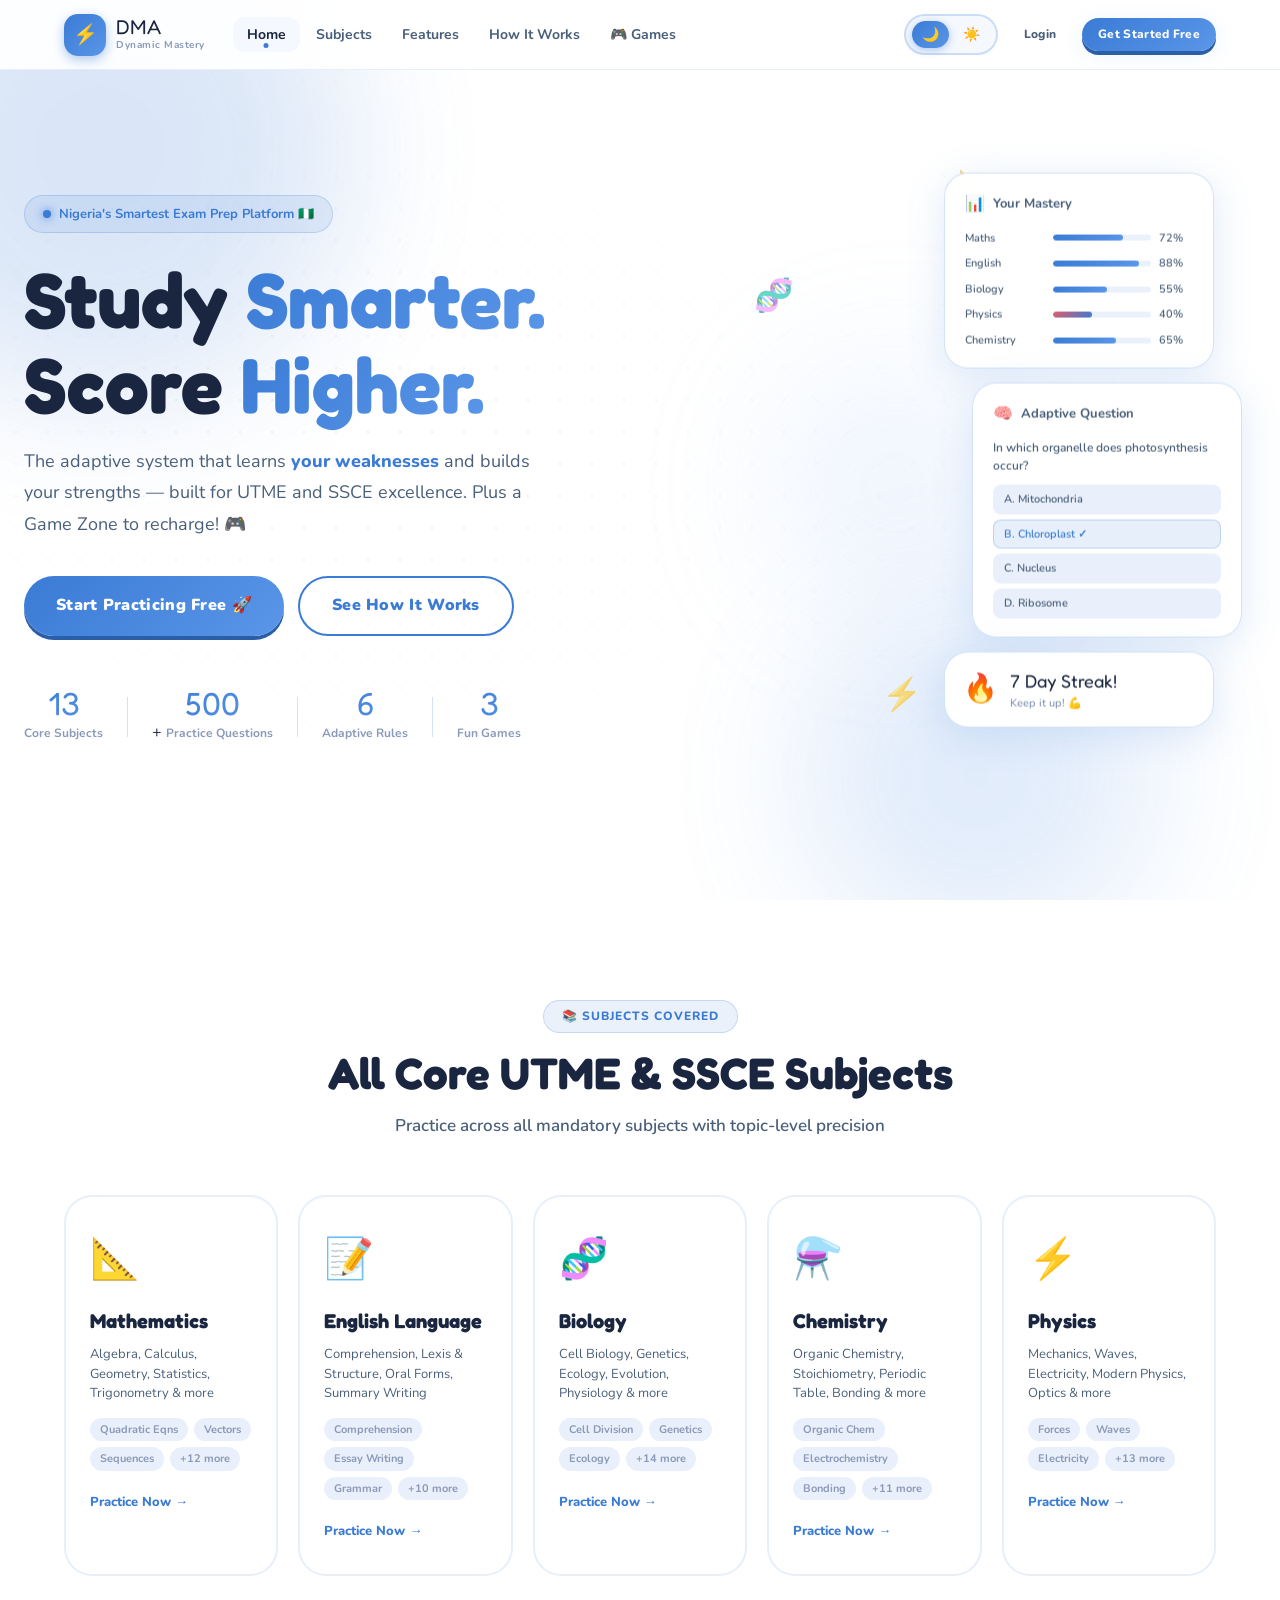
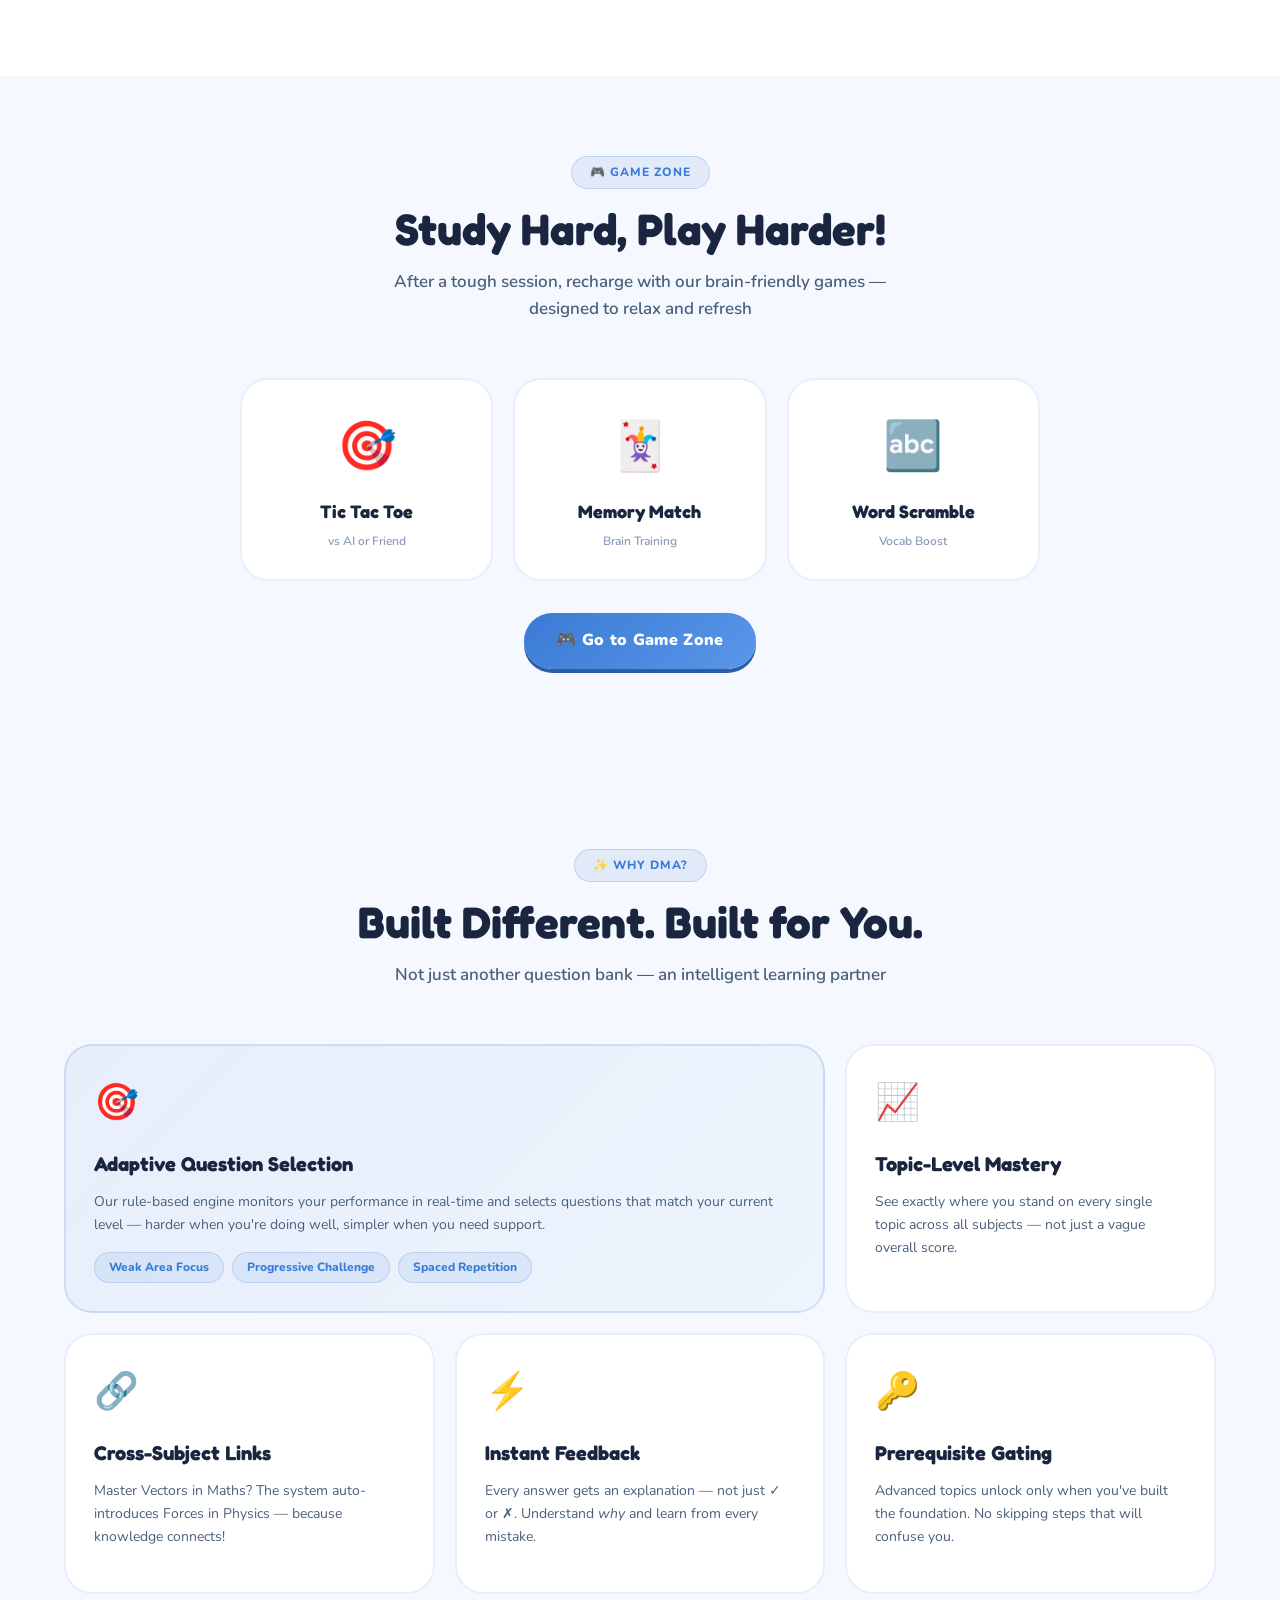
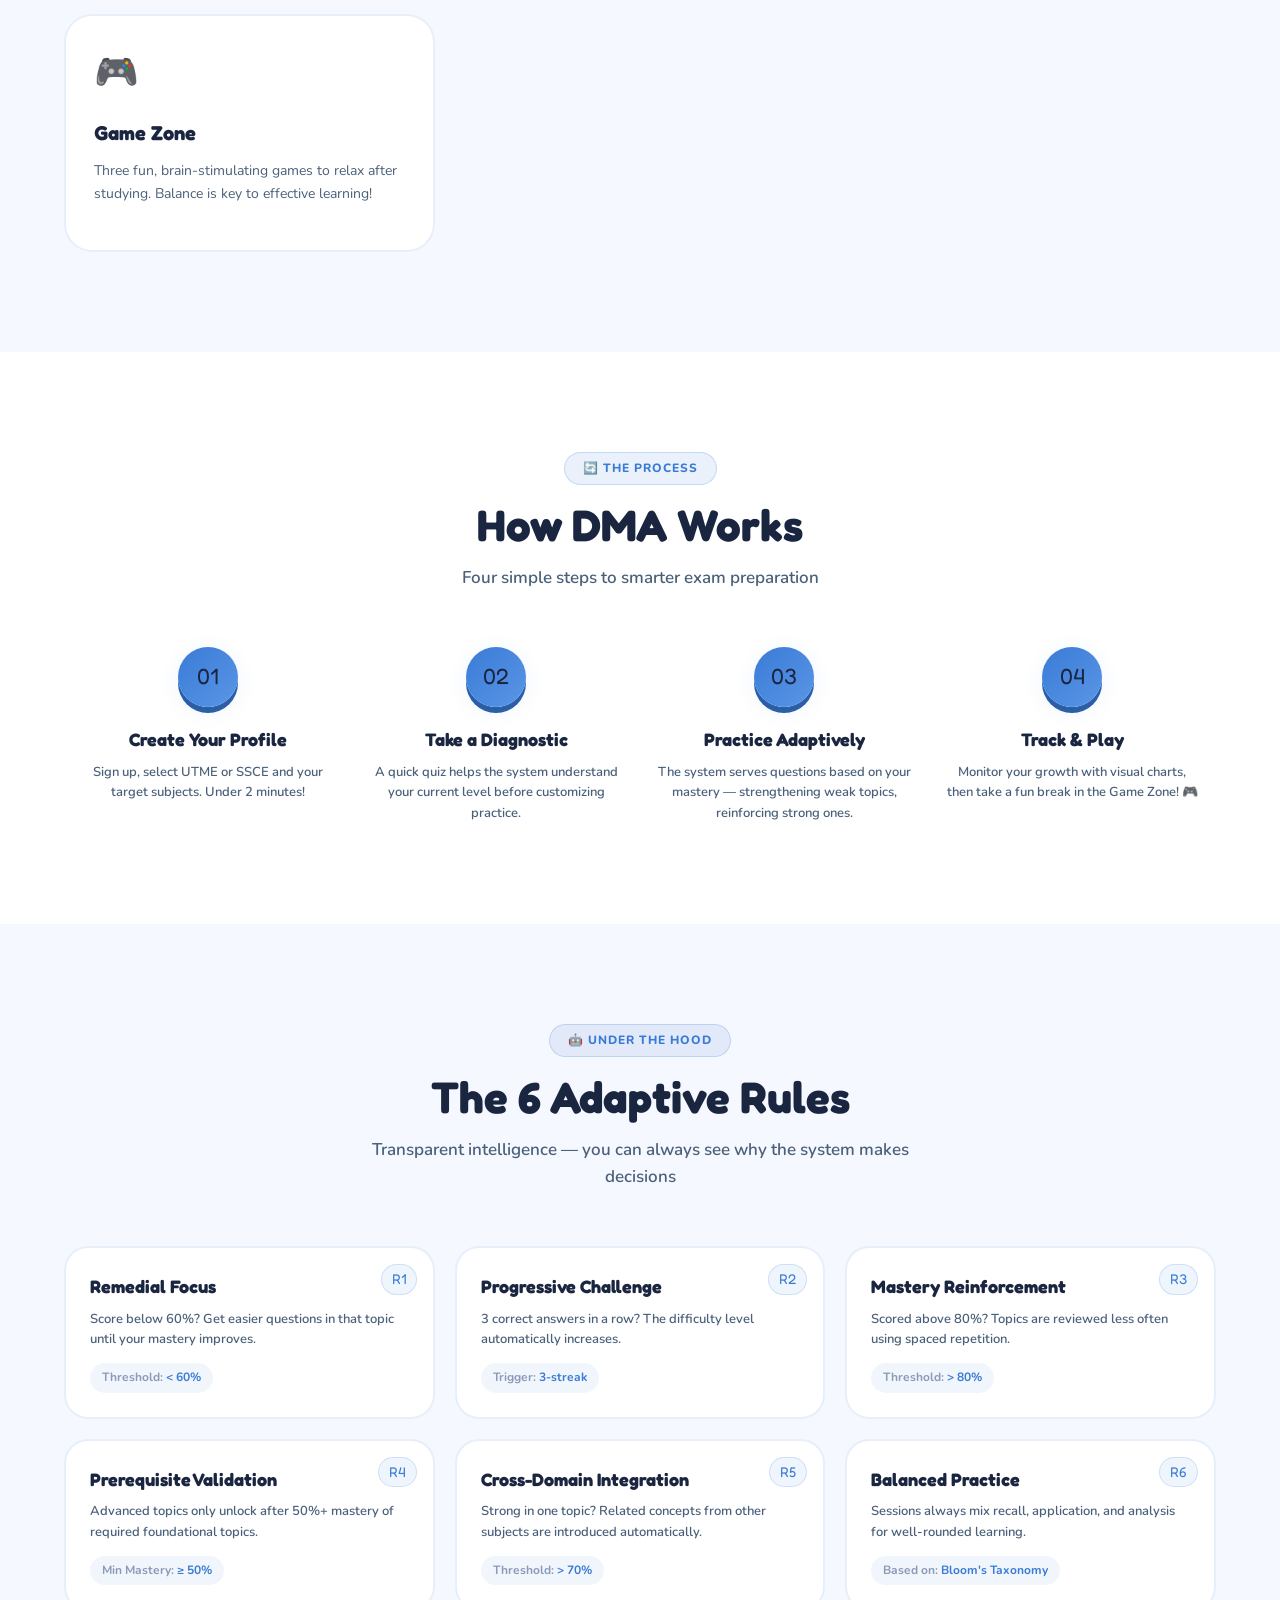
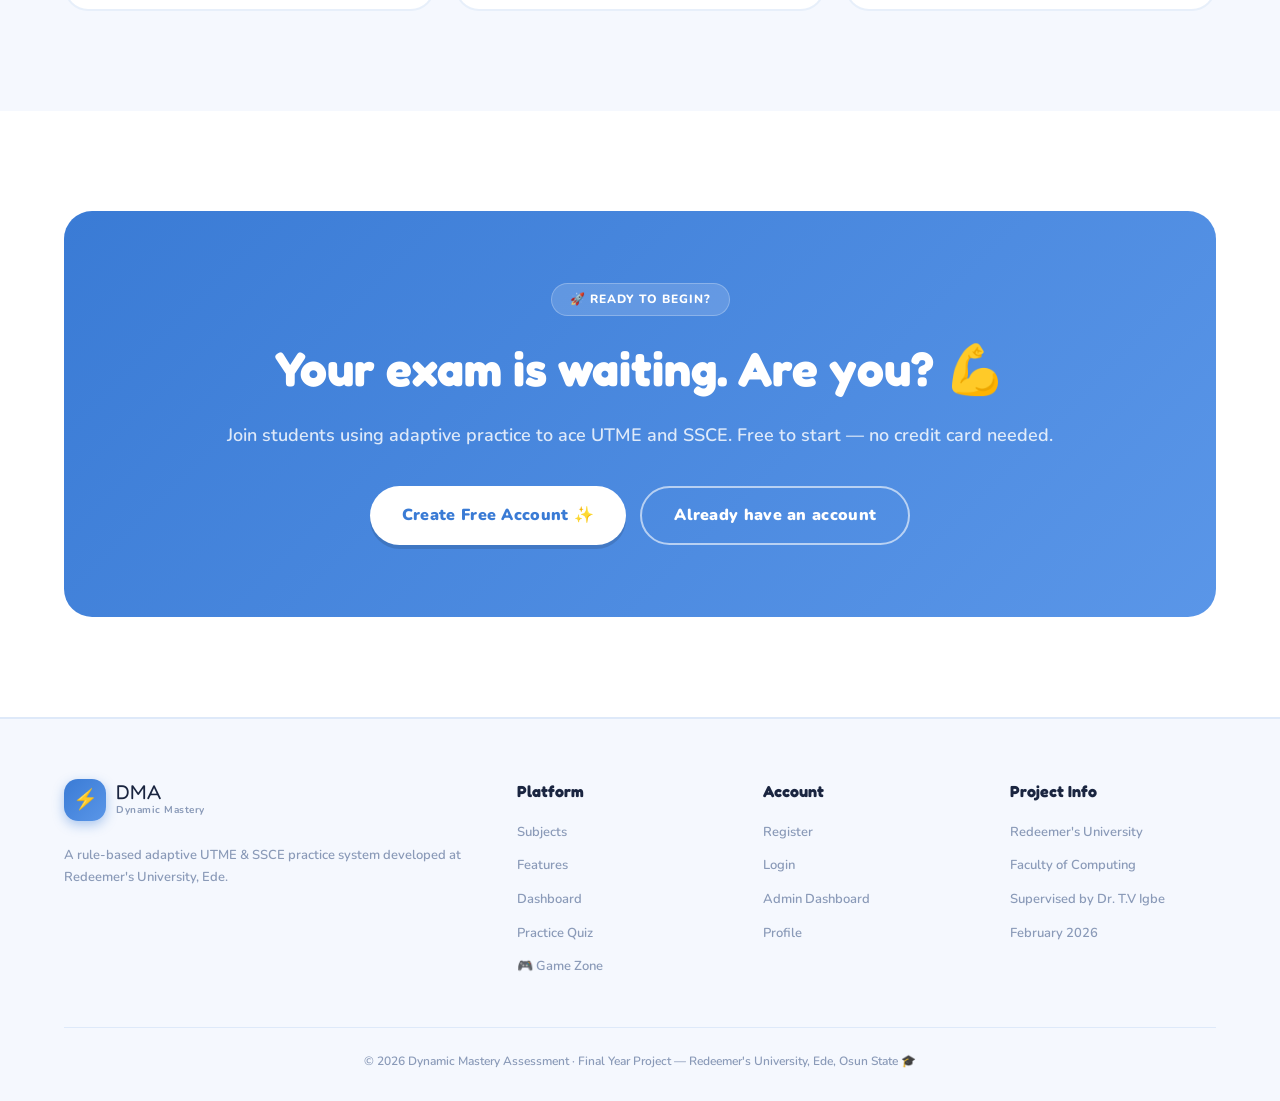
<file: index.html>
<!DOCTYPE html>
<html lang="en">
<head>
  <meta charset="UTF-8"/>
  <meta name="viewport" content="width=device-width, initial-scale=1.0"/>
  <title>Dynamic Mastery Assessment | UTME & SSCE Practice</title>
  <link rel="stylesheet" href="style.css"/>
  <link rel="preconnect" href="https://fonts.googleapis.com">
  <link href="https://fonts.googleapis.com/css2?family=Nunito:wght@400;500;600;700;800;900&family=Fredoka+One&display=swap" rel="stylesheet">
</head>
<body>

<!-- ═══ NAVBAR ═══ -->
<nav class="navbar" id="navbar">
  <div class="nav-container">
    <a href="index.html" class="nav-logo">
      <div class="logo-icon">⚡</div>
      <div class="logo-text">
        <span class="logo-main">DMA</span>
        <span class="logo-sub">Dynamic Mastery</span>
      </div>
    </a>
    <ul class="nav-links" id="navLinks">
      <li><a href="#home" class="nav-link active">Home</a></li>
      <li><a href="#subjects" class="nav-link">Subjects</a></li>
      <li><a href="#features" class="nav-link">Features</a></li>
      <li><a href="#how-it-works" class="nav-link">How It Works</a></li>
      <li><a href="games.html" class="nav-link">🎮 Games</a></li>
    </ul>
    <div class="nav-actions">
      <button class="theme-toggle" id="themeToggle" title="Toggle theme">
        <span class="toggle-option active" id="darkOpt">🌙</span>
        <span class="toggle-option" id="lightOpt">☀️</span>
      </button>
      <a href="login.html" class="btn btn-ghost btn-sm nav-btn-hide">Login</a>
      <a href="register.html" class="btn btn-primary btn-sm nav-btn-hide">Get Started Free</a>
    </div>
    <button class="hamburger" id="hamburger" aria-label="Open menu">
      <span></span><span></span><span></span>
    </button>
  </div>
</nav>

<!-- RIGHT-SIDE MOBILE DRAWER -->
<div class="mobile-nav-overlay" id="mobileNavOverlay"></div>
<div class="mobile-nav-drawer" id="mobileNavDrawer">
  <div class="mnd-header">
    <div class="nav-logo">
      <div class="logo-icon">⚡</div>
      <div class="logo-text"><span class="logo-main">DMA</span></div>
    </div>
    <button class="mnd-close" id="mndClose">✕</button>
  </div>
  <a href="#home" class="mnd-link active"><span class="mnd-icon">🏠</span> Home</a>
  <a href="#subjects" class="mnd-link"><span class="mnd-icon">📚</span> Subjects</a>
  <a href="#features" class="mnd-link"><span class="mnd-icon">✨</span> Features</a>
  <a href="#how-it-works" class="mnd-link"><span class="mnd-icon">🔄</span> How It Works</a>
  <a href="games.html" class="mnd-link"><span class="mnd-icon">🎮</span> Game Zone</a>
  <div class="mnd-divider"></div>
  <div style="padding: 8px 16px; display:flex; align-items:center; gap:10px;">
    <span style="font-size:13px;font-weight:700;color:var(--text-3)">Theme:</span>
    <button class="theme-toggle" style="margin-left:0">
      <span class="toggle-option active" id="darkOpt">🌙</span>
      <span class="toggle-option" id="lightOpt">☀️</span>
    </button>
  </div>
  <div class="mnd-actions">
    <a href="login.html" class="btn btn-outline btn-full">Login</a>
    <a href="register.html" class="btn btn-primary btn-full">Get Started Free</a>
  </div>
</div>

<!-- ═══ HERO ═══ -->
<section class="hero" id="home">
  <div class="hero-blob hero-blob-1"></div>
  <div class="hero-blob hero-blob-2"></div>
  <div class="hero-blob hero-blob-3"></div>
  <div class="hero-dots"></div>
  <!-- Floating decorative emojis -->
  <span class="hero-emoji he-1">📐</span>
  <span class="hero-emoji he-2">⚗️</span>
  <span class="hero-emoji he-3">🧬</span>
  <span class="hero-emoji he-4">⚡</span>

  <div class="hero-container">
    <div class="hero-badge">
      <span class="badge-dot"></span>
      <span>Nigeria's Smartest Exam Prep Platform 🇳🇬</span>
    </div>
    <h1 class="hero-title">
      Study <span class="text-gradient">Smarter.</span><br/>
      Score <span class="text-gradient">Higher.</span>
    </h1>
    <p class="hero-desc">
      The adaptive system that learns <em>your weaknesses</em> and builds your strengths — 
      built for UTME and SSCE excellence. Plus a Game Zone to recharge! 🎮
    </p>
    <div class="hero-actions">
      <a href="register.html" class="btn btn-fun btn-lg">
        Start Practicing Free 🚀
      </a>
      <a href="#how-it-works" class="btn btn-outline btn-lg">See How It Works</a>
    </div>
    <div class="hero-stats">
      <div class="stat">
        <span class="stat-num" data-target="13">0</span>
        <span class="stat-label">Core Subjects</span>
      </div>
      <div class="stat-divider"></div>
      <div class="stat">
        <span class="stat-num" data-target="500">0</span>+
        <span class="stat-label">Practice Questions</span>
      </div>
      <div class="stat-divider"></div>
      <div class="stat">
        <span class="stat-num" data-target="6">0</span>
        <span class="stat-label">Adaptive Rules</span>
      </div>
      <div class="stat-divider"></div>
      <div class="stat">
        <span class="stat-num" data-target="3">0</span>
        <span class="stat-label">Fun Games</span>
      </div>
    </div>
  </div>

  <div class="hero-visual">
    <div class="floating-card card-mastery">
      <div class="fc-header"><span class="fc-icon">📊</span><span>Your Mastery</span></div>
      <div class="mastery-bars">
        <div class="mbar"><span>Maths</span><div class="mbar-track"><div class="mbar-fill" style="--w:72%"></div></div><span>72%</span></div>
        <div class="mbar"><span>English</span><div class="mbar-track"><div class="mbar-fill" style="--w:88%"></div></div><span>88%</span></div>
        <div class="mbar"><span>Biology</span><div class="mbar-track"><div class="mbar-fill" style="--w:55%"></div></div><span>55%</span></div>
        <div class="mbar"><span>Physics</span><div class="mbar-track"><div class="mbar-fill mbar-warn" style="--w:40%"></div></div><span>40%</span></div>
        <div class="mbar"><span>Chemistry</span><div class="mbar-track"><div class="mbar-fill" style="--w:65%"></div></div><span>65%</span></div>
      </div>
    </div>
    <div class="floating-card card-question">
      <div class="fc-header"><span class="fc-icon">🧠</span><span>Adaptive Question</span></div>
      <p class="q-text">In which organelle does photosynthesis occur?</p>
      <div class="q-options">
        <div class="q-opt">A. Mitochondria</div>
        <div class="q-opt q-correct">B. Chloroplast ✓</div>
        <div class="q-opt">C. Nucleus</div>
        <div class="q-opt">D. Ribosome</div>
      </div>
    </div>
    <div class="floating-card card-streak">
      <span class="streak-icon">🔥</span>
      <div><div class="streak-num">7 Day Streak!</div><div class="streak-sub">Keep it up! 💪</div></div>
    </div>
  </div>
</section>

<!-- ═══ SUBJECTS ═══ -->
<section class="subjects-section" id="subjects">
  <div class="container">
    <div class="section-header">
      <span class="section-tag">📚 Subjects Covered</span>
      <h2>All Core UTME & SSCE Subjects</h2>
      <p>Practice across all mandatory subjects with topic-level precision</p>
    </div>
    <div class="subjects-grid">
      <div class="subject-card" data-subject="maths">
        <span class="sub-icon">📐</span>
        <h3>Mathematics</h3>
        <p>Algebra, Calculus, Geometry, Statistics, Trigonometry & more</p>
        <div class="sub-topics"><span>Quadratic Eqns</span><span>Vectors</span><span>Sequences</span><span>+12 more</span></div>
        <a href="dashboard.html" class="sub-cta">Practice Now →</a>
      </div>
      <div class="subject-card" data-subject="english">
        <span class="sub-icon">📝</span>
        <h3>English Language</h3>
        <p>Comprehension, Lexis & Structure, Oral Forms, Summary Writing</p>
        <div class="sub-topics"><span>Comprehension</span><span>Essay Writing</span><span>Grammar</span><span>+10 more</span></div>
        <a href="dashboard.html" class="sub-cta">Practice Now →</a>
      </div>
      <div class="subject-card" data-subject="biology">
        <span class="sub-icon">🧬</span>
        <h3>Biology</h3>
        <p>Cell Biology, Genetics, Ecology, Evolution, Physiology & more</p>
        <div class="sub-topics"><span>Cell Division</span><span>Genetics</span><span>Ecology</span><span>+14 more</span></div>
        <a href="dashboard.html" class="sub-cta">Practice Now →</a>
      </div>
      <div class="subject-card" data-subject="chemistry">
        <span class="sub-icon">⚗️</span>
        <h3>Chemistry</h3>
        <p>Organic Chemistry, Stoichiometry, Periodic Table, Bonding & more</p>
        <div class="sub-topics"><span>Organic Chem</span><span>Electrochemistry</span><span>Bonding</span><span>+11 more</span></div>
        <a href="dashboard.html" class="sub-cta">Practice Now →</a>
      </div>
      <div class="subject-card" data-subject="physics">
        <span class="sub-icon">⚡</span>
        <h3>Physics</h3>
        <p>Mechanics, Waves, Electricity, Modern Physics, Optics & more</p>
        <div class="sub-topics"><span>Forces</span><span>Waves</span><span>Electricity</span><span>+13 more</span></div>
        <a href="dashboard.html" class="sub-cta">Practice Now →</a>
      </div>
    </div>
  </div>
</section>

<!-- ═══ GAME ZONE TEASER ═══ -->
<section style="padding:80px 0;background:var(--bg-2);">
  <div class="container">
    <div class="section-header">
      <span class="section-tag">🎮 Game Zone</span>
      <h2>Study Hard, Play Harder!</h2>
      <p>After a tough session, recharge with our brain-friendly games — designed to relax and refresh</p>
    </div>
    <div class="game-zone-teaser-grid" style="display:grid;grid-template-columns:repeat(3,1fr);gap:20px;max-width:800px;margin:0 auto;">
      <a href="games.html" style="background:var(--surface);border:2.5px solid var(--border);border-radius:var(--radius-xl);padding:28px;text-align:center;transition:all .3s cubic-bezier(.34,1.56,.64,1);display:block;cursor:pointer;" onmouseover="this.style.transform='translateY(-8px) scale(1.04)';this.style.borderColor='var(--secondary)'" onmouseout="this.style.transform='';this.style.borderColor=''">
        <div style="font-size:48px;margin-bottom:12px;">🎯</div>
        <h3 style="font-family:var(--font-display);font-size:18px;margin-bottom:6px;">Tic Tac Toe</h3>
        <p style="font-size:12px;color:var(--text-3);font-weight:600;">vs AI or Friend</p>
      </a>
      <a href="games.html" style="background:var(--surface);border:2.5px solid var(--border);border-radius:var(--radius-xl);padding:28px;text-align:center;transition:all .3s cubic-bezier(.34,1.56,.64,1);display:block;" onmouseover="this.style.transform='translateY(-8px) scale(1.04)';this.style.borderColor='var(--accent-green)'" onmouseout="this.style.transform='';this.style.borderColor=''">
        <div style="font-size:48px;margin-bottom:12px;">🃏</div>
        <h3 style="font-family:var(--font-display);font-size:18px;margin-bottom:6px;">Memory Match</h3>
        <p style="font-size:12px;color:var(--text-3);font-weight:600;">Brain Training</p>
      </a>
      <a href="games.html" style="background:var(--surface);border:2.5px solid var(--border);border-radius:var(--radius-xl);padding:28px;text-align:center;transition:all .3s cubic-bezier(.34,1.56,.64,1);display:block;" onmouseover="this.style.transform='translateY(-8px) scale(1.04)';this.style.borderColor='var(--accent-orange)'" onmouseout="this.style.transform='';this.style.borderColor=''">
        <div style="font-size:48px;margin-bottom:12px;">🔤</div>
        <h3 style="font-family:var(--font-display);font-size:18px;margin-bottom:6px;">Word Scramble</h3>
        <p style="font-size:12px;color:var(--text-3);font-weight:600;">Vocab Boost</p>
      </a>
    </div>
    <div style="text-align:center;margin-top:32px;">
      <a href="games.html" class="btn btn-fun btn-lg">🎮 Go to Game Zone</a>
    </div>
  </div>
</section>

<!-- ═══ FEATURES ═══ -->
<section class="features-section" id="features">
  <div class="container">
    <div class="section-header">
      <span class="section-tag">✨ Why DMA?</span>
      <h2>Built Different. Built for You.</h2>
      <p>Not just another question bank — an intelligent learning partner</p>
    </div>
    <div class="features-grid">
      <div class="feature-card feature-big">
        <div><span class="feat-icon">🎯</span></div>
        <h3>Adaptive Question Selection</h3>
        <p>Our rule-based engine monitors your performance in real-time and selects questions that match your current level — harder when you're doing well, simpler when you need support.</p>
        <div class="feat-rule-chips">
          <span class="chip chip-red">Weak Area Focus</span>
          <span class="chip chip-green">Progressive Challenge</span>
          <span class="chip chip-blue">Spaced Repetition</span>
        </div>
      </div>
      <div class="feature-card"><span class="feat-icon">📈</span><h3>Topic-Level Mastery</h3><p>See exactly where you stand on every single topic across all subjects — not just a vague overall score.</p></div>
      <div class="feature-card"><span class="feat-icon">🔗</span><h3>Cross-Subject Links</h3><p>Master Vectors in Maths? The system auto-introduces Forces in Physics — because knowledge connects!</p></div>
      <div class="feature-card"><span class="feat-icon">⚡</span><h3>Instant Feedback</h3><p>Every answer gets an explanation — not just ✓ or ✗. Understand <em>why</em> and learn from every mistake.</p></div>
      <div class="feature-card"><span class="feat-icon">🔑</span><h3>Prerequisite Gating</h3><p>Advanced topics unlock only when you've built the foundation. No skipping steps that will confuse you.</p></div>
      <div class="feature-card"><span class="feat-icon">🎮</span><h3>Game Zone</h3><p>Three fun, brain-stimulating games to relax after studying. Balance is key to effective learning!</p></div>
    </div>
  </div>
</section>

<!-- ═══ HOW IT WORKS ═══ -->
<section class="how-it-works" id="how-it-works">
  <div class="container">
    <div class="section-header">
      <span class="section-tag">🔄 The Process</span>
      <h2>How DMA Works</h2>
      <p>Four simple steps to smarter exam preparation</p>
    </div>
    <div class="steps-container">
      <div class="step">
        <div class="step-number">01</div>
        <h3>Create Your Profile</h3>
        <p>Sign up, select UTME or SSCE and your target subjects. Under 2 minutes!</p>
      </div>
      <div class="step-line"></div>
      <div class="step">
        <div class="step-number">02</div>
        <h3>Take a Diagnostic</h3>
        <p>A quick quiz helps the system understand your current level before customizing practice.</p>
      </div>
      <div class="step-line"></div>
      <div class="step">
        <div class="step-number">03</div>
        <h3>Practice Adaptively</h3>
        <p>The system serves questions based on your mastery — strengthening weak topics, reinforcing strong ones.</p>
      </div>
      <div class="step-line"></div>
      <div class="step">
        <div class="step-number">04</div>
        <h3>Track & Play</h3>
        <p>Monitor your growth with visual charts, then take a fun break in the Game Zone! 🎮</p>
      </div>
    </div>
  </div>
</section>

<!-- ═══ RULES ═══ -->
<section class="rules-section">
  <div class="container">
    <div class="section-header">
      <span class="section-tag">🤖 Under The Hood</span>
      <h2>The 6 Adaptive Rules</h2>
      <p>Transparent intelligence — you can always see why the system makes decisions</p>
    </div>
    <div class="rules-grid">
      <div class="rule-card"><div class="rule-number">R1</div><h4>Remedial Focus</h4><p>Score below 60%? Get easier questions in that topic until your mastery improves.</p><div class="rule-threshold"><span>Threshold:</span> &lt; 60%</div></div>
      <div class="rule-card"><div class="rule-number">R2</div><h4>Progressive Challenge</h4><p>3 correct answers in a row? The difficulty level automatically increases.</p><div class="rule-threshold"><span>Trigger:</span> 3-streak</div></div>
      <div class="rule-card"><div class="rule-number">R3</div><h4>Mastery Reinforcement</h4><p>Scored above 80%? Topics are reviewed less often using spaced repetition.</p><div class="rule-threshold"><span>Threshold:</span> &gt; 80%</div></div>
      <div class="rule-card"><div class="rule-number">R4</div><h4>Prerequisite Validation</h4><p>Advanced topics only unlock after 50%+ mastery of required foundational topics.</p><div class="rule-threshold"><span>Min Mastery:</span> ≥ 50%</div></div>
      <div class="rule-card"><div class="rule-number">R5</div><h4>Cross-Domain Integration</h4><p>Strong in one topic? Related concepts from other subjects are introduced automatically.</p><div class="rule-threshold"><span>Threshold:</span> &gt; 70%</div></div>
      <div class="rule-card"><div class="rule-number">R6</div><h4>Balanced Practice</h4><p>Sessions always mix recall, application, and analysis for well-rounded learning.</p><div class="rule-threshold"><span>Based on:</span> Bloom's Taxonomy</div></div>
    </div>
  </div>
</section>

<!-- ═══ CTA ═══ -->
<section class="cta-section">
  <div class="container">
    <div class="cta-card">
      <span class="section-tag">🚀 Ready to Begin?</span>
      <h2>Your exam is waiting. Are you? 💪</h2>
      <p>Join students using adaptive practice to ace UTME and SSCE. Free to start — no credit card needed.</p>
      <div class="cta-actions">
        <a href="register.html" class="btn btn-white btn-lg">Create Free Account ✨</a>
        <a href="login.html" class="btn btn-outline-white btn-lg">Already have an account</a>
      </div>
    </div>
  </div>
</section>

<!-- ═══ FOOTER ═══ -->
<footer class="footer">
  <div class="container">
    <div class="footer-grid">
      <div class="footer-brand">
        <a href="index.html" class="nav-logo" style="margin-bottom:12px;display:inline-flex;">
          <div class="logo-icon">⚡</div>
          <div class="logo-text"><span class="logo-main">DMA</span><span class="logo-sub">Dynamic Mastery</span></div>
        </a>
        <p>A rule-based adaptive UTME & SSCE practice system developed at Redeemer's University, Ede.</p>
      </div>
      <div class="footer-col">
        <h5>Platform</h5>
        <ul>
          <li><a href="#subjects">Subjects</a></li>
          <li><a href="#features">Features</a></li>
          <li><a href="dashboard.html">Dashboard</a></li>
          <li><a href="quiz.html">Practice Quiz</a></li>
          <li><a href="games.html">🎮 Game Zone</a></li>
        </ul>
      </div>
      <div class="footer-col">
        <h5>Account</h5>
        <ul>
          <li><a href="register.html">Register</a></li>
          <li><a href="login.html">Login</a></li>
          <li><a href="admin.html">Admin Dashboard</a></li>
          <li><a href="profile.html">Profile</a></li>
        </ul>
      </div>
      <div class="footer-col">
        <h5>Project Info</h5>
        <ul>
          <li><a href="#">Redeemer's University</a></li>
          <li><a href="#">Faculty of Computing</a></li>
          <li><a href="#">Supervised by Dr. T.V Igbe</a></li>
          <li><a href="#">February 2026</a></li>
        </ul>
      </div>
    </div>
    <div class="footer-bottom">
      <p>© 2026 Dynamic Mastery Assessment · Final Year Project — Redeemer's University, Ede, Osun State 🎓</p>
    </div>
  </div>
</footer>

<script src="app.js"></script>
</body>
</html>
</file>
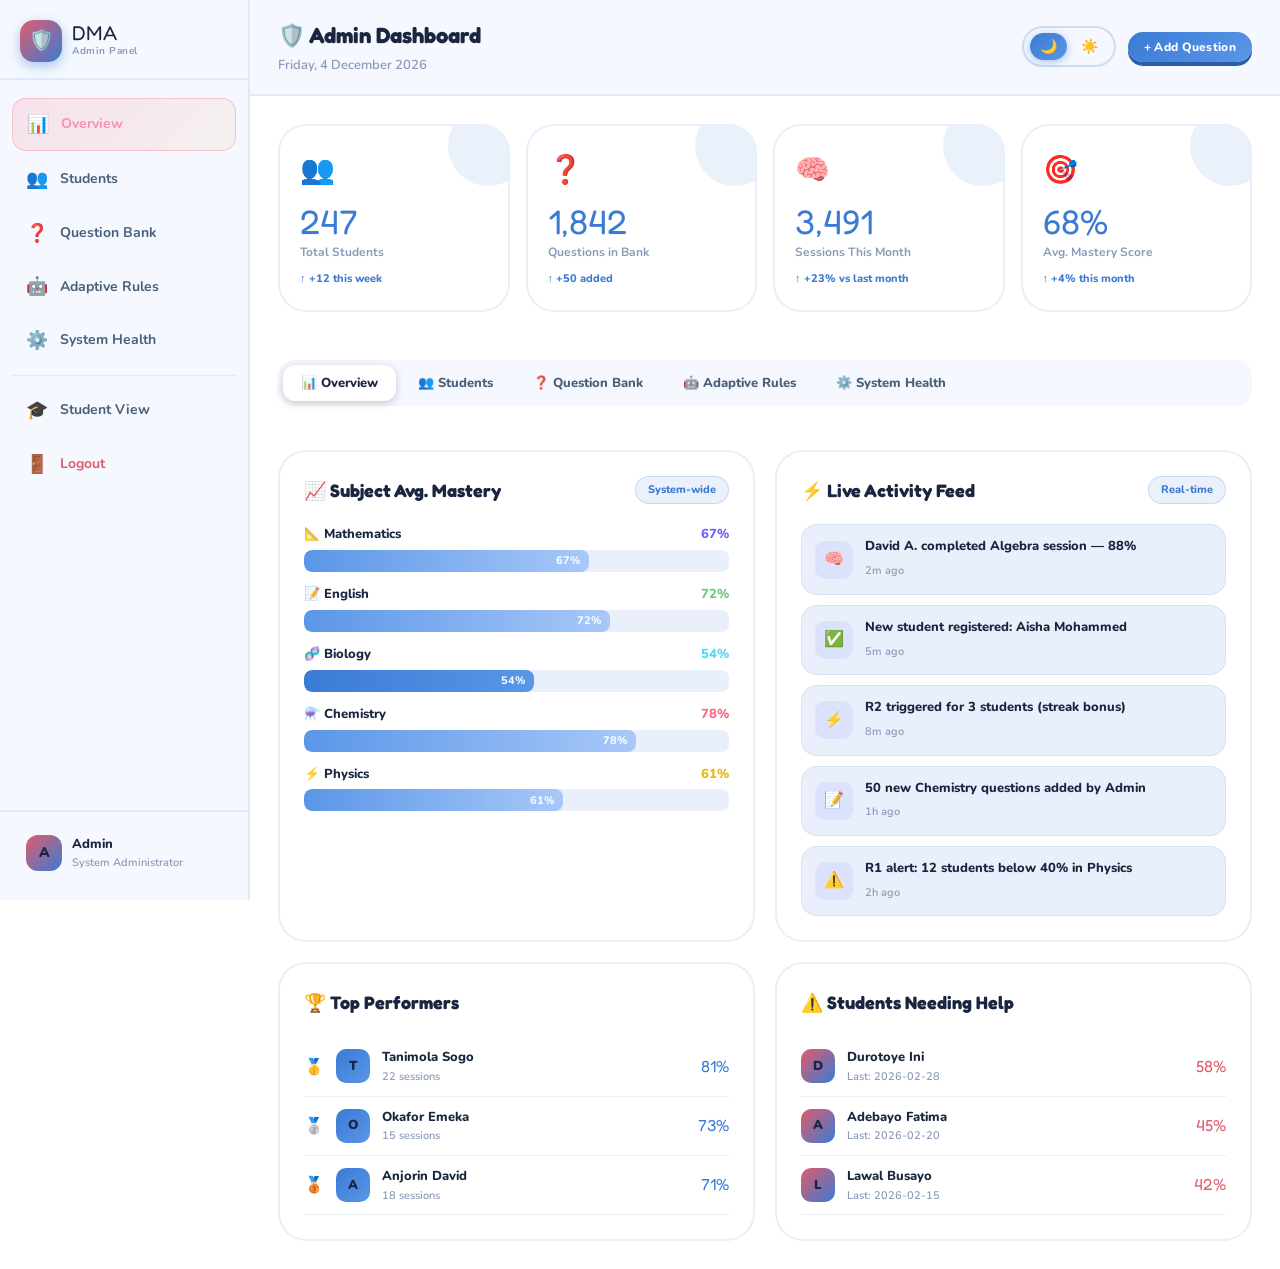
<file: admin.html>
<!DOCTYPE html>
<html lang="en">
<head>
  <meta charset="UTF-8"/>
  <meta name="viewport" content="width=device-width, initial-scale=1.0"/>
  <title>Admin Dashboard | DMA</title>
  <link rel="stylesheet" href="style.css"/>
  <link href="https://fonts.googleapis.com/css2?family=Nunito:wght@400;500;600;700;800;900&family=Fredoka+One&display=swap" rel="stylesheet">
  <style>
    /* ADMIN-SPECIFIC OVERRIDES */
    .admin-sidebar .sn-item.active { background: linear-gradient(135deg,rgba(255,101,132,.15),rgba(255,159,67,.08)); color: #ff8fab; border-color: rgba(255,101,132,.3); }
    .admin-badge { background: var(--grad-warm); color: #fff; font-size: 9px; font-weight: 900; padding: 2px 7px; border-radius: 50px; margin-left: auto; }

    /* ── ADMIN STATS GRID ── */
    .admin-stats { display: grid; grid-template-columns: repeat(4,1fr); gap: 16px; margin-bottom: 24px; }
    .ast-card { background: var(--surface); border: 2px solid var(--border); border-radius: var(--radius-xl); padding: 22px 20px; position: relative; overflow: hidden; transition: all var(--transition); }
    .ast-card:hover { transform: translateY(-4px); box-shadow: var(--shadow-lg); border-color: var(--border-2); }
    .ast-card::before { content: ''; position: absolute; width: 80px; height: 80px; border-radius: 50%; top: -20px; right: -20px; opacity: .1; }
    .ast-purple::before { background: var(--primary); }
    .ast-green::before { background: var(--accent-green); }
    .ast-orange::before { background: var(--accent-orange); }
    .ast-pink::before { background: var(--secondary); }
    .ast-icon { font-size: 28px; margin-bottom: 12px; display: block; }
    .ast-num { font-family: var(--font-display); font-size: 34px; line-height: 1; display: block; margin-bottom: 4px; }
    .ast-lbl { font-size: 12px; font-weight: 700; color: var(--text-3); margin-bottom: 8px; display: block; }
    .ast-trend { font-size: 11px; font-weight: 800; display: flex; align-items: center; gap: 4px; }
    .trend-up { color: var(--accent-green); }
    .trend-dn { color: var(--danger); }

    /* ── TABS ── */
    .admin-tabs { display: flex; gap: 4px; background: var(--surface-2); border-radius: 16px; padding: 5px; margin-bottom: 20px; flex-wrap: wrap; }
    .atab { padding: 9px 18px; border-radius: 12px; font-size: 13px; font-weight: 800; color: var(--text-2); cursor: pointer; transition: all .2s; border: none; background: none; }
    .atab:hover { color: var(--text-1); background: var(--surface-3); }
    .atab.active { background: var(--surface); color: var(--text-1); box-shadow: 0 2px 8px rgba(0,0,0,.2); }

    /* ── TABLE STYLES ── */
    .admin-table-wrap { overflow-x: auto; }
    .admin-table { width: 100%; border-collapse: collapse; }
    .admin-table th { background: var(--bg-3); color: var(--text-2); font-size: 11px; font-weight: 800; text-transform: uppercase; letter-spacing: .8px; padding: 11px 16px; text-align: left; border-bottom: 2px solid var(--border); white-space: nowrap; }
    .admin-table td { padding: 13px 16px; font-size: 13px; font-weight: 700; border-bottom: 1px solid var(--border); vertical-align: middle; }
    .admin-table tr:last-child td { border-bottom: none; }
    .admin-table tr:hover td { background: var(--surface-2); }
    .user-cell { display: flex; align-items: center; gap: 10px; }
    .user-av { width: 34px; height: 34px; border-radius: 10px; background: var(--grad-primary); display: flex; align-items: center; justify-content: center; font-size: 13px; font-weight: 900; flex-shrink: 0; }
    .user-name { font-weight: 800; font-size: 13px; }
    .user-email { font-size: 11px; color: var(--text-3); font-weight: 600; }
    .status-pill { font-size: 11px; font-weight: 800; padding: 3px 10px; border-radius: 50px; white-space: nowrap; }
    .sp-active { background: rgba(107,203,119,.15); color: #6bcb77; }
    .sp-inactive { background: rgba(157,163,204,.1); color: var(--text-3); }
    .sp-flagged { background: rgba(255,101,132,.15); color: #ff8fab; }
    .action-btns { display: flex; gap: 6px; }
    .act-btn { background: var(--bg-3); border: 1.5px solid var(--border-2); border-radius: 8px; padding: 5px 10px; cursor: pointer; font-size: 12px; font-weight: 800; color: var(--text-2); transition: all .2s; }
    .act-btn:hover { border-color: var(--primary); color: var(--primary-light); }
    .act-btn.danger:hover { border-color: var(--danger); color: var(--danger); }

    /* ── RULE MONITOR ── */
    .rule-monitor { display: grid; grid-template-columns: repeat(3,1fr); gap: 14px; }
    .rm-card { background: var(--surface); border: 2px solid var(--border); border-radius: var(--radius-lg); padding: 20px; transition: all var(--transition); }
    .rm-card:hover { border-color: var(--border-2); transform: translateY(-3px); }
    .rm-header { display: flex; align-items: center; justify-content: space-between; margin-bottom: 14px; }
    .rm-rule-num { font-family: var(--font-display); font-size: 13px; background: rgba(108,99,255,.1); color: var(--primary-light); padding: 3px 10px; border-radius: 50px; border: 1px solid rgba(108,99,255,.2); }
    .rm-status-dot { width: 10px; height: 10px; border-radius: 50%; }
    .dot-active { background: var(--accent-green); box-shadow: 0 0 8px var(--accent-green); }
    .rm-title { font-family: var(--font-display); font-size: 16px; margin-bottom: 5px; }
    .rm-desc { font-size: 12px; color: var(--text-3); font-weight: 600; margin-bottom: 12px; line-height: 1.5; }
    .rm-stat { display: flex; justify-content: space-between; padding: 8px 0; border-top: 1px solid var(--border); font-size: 12px; font-weight: 700; }
    .rm-stat-val { color: var(--primary-light); font-weight: 800; }

    /* ── QUESTION BANK ── */
    .qb-filters { display: flex; gap: 10px; flex-wrap: wrap; margin-bottom: 16px; }
    .qb-filter { background: var(--bg-3); border: 1.5px solid var(--border-2); border-radius: 10px; padding: 7px 14px; font-size: 13px; font-weight: 700; color: var(--text-2); cursor: pointer; outline: none; transition: border .2s; }
    .qb-filter:focus { border-color: var(--primary); }
    .diff-badge { font-size: 11px; font-weight: 800; padding: 2px 9px; border-radius: 50px; }
    .diff-easy { background: rgba(107,203,119,.12); color: #6bcb77; }
    .diff-medium { background: rgba(255,211,61,.12); color: #d4a000; }
    .diff-hard { background: rgba(255,101,132,.12); color: #ff8fab; }

    /* ── SYSTEM HEALTH ── */
    .sys-health { display: grid; grid-template-columns: repeat(2,1fr); gap: 16px; }
    .sh-card { background: var(--surface); border: 2px solid var(--border); border-radius: var(--radius-lg); padding: 20px; }
    .sh-title { font-family: var(--font-display); font-size: 16px; margin-bottom: 14px; display: flex; align-items: center; gap: 8px; }
    .sh-metric { display: flex; align-items: center; justify-content: space-between; padding: 8px 0; border-bottom: 1px solid var(--border); font-size: 13px; font-weight: 700; }
    .sh-metric:last-child { border-bottom: none; }
    .sh-val { font-weight: 800; color: var(--primary-light); }
    .sh-bar { height: 4px; background: var(--bg-3); border-radius: 2px; overflow: hidden; width: 80px; }
    .sh-bar-fill { height: 100%; border-radius: 2px; }

    /* ── ADD QUESTION MODAL ── */
    .modal-overlay { position: fixed; inset: 0; background: rgba(0,0,0,.6); backdrop-filter: blur(6px); z-index: 2000; display: flex; align-items: center; justify-content: center; padding: 16px; }
    .modal-box { background: var(--bg-2); border: 2px solid var(--border-2); border-radius: var(--radius-xl); padding: 28px; width: 100%; max-width: 600px; max-height: 90vh; overflow-y: auto; animation: popIn .3s ease; }
    .modal-header { display: flex; justify-content: space-between; align-items: center; margin-bottom: 24px; }
    .modal-header h2 { font-family: var(--font-display); font-size: 22px; }
    .modal-close { background: var(--surface-2); border: none; font-size: 18px; padding: 6px 10px; border-radius: 10px; cursor: pointer; color: var(--text-1); transition: background .2s; }
    .modal-close:hover { background: var(--danger); }
    .modal-form { display: flex; flex-direction: column; gap: 16px; }
    .mf-group { display: flex; flex-direction: column; gap: 6px; }
    .mf-group label { font-size: 12px; font-weight: 800; color: var(--text-2); }
    .mf-group input, .mf-group select, .mf-group textarea { background: var(--surface); border: 2px solid var(--border-2); border-radius: 12px; padding: 10px 14px; font-size: 14px; font-weight: 600; color: var(--text-1); outline: none; transition: border .2s; font-family: var(--font); }
    .mf-group input:focus, .mf-group select:focus, .mf-group textarea:focus { border-color: var(--primary); }
    .mf-group textarea { resize: vertical; min-height: 80px; }
    .mf-row { display: grid; grid-template-columns: 1fr 1fr; gap: 14px; }
    .correct-option-marker { font-size: 11px; font-weight: 800; color: var(--accent-green); background: rgba(107,203,119,.12); padding: 2px 8px; border-radius: 50px; margin-left: 6px; }

    @media(max-width:1100px){ .admin-stats{grid-template-columns:repeat(2,1fr)} .rule-monitor{grid-template-columns:repeat(2,1fr)} .sys-health{grid-template-columns:1fr} }
    @media(max-width:600px){ .admin-stats{grid-template-columns:1fr 1fr} .rule-monitor{grid-template-columns:1fr} .admin-tabs{gap:3px} .atab{padding:8px 12px;font-size:12px} }
  </style>
</head>
<body class="dashboard-body">

<div class="sidebar-overlay" id="sidebarOverlay"></div>
<aside class="sidebar admin-sidebar" id="sidebar">
  <div class="sidebar-logo">
    <div class="logo-icon" style="background:var(--grad-warm)">🛡️</div>
    <div class="logo-text"><span class="logo-main">DMA</span><span class="logo-sub">Admin Panel</span></div>
  </div>
  <nav class="sidebar-nav">
    <a href="admin.html" class="sn-item active"><span class="sn-icon">📊</span><span>Overview</span></a>
    <a href="#" class="sn-item" onclick="switchTab('students');return false"><span class="sn-icon">👥</span><span>Students</span></a>
    <a href="#" class="sn-item" onclick="switchTab('questions');return false"><span class="sn-icon">❓</span><span>Question Bank</span></a>
    <a href="#" class="sn-item" onclick="switchTab('rules');return false"><span class="sn-icon">🤖</span><span>Adaptive Rules</span></a>
    <a href="#" class="sn-item" onclick="switchTab('system');return false"><span class="sn-icon">⚙️</span><span>System Health</span></a>
    <div style="margin-top:6px;padding-top:6px;border-top:1px solid var(--border)"></div>
    <a href="dashboard.html" class="sn-item"><span class="sn-icon">🎓</span><span>Student View</span></a>
    <a href="login.html" class="sn-item sn-logout"><span class="sn-icon">🚪</span><span>Logout</span></a>
  </nav>
  <div class="sidebar-bottom">
    <div class="sidebar-user">
      <div class="su-avatar" style="background:var(--grad-warm)">A</div>
      <div class="su-info"><span class="su-name">Admin</span><span class="su-type">System Administrator</span></div>
    </div>
  </div>
</aside>

<main class="dashboard-main">
  <header class="dash-header">
    <button class="sidebar-toggle" id="sidebarToggle">☰</button>
    <div class="dash-header-content">
      <h1 class="dash-welcome">🛡️ Admin Dashboard</h1>
      <p class="dash-date" id="adminDate"></p>
    </div>
    <div class="dash-header-actions">
      <button class="theme-toggle" id="themeToggle">
        <span class="toggle-option active" id="darkOpt">🌙</span>
        <span class="toggle-option" id="lightOpt">☀️</span>
      </button>
      <button class="btn btn-fun btn-sm" onclick="openAddQuestion()">+ Add Question</button>
    </div>
  </header>

  <div class="dash-content">

    <!-- SYSTEM-WIDE STATS -->
    <div class="admin-stats">
      <div class="ast-card ast-purple">
        <span class="ast-icon">👥</span>
        <span class="ast-num" style="color:var(--primary)">247</span>
        <span class="ast-lbl">Total Students</span>
        <span class="ast-trend trend-up">↑ +12 this week</span>
      </div>
      <div class="ast-card ast-green">
        <span class="ast-icon">❓</span>
        <span class="ast-num" style="color:var(--accent-green)">1,842</span>
        <span class="ast-lbl">Questions in Bank</span>
        <span class="ast-trend trend-up">↑ +50 added</span>
      </div>
      <div class="ast-card ast-orange">
        <span class="ast-icon">🧠</span>
        <span class="ast-num" style="color:var(--accent-orange)">3,491</span>
        <span class="ast-lbl">Sessions This Month</span>
        <span class="ast-trend trend-up">↑ +23% vs last month</span>
      </div>
      <div class="ast-card ast-pink">
        <span class="ast-icon">🎯</span>
        <span class="ast-num" style="color:var(--secondary)">68%</span>
        <span class="ast-lbl">Avg. Mastery Score</span>
        <span class="ast-trend trend-up">↑ +4% this month</span>
      </div>
    </div>

    <!-- TABS -->
    <div class="admin-tabs">
      <button class="atab active" id="tab-overview" onclick="switchTab('overview')">📊 Overview</button>
      <button class="atab" id="tab-students" onclick="switchTab('students')">👥 Students</button>
      <button class="atab" id="tab-questions" onclick="switchTab('questions')">❓ Question Bank</button>
      <button class="atab" id="tab-rules" onclick="switchTab('rules')">🤖 Adaptive Rules</button>
      <button class="atab" id="tab-system" onclick="switchTab('system')">⚙️ System Health</button>
    </div>

    <!-- TAB: OVERVIEW -->
    <div id="tabContent-overview">
      <div style="display:grid;grid-template-columns:1fr 1fr;gap:20px;margin-bottom:20px">

        <!-- Subject performance summary -->
        <div class="dash-card">
          <div class="dc-header"><h2>📈 Subject Avg. Mastery</h2><span class="dc-tag">System-wide</span></div>
          <div style="display:flex;flex-direction:column;gap:12px">
            <div style="display:flex;flex-direction:column;gap:5px">
              <div style="display:flex;justify-content:space-between;font-size:13px;font-weight:800"><span>📐 Mathematics</span><span style="color:#6c63ff">67%</span></div>
              <div class="mc-bar-track"><div class="mc-bar-fill mc-yellow" style="width:67%">67%</div></div>
            </div>
            <div style="display:flex;flex-direction:column;gap:5px">
              <div style="display:flex;justify-content:space-between;font-size:13px;font-weight:800"><span>📝 English</span><span style="color:#6bcb77">72%</span></div>
              <div class="mc-bar-track"><div class="mc-bar-fill mc-yellow" style="width:72%">72%</div></div>
            </div>
            <div style="display:flex;flex-direction:column;gap:5px">
              <div style="display:flex;justify-content:space-between;font-size:13px;font-weight:800"><span>🧬 Biology</span><span style="color:#48dbfb">54%</span></div>
              <div class="mc-bar-track"><div class="mc-bar-fill mc-orange" style="width:54%">54%</div></div>
            </div>
            <div style="display:flex;flex-direction:column;gap:5px">
              <div style="display:flex;justify-content:space-between;font-size:13px;font-weight:800"><span>⚗️ Chemistry</span><span style="color:#ff6584">78%</span></div>
              <div class="mc-bar-track"><div class="mc-bar-fill mc-yellow" style="width:78%">78%</div></div>
            </div>
            <div style="display:flex;flex-direction:column;gap:5px">
              <div style="display:flex;justify-content:space-between;font-size:13px;font-weight:800"><span>⚡ Physics</span><span style="color:#e6b800">61%</span></div>
              <div class="mc-bar-track"><div class="mc-bar-fill mc-yellow" style="width:61%">61%</div></div>
            </div>
          </div>
        </div>

        <!-- Recent activity feed -->
        <div class="dash-card">
          <div class="dc-header"><h2>⚡ Live Activity Feed</h2><span class="dc-tag">Real-time</span></div>
          <div class="activity-list" id="adminActivityFeed"></div>
        </div>
      </div>

      <!-- Top performers & at-risk -->
      <div style="display:grid;grid-template-columns:1fr 1fr;gap:20px">
        <div class="dash-card">
          <div class="dc-header"><h2>🏆 Top Performers</h2></div>
          <div id="topPerformers"></div>
        </div>
        <div class="dash-card">
          <div class="dc-header"><h2>⚠️ Students Needing Help</h2></div>
          <div id="atRiskStudents"></div>
        </div>
      </div>
    </div>

    <!-- TAB: STUDENTS -->
    <div id="tabContent-students" class="hidden">
      <div class="dash-card">
        <div class="dc-header">
          <h2>👥 All Students</h2>
          <div style="display:flex;gap:8px">
            <input type="text" placeholder="🔍 Search students..." style="background:var(--bg-3);border:1.5px solid var(--border-2);border-radius:10px;padding:7px 14px;font-size:13px;color:var(--text-1);outline:none;font-weight:600;width:180px" id="studentSearch" oninput="filterStudents()">
            <button class="btn btn-primary btn-sm">+ Add Student</button>
          </div>
        </div>
        <div class="admin-table-wrap">
          <table class="admin-table">
            <thead><tr>
              <th>Student</th><th>Exam Type</th><th>Sessions</th><th>Avg. Score</th><th>Last Active</th><th>Status</th><th>Actions</th>
            </tr></thead>
            <tbody id="studentsTableBody"></tbody>
          </table>
        </div>
      </div>
    </div>

    <!-- TAB: QUESTIONS -->
    <div id="tabContent-questions" class="hidden">
      <div class="dash-card">
        <div class="dc-header">
          <h2>❓ Question Bank</h2>
          <div style="display:flex;gap:8px;flex-wrap:wrap">
            <select class="qb-filter" id="qbSubjectFilter" onchange="filterQuestions()">
              <option value="">All Subjects</option>
              <option>Mathematics</option><option>English Language</option>
              <option>Biology</option><option>Chemistry</option><option>Physics</option>
            </select>
            <select class="qb-filter" id="qbDiffFilter" onchange="filterQuestions()">
              <option value="">All Difficulties</option>
              <option>Easy</option><option>Medium</option><option>Hard</option>
            </select>
            <button class="btn btn-fun btn-sm" onclick="openAddQuestion()">+ Add Question</button>
          </div>
        </div>
        <div class="admin-table-wrap">
          <table class="admin-table">
            <thead><tr>
              <th>Question</th><th>Subject</th><th>Topic</th><th>Difficulty</th><th>Correct Ans</th><th>Used</th><th>Actions</th>
            </tr></thead>
            <tbody id="questionsTableBody"></tbody>
          </table>
        </div>
      </div>
    </div>

    <!-- TAB: ADAPTIVE RULES -->
    <div id="tabContent-rules" class="hidden">
      <div class="dash-card" style="margin-bottom:20px">
        <div class="dc-header"><h2>🤖 Adaptive Rules Monitor</h2><span class="dc-tag">All 6 Rules Active ✅</span></div>
        <div class="rule-monitor" id="rulesGrid"></div>
      </div>
    </div>

    <!-- TAB: SYSTEM HEALTH -->
    <div id="tabContent-system" class="hidden">
      <div class="sys-health">
        <div class="sh-card">
          <div class="sh-title">🖥️ Server Status</div>
          <div class="sh-metric"><span>PHP Version</span><span class="sh-val">8.2.0 ✅</span></div>
          <div class="sh-metric"><span>MySQL Version</span><span class="sh-val">8.0.35 ✅</span></div>
          <div class="sh-metric"><span>Database Size</span><span class="sh-val">24.3 MB</span></div>
          <div class="sh-metric"><span>Total Records</span><span class="sh-val">49,821</span></div>
          <div class="sh-metric"><span>Uptime</span><span class="sh-val">99.8%</span></div>
          <div class="sh-metric"><span>Last Backup</span><span class="sh-val">Today 03:00</span></div>
        </div>
        <div class="sh-card">
          <div class="sh-title">⚡ Performance</div>
          <div class="sh-metric"><span>Avg. Response Time</span><span class="sh-val">142ms</span></div>
          <div class="sh-metric"><span>Active Sessions Now</span><span class="sh-val" id="activeSessions">0</span></div>
          <div class="sh-metric"><span>Questions Served Today</span><span class="sh-val">3,842</span></div>
          <div class="sh-metric"><span>Adaptive Engine Calls</span><span class="sh-val">1,204</span></div>
          <div class="sh-metric"><span>API Errors (24h)</span><span class="sh-val" style="color:var(--accent-green)">0</span></div>
        </div>
        <div class="sh-card">
          <div class="sh-title">📊 Usage by Subject (Today)</div>
          <div class="sh-metric"><span>Mathematics</span><div><div class="sh-bar"><div class="sh-bar-fill" style="width:80%;background:var(--primary)"></div></div></div><span class="sh-val">802</span></div>
          <div class="sh-metric"><span>English Language</span><div><div class="sh-bar"><div class="sh-bar-fill" style="width:65%;background:var(--accent-green)"></div></div></div><span class="sh-val">652</span></div>
          <div class="sh-metric"><span>Biology</span><div><div class="sh-bar"><div class="sh-bar-fill" style="width:55%;background:var(--accent-cyan)"></div></div></div><span class="sh-val">548</span></div>
          <div class="sh-metric"><span>Chemistry</span><div><div class="sh-bar"><div class="sh-bar-fill" style="width:50%;background:var(--secondary)"></div></div></div><span class="sh-val">502</span></div>
          <div class="sh-metric"><span>Physics</span><div><div class="sh-bar"><div class="sh-bar-fill" style="width:34%;background:var(--accent-yellow)"></div></div></div><span class="sh-val">338</span></div>
        </div>
        <div class="sh-card">
          <div class="sh-title">🗄️ Database Tables</div>
          <div class="sh-metric"><span>users</span><span class="sh-val">247 rows</span></div>
          <div class="sh-metric"><span>questions</span><span class="sh-val">1,842 rows</span></div>
          <div class="sh-metric"><span>user_answers</span><span class="sh-val">36,104 rows</span></div>
          <div class="sh-metric"><span>user_mastery</span><span class="sh-val">2,940 rows</span></div>
          <div class="sh-metric"><span>topics</span><span class="sh-val">68 rows</span></div>
          <div class="sh-metric"><span>sessions</span><span class="sh-val">8,684 rows</span></div>
        </div>
      </div>
    </div>

  </div>
</main>

<!-- ADD QUESTION MODAL -->
<div class="modal-overlay hidden" id="addQModal" onclick="if(event.target===this)closeAddQuestion()">
  <div class="modal-box">
    <div class="modal-header">
      <h2>➕ Add Question</h2>
      <button class="modal-close" onclick="closeAddQuestion()">✕</button>
    </div>
    <div class="modal-form">
      <div class="mf-group">
        <label>Question Text *</label>
        <textarea id="aqText" placeholder="Enter the question..."></textarea>
      </div>
      <div class="mf-row">
        <div class="mf-group">
          <label>Subject *</label>
          <select id="aqSubject">
            <option>Mathematics</option><option>English Language</option>
            <option>Biology</option><option>Chemistry</option><option>Physics</option>
          </select>
        </div>
        <div class="mf-group">
          <label>Topic *</label>
          <input type="text" id="aqTopic" placeholder="e.g. Algebra"/>
        </div>
      </div>
      <div class="mf-row">
        <div class="mf-group">
          <label>Difficulty *</label>
          <select id="aqDiff"><option>Easy</option><option>Medium</option><option>Hard</option></select>
        </div>
        <div class="mf-group">
          <label>Correct Answer *</label>
          <select id="aqAnswer"><option value="A">A</option><option value="B">B</option><option value="C">C</option><option value="D">D</option></select>
        </div>
      </div>
      <div class="mf-group">
        <label>Option A <span class="correct-option-marker" id="markerA">✓ Correct</span></label>
        <input type="text" id="aqA" placeholder="Option A text"/>
      </div>
      <div class="mf-group">
        <label>Option B</label>
        <input type="text" id="aqB" placeholder="Option B text"/>
      </div>
      <div class="mf-group">
        <label>Option C</label>
        <input type="text" id="aqC" placeholder="Option C text"/>
      </div>
      <div class="mf-group">
        <label>Option D</label>
        <input type="text" id="aqD" placeholder="Option D text"/>
      </div>
      <div class="mf-group">
        <label>Explanation / Marking Guide</label>
        <textarea id="aqExpl" placeholder="Explain the correct answer..."></textarea>
      </div>
      <div style="display:flex;gap:10px">
        <button class="btn btn-fun btn-full" onclick="submitAddQuestion()">💾 Save Question</button>
        <button class="btn btn-outline" onclick="closeAddQuestion()" style="flex-shrink:0;padding:11px 20px">Cancel</button>
      </div>
    </div>
  </div>
</div>

<script src="app.js"></script>
<script>
/* ══════════════════════
   ADMIN DASHBOARD LOGIC
══════════════════════ */

// Sample data
const STUDENTS_MOCK = [
  { name:'Anjorin David',   email:'david@run.edu.ng',    exam:'UTME', sessions:18, avg:71, last:'2026-03-01', status:'active' },
  { name:'Durodola David',  email:'durodola@run.edu.ng', exam:'UTME', sessions:12, avg:65, last:'2026-03-01', status:'active' },
  { name:'Durotoye Ini',    email:'ini@run.edu.ng',      exam:'SSCE', sessions:8,  avg:58, last:'2026-02-28', status:'active' },
  { name:'Tanimola Sogo',   email:'sogo@run.edu.ng',     exam:'UTME', sessions:22, avg:81, last:'2026-03-01', status:'active' },
  { name:'Adebayo Fatima',  email:'fatima@run.edu.ng',   exam:'SSCE', sessions:4,  avg:45, last:'2026-02-20', status:'inactive' },
  { name:'Okafor Emeka',    email:'emeka@run.edu.ng',    exam:'UTME', sessions:15, avg:73, last:'2026-03-01', status:'active' },
  { name:'Lawal Busayo',    email:'busayo@run.edu.ng',   exam:'SSCE', sessions:3,  avg:42, last:'2026-02-15', status:'flagged' },
];

const QUESTIONS_MOCK = [
  { text:'If x² − 4 = 0, find x where x > 0.', subject:'Mathematics', topic:'Algebra', diff:'Medium', ans:'B', used:47 },
  { text:'Which organelle performs photosynthesis?', subject:'Biology', topic:'Cell Biology', diff:'Easy', ans:'C', used:83 },
  { text:'Speed of light in vacuum is approximately?', subject:'Physics', topic:'Waves', diff:'Easy', ans:'B', used:61 },
  { text:'What is the pH value of a neutral solution?', subject:'Chemistry', topic:'Acids & Bases', diff:'Easy', ans:'A', used:55 },
  { text:'Identify the sentence with subject-verb error.', subject:'English Language', topic:'Grammar', diff:'Medium', ans:'B', used:38 },
];

const RULES_MOCK = [
  { num:'R1', title:'Remedial Focus', desc:'When mastery < 60%, serve easier questions targeting weak topics to build foundation.', threshold:'Mastery < 60%', triggered:'1,204 times', affected:'142 students' },
  { num:'R2', title:'Progressive Challenge', desc:'After 3 consecutive correct answers, increase difficulty level to maintain engagement.', threshold:'3-correct streak', triggered:'892 times', affected:'198 students' },
  { num:'R3', title:'Mastery Reinforcement', desc:'When mastery > 80%, apply spaced repetition — review topics less frequently.', threshold:'Mastery > 80%', triggered:'431 times', affected:'58 students' },
  { num:'R4', title:'Prerequisite Validation', desc:'Block advanced topics until prerequisite topics reach 50%+ mastery.', threshold:'Prereq ≥ 50%', triggered:'318 times', affected:'94 students' },
  { num:'R5', title:'Cross-Domain Integration', desc:'When topic mastery > 70%, introduce related concepts from other subjects.', threshold:'Mastery > 70%', triggered:'209 times', affected:'72 students' },
  { num:'R6', title:'Balanced Practice', desc:'Mix question types across Bloom\'s taxonomy levels: Recall, Understanding, Application, Analysis.', threshold:'Every session', triggered:'3,491 times', affected:'247 students' },
];

const ACTIVITY_MOCK = [
  { icon:'🧠', text:'David A. completed Algebra session — 88%', time:'2m ago', color:'var(--primary)' },
  { icon:'✅', text:'New student registered: Aisha Mohammed', time:'5m ago', color:'var(--accent-green)' },
  { icon:'⚡', text:'R2 triggered for 3 students (streak bonus)', time:'8m ago', color:'var(--accent-yellow)' },
  { icon:'📝', text:'50 new Chemistry questions added by Admin', time:'1h ago', color:'var(--secondary)' },
  { icon:'⚠️', text:'R1 alert: 12 students below 40% in Physics', time:'2h ago', color:'var(--danger)' },
];

function buildActivity() {
  document.getElementById('adminActivityFeed').innerHTML = ACTIVITY_MOCK.map(a=>`
    <div class="act-item">
      <div class="act-icon" style="background:rgba(108,99,255,.1);font-size:16px">${a.icon}</div>
      <div class="act-info"><span class="act-title">${a.text}</span><span class="act-meta">${a.time}</span></div>
    </div>`).join('');
}

function buildTopPerformers() {
  const top = [...STUDENTS_MOCK].sort((a,b)=>b.avg-a.avg).slice(0,3);
  document.getElementById('topPerformers').innerHTML = top.map((s,i)=>`
    <div style="display:flex;align-items:center;gap:12px;padding:10px 0;border-bottom:1px solid var(--border)">
      <span style="font-family:var(--font-display);font-size:16px;color:var(--text-3);min-width:20px">${['🥇','🥈','🥉'][i]}</span>
      <div class="user-av" style="background:var(--grad-primary)">${s.name[0]}</div>
      <div style="flex:1"><div style="font-size:13px;font-weight:800">${s.name}</div><div style="font-size:11px;color:var(--text-3);font-weight:600">${s.sessions} sessions</div></div>
      <span style="font-family:var(--font-display);font-size:16px;color:var(--accent-green)">${s.avg}%</span>
    </div>`).join('');
}

function buildAtRisk() {
  const risk = STUDENTS_MOCK.filter(s=>s.avg<60).slice(0,3);
  document.getElementById('atRiskStudents').innerHTML = risk.map(s=>`
    <div style="display:flex;align-items:center;gap:12px;padding:10px 0;border-bottom:1px solid var(--border)">
      <div class="user-av" style="background:var(--grad-warm)">${s.name[0]}</div>
      <div style="flex:1"><div style="font-size:13px;font-weight:800">${s.name}</div><div style="font-size:11px;color:var(--text-3);font-weight:600">Last: ${s.last}</div></div>
      <span style="font-family:var(--font-display);font-size:16px;color:var(--danger)">${s.avg}%</span>
    </div>`).join('') || '<div style="color:var(--accent-green);font-family:var(--font-display);font-size:14px;padding:12px">🎉 No at-risk students!</div>';
}

function buildStudentsTable(data) {
  data = data || STUDENTS_MOCK;
  document.getElementById('studentsTableBody').innerHTML = data.map(s=>`
    <tr>
      <td><div class="user-cell">
        <div class="user-av">${s.name[0]}</div>
        <div><div class="user-name">${s.name}</div><div class="user-email">${s.email}</div></div>
      </div></td>
      <td><span class="diff-badge ${s.exam==='UTME'?'diff-medium':'diff-easy'}">${s.exam}</span></td>
      <td>${s.sessions}</td>
      <td><span style="font-weight:800;color:${s.avg>=70?'var(--accent-green)':s.avg>=60?'var(--accent-yellow)':'var(--danger)'}">${s.avg}%</span></td>
      <td style="color:var(--text-3);font-size:12px">${s.last}</td>
      <td><span class="status-pill ${s.status==='active'?'sp-active':s.status==='flagged'?'sp-flagged':'sp-inactive'}">${s.status}</span></td>
      <td><div class="action-btns">
        <button class="act-btn" onclick="viewStudent('${s.name}')">👁 View</button>
        <button class="act-btn" onclick="msgStudent('${s.name}')">💬 Message</button>
        <button class="act-btn danger" onclick="removeStudent('${s.name}')">🗑</button>
      </div></td>
    </tr>`).join('');
}

function filterStudents() {
  const q = document.getElementById('studentSearch')?.value.toLowerCase()||'';
  buildStudentsTable(STUDENTS_MOCK.filter(s=>s.name.toLowerCase().includes(q)||s.email.toLowerCase().includes(q)));
}

function buildQuestionsTable(data) {
  data = data || QUESTIONS_MOCK;
  document.getElementById('questionsTableBody').innerHTML = data.map(q=>`
    <tr>
      <td style="max-width:280px"><div style="white-space:nowrap;overflow:hidden;text-overflow:ellipsis">${q.text}</div></td>
      <td style="white-space:nowrap">${q.subject}</td>
      <td>${q.topic}</td>
      <td><span class="diff-badge diff-${q.diff.toLowerCase()}">${q.diff}</span></td>
      <td style="font-family:var(--font-display);font-size:16px;color:var(--accent-green)">${q.ans}</td>
      <td style="color:var(--text-3)">${q.used}</td>
      <td><div class="action-btns">
        <button class="act-btn">✏️ Edit</button>
        <button class="act-btn danger">🗑</button>
      </div></td>
    </tr>`).join('');
}

function filterQuestions() {
  const subj = document.getElementById('qbSubjectFilter')?.value||'';
  const diff = document.getElementById('qbDiffFilter')?.value||'';
  let data = QUESTIONS_MOCK;
  if (subj) data = data.filter(q=>q.subject===subj);
  if (diff) data = data.filter(q=>q.diff===diff);
  buildQuestionsTable(data);
}

function buildRulesGrid() {
  document.getElementById('rulesGrid').innerHTML = RULES_MOCK.map(r=>`
    <div class="rm-card">
      <div class="rm-header">
        <span class="rm-rule-num">${r.num}</span>
        <div class="rm-status-dot dot-active"></div>
      </div>
      <div class="rm-title">${r.title}</div>
      <div class="rm-desc">${r.desc}</div>
      <div class="rm-stat"><span>Threshold</span><span class="rm-stat-val">${r.threshold}</span></div>
      <div class="rm-stat"><span>Triggered</span><span class="rm-stat-val">${r.triggered}</span></div>
      <div class="rm-stat"><span>Affected</span><span class="rm-stat-val">${r.affected}</span></div>
    </div>`).join('');
}

// TAB SWITCHING
window.switchTab = function(tab) {
  document.querySelectorAll('[id^="tabContent-"]').forEach(el=>el.classList.add('hidden'));
  document.querySelectorAll('.atab').forEach(el=>el.classList.remove('active'));
  document.getElementById('tabContent-'+tab)?.classList.remove('hidden');
  document.getElementById('tab-'+tab)?.classList.add('active');
};

// MODAL
window.openAddQuestion = function() {
  document.getElementById('addQModal').classList.remove('hidden');
};
window.closeAddQuestion = function() {
  document.getElementById('addQModal').classList.add('hidden');
};
window.submitAddQuestion = function() {
  /* ── BACKEND INTEGRATION ──
     POST to api/admin/add_question.php with form data
  ── END ── */
  alert('✅ Question saved! (Connect to api/admin/add_question.php)');
  closeAddQuestion();
};

// Update correct marker
document.getElementById('aqAnswer')?.addEventListener('change', function() {
  ['A','B','C','D'].forEach(l=>{
    const el = document.getElementById('marker'+l);
    if(el) el.style.display = this.value===l?'inline':'none';
  });
});

// Stubs
window.viewStudent = n => alert('View '+n+' — connect to student profile page');
window.msgStudent = n => alert('Message '+n+' — connect to messaging API');
window.removeStudent = n => { if(confirm('Remove '+n+'?')) alert('Connect to api/admin/remove_student.php'); };

// INIT
document.addEventListener('DOMContentLoaded', () => {
  document.getElementById('adminDate').textContent = new Date().toLocaleDateString('en-NG',{weekday:'long',day:'numeric',month:'long',year:'numeric'});
  document.getElementById('activeSessions').textContent = Math.floor(Math.random()*30+10);
  buildActivity();
  buildTopPerformers();
  buildAtRisk();
  buildStudentsTable();
  buildQuestionsTable();
  buildRulesGrid();
});
</script>
</body>
</html>
</file>
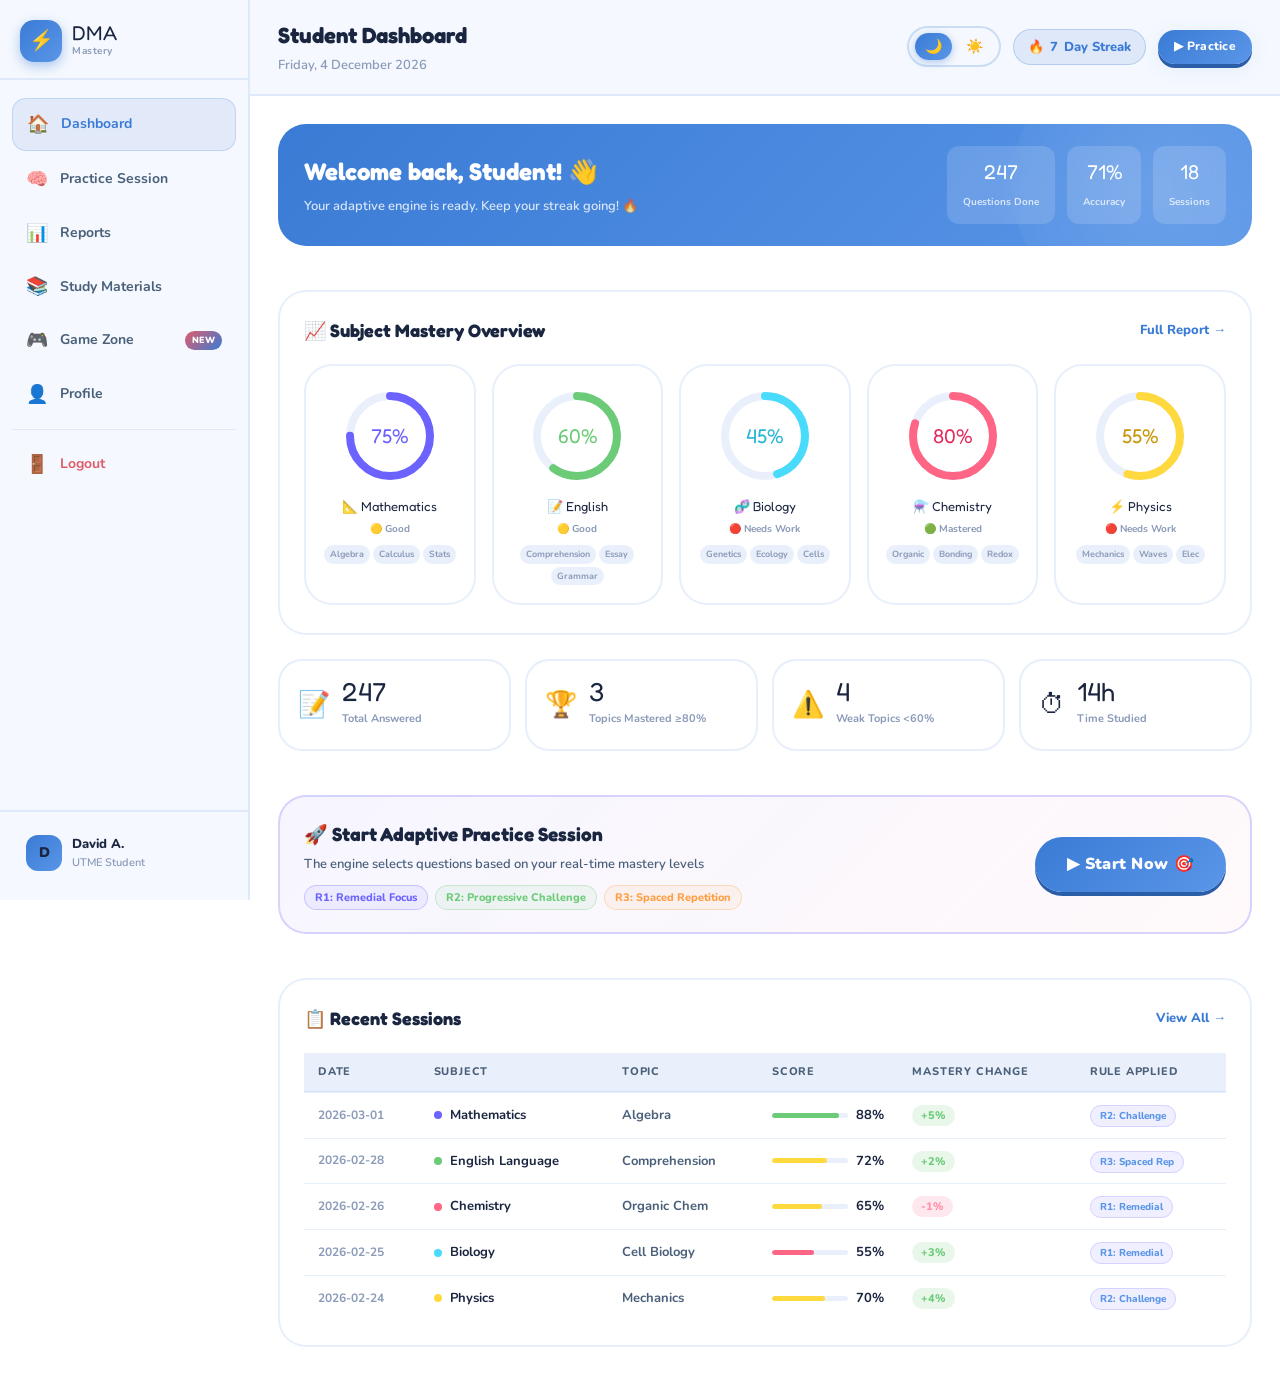
<file: dashboard.html>
<!DOCTYPE html>
<html lang="en">
<head>
  <meta charset="UTF-8"/>
  <meta name="viewport" content="width=device-width, initial-scale=1.0"/>
  <title>Dashboard | DMA</title>
  <link rel="stylesheet" href="style.css"/>
  <link href="https://fonts.googleapis.com/css2?family=Nunito:wght@400;500;600;700;800;900&family=Fredoka+One&display=swap" rel="stylesheet">
  <style>
    .subject-rings{display:grid;grid-template-columns:repeat(5,1fr);gap:16px;margin-bottom:4px}
    .ring-card{background:var(--surface);border:2px solid var(--border);border-radius:var(--radius-xl);padding:22px 14px 18px;text-align:center;transition:all .3s cubic-bezier(.34,1.56,.64,1);cursor:pointer;position:relative;overflow:hidden}
    .ring-card:hover{transform:translateY(-6px) scale(1.03);box-shadow:var(--shadow-lg);border-color:var(--border-2)}
    .ring-wrap{position:relative;width:96px;height:96px;margin:0 auto 12px}
    .ring-svg{width:96px;height:96px;transform:rotate(-90deg)}
    .ring-track{fill:none;stroke:var(--bg-3);stroke-width:8}
    .ring-fill{fill:none;stroke-width:8;stroke-linecap:round;transition:stroke-dashoffset 1.4s cubic-bezier(.4,0,.2,1)}
    .ring-pct{position:absolute;inset:0;display:flex;flex-direction:column;align-items:center;justify-content:center}
    .ring-num{font-family:var(--font-display);font-size:20px;line-height:1}
    .ring-status{font-size:12px;margin-top:2px}
    .ring-label{font-family:var(--font-display);font-size:13px;margin-bottom:4px}
    .ring-sublabel{font-size:10px;color:var(--text-3);font-weight:700;margin-bottom:8px}
    .ring-chips{display:flex;gap:3px;justify-content:center;flex-wrap:wrap}
    .ring-chip{font-size:9px;font-weight:700;padding:2px 6px;border-radius:20px;background:var(--bg-3);color:var(--text-3)}
    .ring-maths .ring-fill{stroke:#6c63ff}.ring-maths .ring-num{color:#6c63ff}
    .ring-english .ring-fill{stroke:#6bcb77}.ring-english .ring-num{color:#6bcb77}
    .ring-biology .ring-fill{stroke:#48dbfb}.ring-biology .ring-num{color:#2bb5d8}
    .ring-chemistry .ring-fill{stroke:#ff6584}.ring-chemistry .ring-num{color:#e03060}
    .ring-physics .ring-fill{stroke:#ffd93d}.ring-physics .ring-num{color:#c9960a}

    .welcome-banner{background:var(--grad-primary);border-radius:var(--radius-xl);padding:22px 26px;display:flex;align-items:center;justify-content:space-between;margin-bottom:20px;position:relative;overflow:hidden}
    .welcome-banner::before{content:'';position:absolute;width:280px;height:280px;background:radial-gradient(circle,rgba(255,255,255,.12),transparent);border-radius:50%;top:-80px;right:-40px;pointer-events:none}
    .wb-text h2{font-family:var(--font-display);font-size:24px;color:#fff;margin-bottom:4px}
    .wb-text p{font-size:13px;color:rgba(255,255,255,.8);font-weight:600}
    .wb-stats{display:flex;gap:12px;flex-shrink:0}
    .wb-stat{text-align:center;background:rgba(255,255,255,.15);padding:10px 16px;border-radius:12px;backdrop-filter:blur(8px)}
    .wb-stat-num{font-family:var(--font-display);font-size:20px;color:#fff;display:block}
    .wb-stat-lbl{font-size:10px;color:rgba(255,255,255,.75);font-weight:700}

    .quick-stats{display:grid;grid-template-columns:repeat(4,1fr);gap:14px;margin-bottom:20px}
    .qs-card{background:var(--surface);border:2px solid var(--border);border-radius:var(--radius-lg);padding:18px;display:flex;align-items:center;gap:12px;transition:all var(--transition)}
    .qs-card:hover{transform:translateY(-3px);border-color:var(--border-2);box-shadow:var(--shadow)}
    .qs-icon{font-size:26px}
    .qs-num{font-family:var(--font-display);font-size:26px;line-height:1;display:block}
    .qs-lbl{font-size:11px;font-weight:700;color:var(--text-3);margin-top:2px}

    .start-cta{background:var(--surface);border:2.5px solid rgba(108,99,255,.25);border-radius:var(--radius-xl);padding:22px 24px;display:flex;align-items:center;justify-content:space-between;gap:16px;margin-bottom:20px;background:linear-gradient(135deg,rgba(108,99,255,.06),rgba(255,101,132,.04))}
    .sc-text h3{font-family:var(--font-display);font-size:19px;margin-bottom:5px}
    .sc-text p{font-size:13px;color:var(--text-2);font-weight:600;margin-bottom:10px}
    .sc-rules{display:flex;gap:7px;flex-wrap:wrap}
    .sc-rule{font-size:11px;font-weight:800;padding:3px 10px;border-radius:50px;border:1.5px solid}
    .scr1{color:#6c63ff;border-color:rgba(108,99,255,.3);background:rgba(108,99,255,.08)}
    .scr2{color:#6bcb77;border-color:rgba(107,203,119,.3);background:rgba(107,203,119,.08)}
    .scr3{color:#ff9f43;border-color:rgba(255,159,67,.3);background:rgba(255,159,67,.08)}

    .sessions-wrap{overflow-x:auto}
    .sessions-tbl{width:100%;border-collapse:collapse}
    .sessions-tbl th{background:var(--bg-3);color:var(--text-2);font-size:11px;font-weight:800;text-transform:uppercase;letter-spacing:.8px;padding:10px 14px;text-align:left;border-bottom:2px solid var(--border)}
    .sessions-tbl td{padding:12px 14px;font-size:13px;font-weight:700;border-bottom:1px solid var(--border);vertical-align:middle}
    .sessions-tbl tr:last-child td{border-bottom:none}
    .sessions-tbl tr:hover td{background:var(--surface-2)}
    .subj-cell{display:flex;align-items:center;gap:8px}
    .subj-dot{width:8px;height:8px;border-radius:50%;flex-shrink:0}
    .score-cell{display:flex;align-items:center;gap:8px}
    .score-bar{flex:1;height:5px;background:var(--bg-3);border-radius:3px;overflow:hidden;min-width:50px}
    .score-fill{height:100%;border-radius:3px}
    .mpill{font-size:11px;font-weight:800;padding:3px 9px;border-radius:50px}
    .mp-up{background:rgba(107,203,119,.15);color:#6bcb77}
    .mp-dn{background:rgba(255,101,132,.15);color:#ff8fab}
    .mp-eq{background:rgba(157,163,204,.1);color:var(--text-3)}
    .rule-badge{font-size:10px;font-weight:800;padding:3px 9px;border-radius:50px;background:rgba(108,99,255,.1);color:var(--primary-light);border:1px solid rgba(108,99,255,.2)}

    @media(max-width:1100px){.subject-rings{grid-template-columns:repeat(3,1fr)}.quick-stats{grid-template-columns:repeat(2,1fr)}}
    @media(max-width:900px){.wb-stats{display:none}.subject-rings{grid-template-columns:repeat(3,1fr)}}
    @media(max-width:600px){
      .subject-rings{grid-template-columns:repeat(2,1fr);gap:10px}
      .ring-wrap{width:76px;height:76px}.ring-svg{width:76px;height:76px}.ring-num{font-size:17px}
      .welcome-banner{flex-direction:column;align-items:flex-start;padding:18px}
      .start-cta{flex-direction:column;align-items:flex-start}
      .quick-stats{grid-template-columns:1fr 1fr}
    }
  </style>
</head>
<body class="dashboard-body">

<div class="sidebar-overlay" id="sidebarOverlay"></div>
<aside class="sidebar" id="sidebar">
  <div class="sidebar-logo">
    <div class="logo-icon">⚡</div>
    <div class="logo-text"><span class="logo-main">DMA</span><span class="logo-sub">Mastery</span></div>
  </div>
  <nav class="sidebar-nav">
    <a href="dashboard.html" class="sn-item active"><span class="sn-icon">🏠</span><span>Dashboard</span></a>
    <a href="quiz.html" class="sn-item"><span class="sn-icon">🧠</span><span>Practice Session</span></a>
    <a href="reports.html" class="sn-item"><span class="sn-icon">📊</span><span>Reports</span></a>
<a href="materials.html" class="sn-item"><span class="sn-icon">📚</span><span>Study Materials</span></a>
    <a href="games.html" class="sn-item"><span class="sn-icon">🎮</span><span>Game Zone</span><span class="sn-new">NEW</span></a>
    <a href="profile.html" class="sn-item"><span class="sn-icon">👤</span><span>Profile</span></a>
    <div style="margin-top:6px;padding-top:6px;border-top:1px solid var(--border)"></div>
    <a href="login.html" class="sn-item sn-logout"><span class="sn-icon">🚪</span><span>Logout</span></a>
  </nav>
  <div class="sidebar-bottom">
    <div class="sidebar-user">
      <div class="su-avatar">D</div>
      <div class="su-info"><span class="su-name">David A.</span><span class="su-type">UTME Student</span></div>
    </div>
  </div>
</aside>

<main class="dashboard-main">
  <header class="dash-header">
    <button class="sidebar-toggle" id="sidebarToggle">☰</button>
    <div class="dash-header-content">
      <h1 class="dash-welcome">Student Dashboard</h1>
      <p class="dash-date" id="dashDate"></p>
    </div>
    <div class="dash-header-actions">
      <button class="theme-toggle" id="themeToggle">
        <span class="toggle-option active" id="darkOpt">🌙</span>
        <span class="toggle-option" id="lightOpt">☀️</span>
      </button>
      <div class="streak-badge">🔥 <span id="streakNum">7</span> Day Streak</div>
      <a href="quiz.html" class="btn btn-primary btn-sm">▶ Practice</a>
    </div>
  </header>

  <div class="dash-content">

    <!-- WELCOME BANNER -->
    <div class="welcome-banner">
      <div class="wb-text">
        <h2>Welcome back, <span id="studentName">Student</span>! 👋</h2>
        <p>Your adaptive engine is ready. Keep your streak going! 🔥</p>
      </div>
      <div class="wb-stats">
        <div class="wb-stat"><span class="wb-stat-num" id="wbAnswered">247</span><span class="wb-stat-lbl">Questions Done</span></div>
        <div class="wb-stat"><span class="wb-stat-num" id="wbAcc">71%</span><span class="wb-stat-lbl">Accuracy</span></div>
        <div class="wb-stat"><span class="wb-stat-num" id="wbSess">18</span><span class="wb-stat-lbl">Sessions</span></div>
      </div>
    </div>

    <!-- SUBJECT MASTERY RINGS -->
    <div class="dash-card">
      <div class="dc-header">
        <h2>📈 Subject Mastery Overview</h2>
        <a href="reports.html" class="dc-link">Full Report →</a>
      </div>
      <div class="subject-rings" id="ringsContainer"></div>
    </div>

    <!-- QUICK STATS -->
    <div class="quick-stats">
      <div class="qs-card"><div class="qs-icon">📝</div><div><span class="qs-num" id="qsAnswered">247</span><span class="qs-lbl">Total Answered</span></div></div>
      <div class="qs-card"><div class="qs-icon">🏆</div><div><span class="qs-num" id="qsMastered">3</span><span class="qs-lbl">Topics Mastered ≥80%</span></div></div>
      <div class="qs-card"><div class="qs-icon">⚠️</div><div><span class="qs-num" id="qsWeak">4</span><span class="qs-lbl">Weak Topics &lt;60%</span></div></div>
      <div class="qs-card"><div class="qs-icon">⏱</div><div><span class="qs-num" id="qsTime">14h</span><span class="qs-lbl">Time Studied</span></div></div>
    </div>

    <!-- START SESSION CTA -->
    <div class="start-cta">
      <div class="sc-text">
        <h3>🚀 Start Adaptive Practice Session</h3>
        <p>The engine selects questions based on your real-time mastery levels</p>
        <div class="sc-rules">
          <span class="sc-rule scr1">R1: Remedial Focus</span>
          <span class="sc-rule scr2">R2: Progressive Challenge</span>
          <span class="sc-rule scr3">R3: Spaced Repetition</span>
        </div>
      </div>
      <a href="quiz.html" class="btn btn-fun btn-lg">▶ Start Now 🎯</a>
    </div>

    <!-- RECENT SESSIONS TABLE -->
    <div class="dash-card">
      <div class="dc-header">
        <h2>📋 Recent Sessions</h2>
        <a href="reports.html" class="dc-link">View All →</a>
      </div>
      <div class="sessions-wrap">
        <table class="sessions-tbl">
          <thead><tr>
            <th>Date</th><th>Subject</th><th>Topic</th><th>Score</th><th>Mastery Change</th><th>Rule Applied</th>
          </tr></thead>
          <tbody id="sessionsBody"></tbody>
        </table>
      </div>
    </div>

  </div>
</main>

<script src="app.js"></script>
<script>
const SUBJECTS = [
  {key:'maths',cls:'ring-maths',label:'Mathematics',emoji:'📐',pct:75,color:'#6c63ff',topics:['Algebra','Calculus','Stats']},
  {key:'english',cls:'ring-english',label:'English',emoji:'📝',pct:60,color:'#6bcb77',topics:['Comprehension','Essay','Grammar']},
  {key:'biology',cls:'ring-biology',label:'Biology',emoji:'🧬',pct:45,color:'#48dbfb',topics:['Genetics','Ecology','Cells']},
  {key:'chemistry',cls:'ring-chemistry',label:'Chemistry',emoji:'⚗️',pct:80,color:'#ff6584',topics:['Organic','Bonding','Redox']},
  {key:'physics',cls:'ring-physics',label:'Physics',emoji:'⚡',pct:55,color:'#ffd93d',topics:['Mechanics','Waves','Elec']},
];

const SESSIONS = [
  {date:'2026-03-01',subject:'Mathematics',topic:'Algebra',score:88,mastery:5,rule:'R2: Challenge'},
  {date:'2026-02-28',subject:'English Language',topic:'Comprehension',score:72,mastery:2,rule:'R3: Spaced Rep'},
  {date:'2026-02-26',subject:'Chemistry',topic:'Organic Chem',score:65,mastery:-1,rule:'R1: Remedial'},
  {date:'2026-02-25',subject:'Biology',topic:'Cell Biology',score:55,mastery:3,rule:'R1: Remedial'},
  {date:'2026-02-24',subject:'Physics',topic:'Mechanics',score:70,mastery:4,rule:'R2: Challenge'},
];
const SUBJ_CLR={Mathematics:'#6c63ff','English Language':'#6bcb77',Biology:'#48dbfb',Chemistry:'#ff6584',Physics:'#ffd93d'};

function buildRings(){
  const C=document.getElementById('ringsContainer');
  const r=40,circ=2*Math.PI*r;
  C.innerHTML=SUBJECTS.map(s=>{
    const off=circ-(s.pct/100)*circ;
    const st=s.pct>=80?'🟢 Mastered':s.pct>=60?'🟡 Good':'🔴 Needs Work';
    return`<div class="ring-card ${s.cls}" onclick="location.href='reports.html'">
      <div class="ring-wrap">
        <svg class="ring-svg" viewBox="0 0 96 96">
          <circle class="ring-track" cx="48" cy="48" r="${r}"/>
          <circle class="ring-fill" cx="48" cy="48" r="${r}" stroke-dasharray="${circ}" stroke-dashoffset="${circ}" data-off="${off}" style="stroke:${s.color}"/>
        </svg>
        <div class="ring-pct"><span class="ring-num">${s.pct}%</span></div>
      </div>
      <div class="ring-label">${s.emoji} ${s.label}</div>
      <div class="ring-sublabel">${st}</div>
      <div class="ring-chips">${s.topics.map(t=>`<span class="ring-chip">${t}</span>`).join('')}</div>
    </div>`;
  }).join('');
  setTimeout(()=>document.querySelectorAll('.ring-fill').forEach(e=>e.style.strokeDashoffset=e.dataset.off),80);
}

function buildSessions(){
  document.getElementById('sessionsBody').innerHTML=SESSIONS.map(s=>{
    const c=SUBJ_CLR[s.subject]||'#6c63ff';
    const bc=s.score>=80?'#6bcb77':s.score>=60?'#ffd93d':'#ff6584';
    const mp=s.mastery>0?`<span class="mpill mp-up">+${s.mastery}%</span>`:s.mastery<0?`<span class="mpill mp-dn">${s.mastery}%</span>`:`<span class="mpill mp-eq">—</span>`;
    return`<tr>
      <td style="color:var(--text-3);font-size:12px">${s.date}</td>
      <td><div class="subj-cell"><div class="subj-dot" style="background:${c}"></div>${s.subject}</div></td>
      <td style="color:var(--text-2)">${s.topic}</td>
      <td><div class="score-cell"><div class="score-bar"><div class="score-fill" style="width:${s.score}%;background:${bc}"></div></div><strong>${s.score}%</strong></div></td>
      <td>${mp}</td>
      <td><span class="rule-badge">${s.rule}</span></td>
    </tr>`;
  }).join('');
}

document.getElementById('dashDate').textContent=new Date().toLocaleDateString('en-NG',{weekday:'long',day:'numeric',month:'long',year:'numeric'});
buildRings();
buildSessions();
</script>
</body>
</html>
</file>
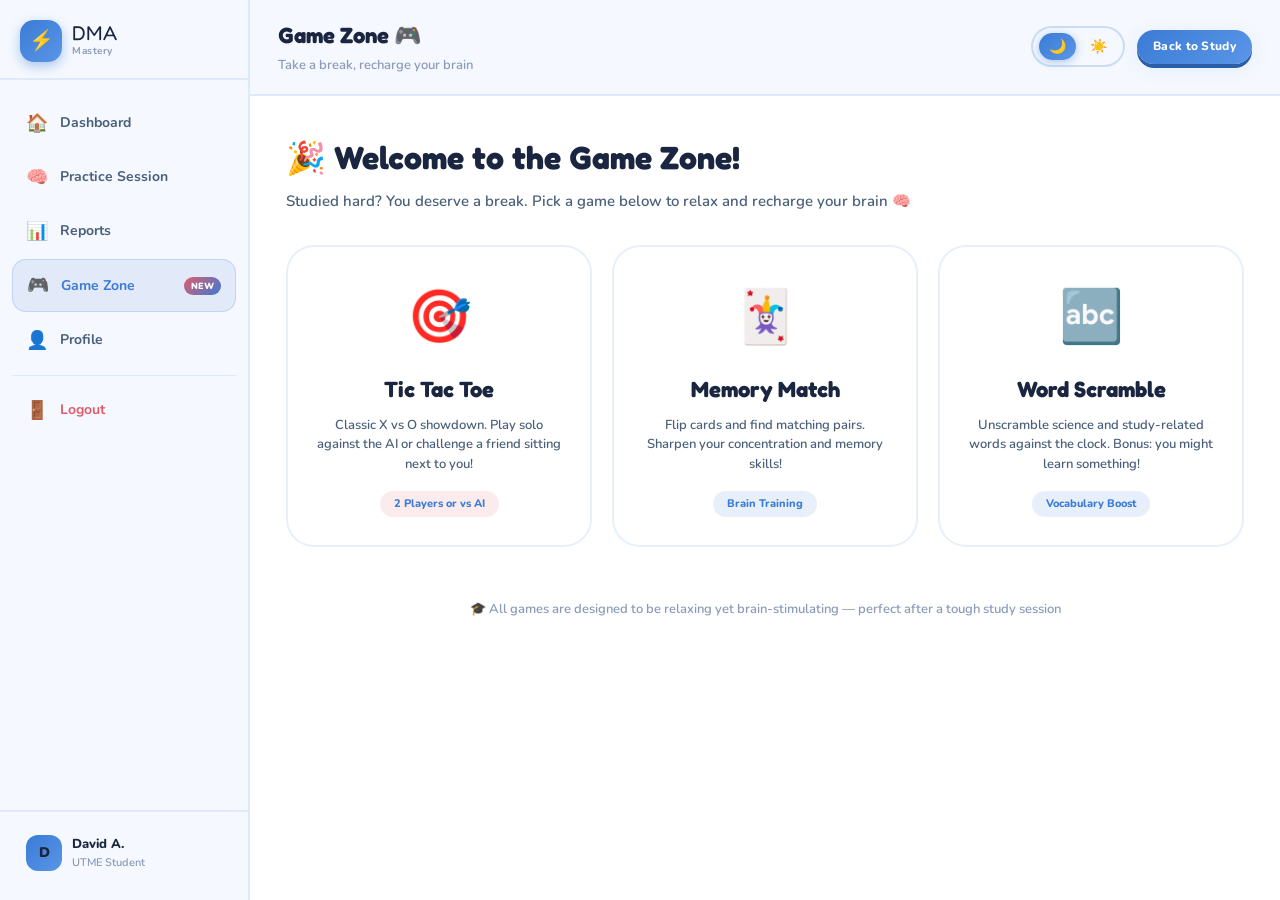
<file: games.html>
<!DOCTYPE html>
<html lang="en">
<head>
  <meta charset="UTF-8"/>
  <meta name="viewport" content="width=device-width, initial-scale=1.0"/>
  <title>Game Zone | Dynamic Mastery Assessment</title>
  <link rel="stylesheet" href="style.css"/>
  <link rel="preconnect" href="https://fonts.googleapis.com">
  <link href="https://fonts.googleapis.com/css2?family=Nunito:wght@400;500;600;700;800;900&family=Fredoka+One&display=swap" rel="stylesheet">
</head>
<body class="dashboard-body">

<!-- SIDEBAR -->
<div class="sidebar-overlay" id="sidebarOverlay" onclick="document.getElementById('sidebar').classList.remove('open');this.style.display='none'"></div>
<aside class="sidebar" id="sidebar">
  <div class="sidebar-logo">
    <div class="logo-icon"><span>⚡</span></div>
    <div class="logo-text"><span class="logo-main">DMA</span><span class="logo-sub">Mastery</span></div>
  </div>
  <nav class="sidebar-nav">
    <a href="dashboard.html" class="sn-item"><span class="sn-icon">🏠</span><span>Dashboard</span></a>
    <a href="quiz.html" class="sn-item"><span class="sn-icon">🧠</span><span>Practice Session</span></a>
    <a href="reports.html" class="sn-item"><span class="sn-icon">📊</span><span>Reports</span></a>
    <a href="games.html" class="sn-item active"><span class="sn-icon">🎮</span><span>Game Zone</span><span class="sn-new">NEW</span></a>
    <a href="profile.html" class="sn-item"><span class="sn-icon">👤</span><span>Profile</span></a>
    <div style="margin-top:6px;padding-top:6px;border-top:1px solid var(--border)"></div>
    <a href="login.html" class="sn-item sn-logout"><span class="sn-icon">🚪</span><span>Logout</span></a>
  </nav>
  <div class="sidebar-bottom">
    <div class="sidebar-user">
      <div class="su-avatar">D</div>
      <div class="su-info"><span class="su-name">David A.</span><span class="su-type">UTME Student</span></div>
    </div>
  </div>
</aside>

<main class="dashboard-main">
  <header class="dash-header">
    <button class="sidebar-toggle" id="sidebarToggle">☰</button>
    <div class="dash-header-content">
      <h1 class="dash-welcome">Game Zone 🎮</h1>
      <p class="dash-date">Take a break, recharge your brain</p>
    </div>
    <div class="dash-header-actions">
      <button class="theme-toggle" id="themeToggle" title="Toggle theme">
        <span class="toggle-option" id="darkOpt" title="Dark">🌙</span>
        <span class="toggle-option active" id="lightOpt" title="Light">☀️</span>
      </button>
      <a href="quiz.html" class="btn btn-primary btn-sm">Back to Study</a>
    </div>
  </header>

  <!-- GAME HUB -->
  <div class="games-hub" id="gameHub">
    <div class="games-hub-header">
      <h1>🎉 Welcome to the Game Zone!</h1>
      <p>Studied hard? You deserve a break. Pick a game below to relax and recharge your brain 🧠</p>
    </div>

    <div class="games-grid">
      <!-- Tic Tac Toe -->
      <div class="game-card" data-game="tictactoe" onclick="openGame('tictactoe')">
        <span class="game-icon">🎯</span>
        <h3>Tic Tac Toe</h3>
        <p>Classic X vs O showdown. Play solo against the AI or challenge a friend sitting next to you!</p>
        <span class="game-tag tag-fun">2 Players or vs AI</span>
      </div>
      <!-- Memory Match -->
      <div class="game-card" data-game="memory" onclick="openGame('memory')">
        <span class="game-icon">🃏</span>
        <h3>Memory Match</h3>
        <p>Flip cards and find matching pairs. Sharpen your concentration and memory skills!</p>
        <span class="game-tag tag-brain">Brain Training</span>
      </div>
      <!-- Word Scramble -->
      <div class="game-card" data-game="scramble" onclick="openGame('scramble')">
        <span class="game-icon">🔤</span>
        <h3>Word Scramble</h3>
        <p>Unscramble science and study-related words against the clock. Bonus: you might learn something!</p>
        <span class="game-tag tag-vocab">Vocabulary Boost</span>
      </div>
    </div>

    <div style="text-align:center;padding:16px 0 8px;">
      <p style="color:var(--text-3);font-size:13px;font-weight:600;">🎓 All games are designed to be relaxing yet brain-stimulating — perfect after a tough study session</p>
    </div>
  </div>

  <!-- ══════════ TIC TAC TOE ══════════ -->
  <div class="game-arena" id="arena-tictactoe">
    <div class="game-arena-header">
      <button class="btn btn-ghost btn-sm" onclick="closeGame()">← Back to Games</button>
      <h2>🎯 Tic Tac Toe</h2>
      <div class="game-score-bar">
        <div class="gsb-item">❌ <span id="ttt-score-x">0</span></div>
        <div class="gsb-item" style="color:var(--text-3)">|</div>
        <div class="gsb-item">🤝 <span id="ttt-score-d">0</span></div>
        <div class="gsb-item" style="color:var(--text-3)">|</div>
        <div class="gsb-item">⭕ <span id="ttt-score-o">0</span></div>
      </div>
    </div>

    <div class="ttt-wrapper">
      <div class="ttt-mode">
        <button class="btn btn-sm" id="tttModeAI" onclick="setTTTMode('ai')" style="background:var(--primary);color:#fff">🤖 vs AI</button>
        <button class="btn btn-outline btn-sm" id="tttMode2P" onclick="setTTTMode('2p')">👥 2 Players</button>
      </div>

      <div class="ttt-players">
        <div class="ttt-player active" id="tttP1">❌ You (X)</div>
        <div class="ttt-player" id="tttP2">⭕ AI (O)</div>
      </div>

      <p class="ttt-status" id="tttStatus">Your turn! Tap a square ☝️</p>

      <div class="ttt-board" id="tttBoard">
        <div class="ttt-cell" data-index="0" onclick="tttMove(0)"></div>
        <div class="ttt-cell" data-index="1" onclick="tttMove(1)"></div>
        <div class="ttt-cell" data-index="2" onclick="tttMove(2)"></div>
        <div class="ttt-cell" data-index="3" onclick="tttMove(3)"></div>
        <div class="ttt-cell" data-index="4" onclick="tttMove(4)"></div>
        <div class="ttt-cell" data-index="5" onclick="tttMove(5)"></div>
        <div class="ttt-cell" data-index="6" onclick="tttMove(6)"></div>
        <div class="ttt-cell" data-index="7" onclick="tttMove(7)"></div>
        <div class="ttt-cell" data-index="8" onclick="tttMove(8)"></div>
      </div>

      <button class="btn btn-primary" onclick="tttReset()">🔄 New Game</button>
    </div>
  </div>

  <!-- ══════════ MEMORY MATCH ══════════ -->
  <div class="game-arena" id="arena-memory">
    <div class="game-arena-header">
      <button class="btn btn-ghost btn-sm" onclick="closeGame()">← Back to Games</button>
      <h2>🃏 Memory Match</h2>
      <div class="game-score-bar">
        <div class="gsb-item">🔍 Moves: <span id="memMoves">0</span></div>
        <div class="gsb-item">✅ Pairs: <span id="memPairs">0</span>/8</div>
        <div class="gsb-item">⏱ <span id="memTimer">0:00</span></div>
      </div>
    </div>

    <div class="memory-wrapper">
      <div class="memory-stats">
        <div class="memory-stat">
          <span id="memBestMoves">--</span>
          <span>Best Moves</span>
        </div>
        <div class="memory-stat">
          <span id="memBestTime">--</span>
          <span>Best Time</span>
        </div>
      </div>
      <div class="memory-board" id="memoryBoard"></div>
      <button class="btn btn-primary" onclick="memoryReset()">🔄 New Game</button>
    </div>
  </div>

  <!-- ══════════ WORD SCRAMBLE ══════════ -->
  <div class="game-arena" id="arena-scramble">
    <div class="game-arena-header">
      <button class="btn btn-ghost btn-sm" onclick="closeGame()">← Back to Games</button>
      <h2>🔤 Word Scramble</h2>
      <div class="game-score-bar">
        <div class="gsb-item">🏆 Score: <span id="wsScore">0</span></div>
        <div class="gsb-item">⏱ <span id="wsTimer">60</span>s</div>
        <div class="gsb-item">🔥 Streak: <span id="wsStreak">0</span></div>
      </div>
    </div>

    <div class="scramble-wrapper">
      <span class="scramble-category" id="wsCategory">Science</span>
      <p class="scramble-feedback" id="wsFeedback">Tap letters to form the word!</p>
      <div class="scramble-hint" id="wsHint">Loading hint...</div>
      <p class="scramble-progress" id="wsProgress">Word 1 of 10</p>
      <div class="scramble-answer" id="wsAnswer"></div>
      <div class="scramble-letters" id="wsLetters"></div>
      <div class="scramble-actions">
        <button class="btn btn-outline btn-sm" onclick="wsClear()">🗑 Clear</button>
        <button class="btn btn-ghost btn-sm" onclick="wsSkip()">⏭ Skip</button>
        <button class="btn btn-primary btn-sm" onclick="wsCheck()">✅ Check</button>
      </div>
    </div>
  </div>

</main>

<!-- CONFETTI -->
<div class="confetti-container" id="confettiContainer"></div>

<script src="app.js"></script>
<script src="games.js"></script>
</body>
</html>
</file>
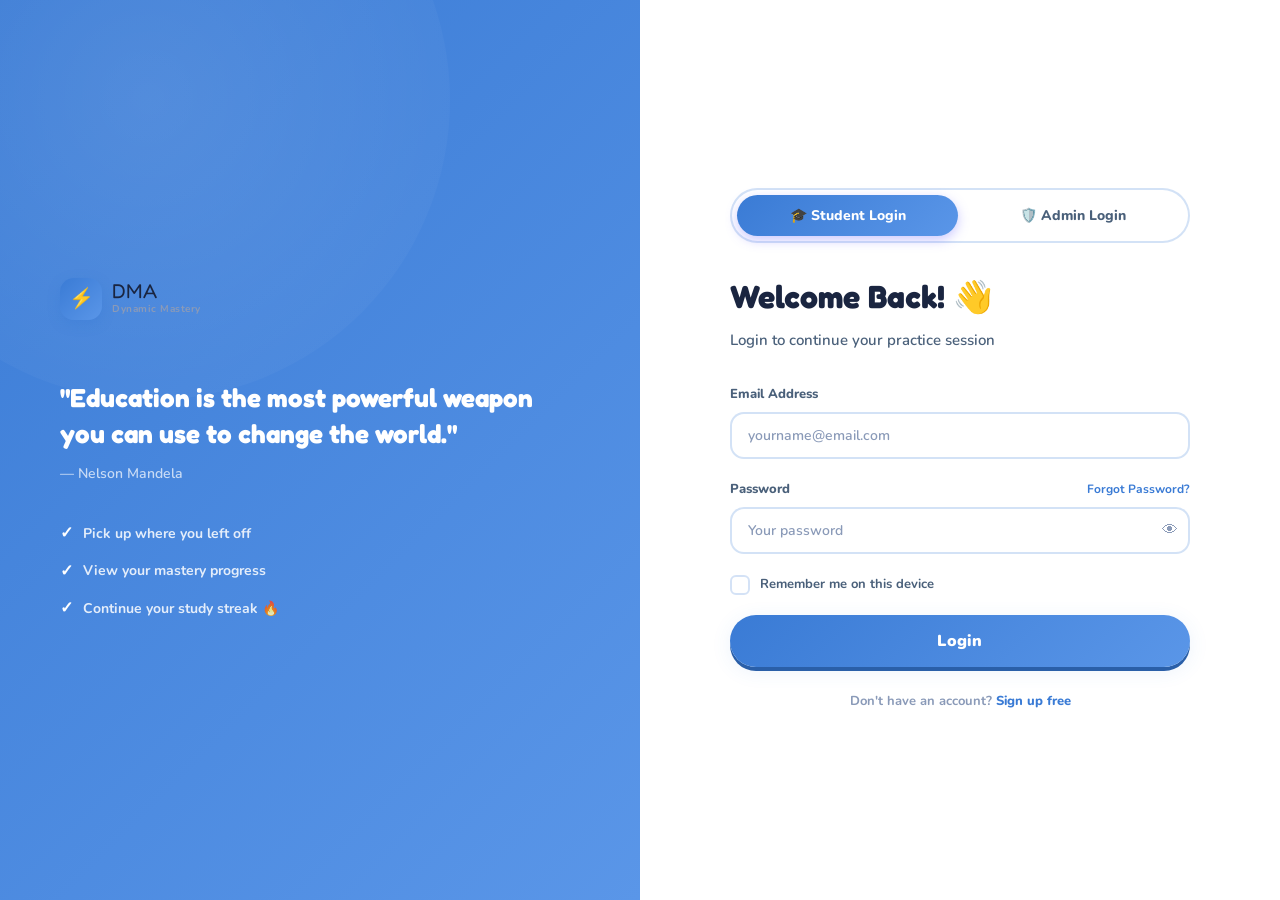
<file: login.html>
<!DOCTYPE html>
<html lang="en">
<head>
  <meta charset="UTF-8"/>
  <meta name="viewport" content="width=device-width, initial-scale=1.0"/>
  <title>Login | Dynamic Mastery Assessment</title>
  <link rel="stylesheet" href="style.css"/>
  <link rel="preconnect" href="https://fonts.googleapis.com">
  <link href="https://fonts.googleapis.com/css2?family=Nunito:wght@400;500;600;700;800;900&family=Fredoka+One&display=swap" rel="stylesheet">
  <style>
    /* ── ROLE SWITCHER ── */
    .role-switcher {
      display: flex;
      background: var(--surface);
      border: 2px solid var(--border-2);
      border-radius: 50px;
      padding: 5px;
      gap: 4px;
      margin-bottom: 28px;
    }
    .role-btn {
      flex: 1;
      display: flex;
      align-items: center;
      justify-content: center;
      gap: 8px;
      padding: 11px 16px;
      border-radius: 50px;
      font-size: 14px;
      font-weight: 800;
      cursor: pointer;
      border: none;
      background: transparent;
      color: var(--text-2);
      transition: all 0.25s cubic-bezier(0.4,0,0.2,1);
    }
    .role-btn.active {
      color: #fff;
      box-shadow: 0 4px 12px rgba(108,99,255,0.35);
    }
    .role-btn.role-student.active { background: var(--grad-primary); }
    .role-btn.role-admin.active   { background: var(--grad-warm); box-shadow: 0 4px 12px rgba(255,101,132,0.35); }
    .role-btn:hover:not(.active)  { background: var(--surface-2); color: var(--text-1); }

    /* ── ADMIN PANEL BADGE ── */
    .admin-badge {
      display: flex;
      align-items: center;
      gap: 10px;
      background: linear-gradient(135deg,rgba(255,101,132,0.1),rgba(255,159,67,0.08));
      border: 1.5px solid rgba(255,101,132,0.25);
      border-radius: var(--radius);
      padding: 12px 16px;
      font-size: 13px;
      font-weight: 700;
      color: var(--secondary);
      margin-bottom: 20px;
      animation: fadeInUp 0.35s ease both;
    }
    .admin-badge span:first-child { font-size: 20px; }

    /* ── ADMIN HIGHLIGHT on inputs ── */
    .admin-mode .form-group input:focus {
      border-color: var(--secondary);
      box-shadow: 0 0 0 4px rgba(255,101,132,0.12);
    }
    .admin-mode .btn-primary {
      background: var(--grad-warm);
      box-shadow: 0 4px 0 #a83050;
    }
    .admin-mode .btn-primary:hover { box-shadow: 0 7px 0 #a83050; }

    /* ── LEFT PANEL SWAP ── */
    .auth-left { transition: background 0.4s ease; }
    .auth-left.admin-left { background: linear-gradient(135deg, #ff6584, #ff9f43); }

    /* ── SECURITY NOTE ── */
    .security-note {
      display: flex;
      align-items: flex-start;
      gap: 8px;
      background: rgba(255,211,61,0.08);
      border: 1.5px solid rgba(255,211,61,0.2);
      border-radius: var(--radius-sm);
      padding: 10px 14px;
      font-size: 12px;
      font-weight: 600;
      color: var(--text-3);
      margin-top: -8px;
    }
    .security-note span:first-child { font-size: 14px; flex-shrink: 0; margin-top: 1px; }

    /* ── ADMIN-ONLY FIELD SHOW/HIDE ── */
    .admin-only-field { display: none; animation: fadeInUp 0.3s ease both; }
    .admin-only-field.visible { display: flex; }
  </style>
</head>
<body class="auth-body">

<div class="auth-page auth-page-login" id="authPage">

  <!-- LEFT PANEL -->
  <div class="auth-left" id="authLeft">
    <div class="auth-left-content">
      <a href="index.html" class="nav-logo auth-logo">
        <div class="logo-icon">⚡</div>
        <div class="logo-text">
          <span class="logo-main">DMA</span>
          <span class="logo-sub">Dynamic Mastery</span>
        </div>
      </a>

      <!-- STUDENT LEFT CONTENT -->
      <div id="studentLeftContent">
        <div class="auth-quote">
          <h2>"Education is the most powerful weapon you can use to change the world."</h2>
          <p>— Nelson Mandela</p>
        </div>
        <div class="auth-features-mini">
          <div class="afm"><span>✓</span> Pick up where you left off</div>
          <div class="afm"><span>✓</span> View your mastery progress</div>
          <div class="afm"><span>✓</span> Continue your study streak 🔥</div>
        </div>
      </div>

      <!-- ADMIN LEFT CONTENT -->
      <div id="adminLeftContent" style="display:none">
        <div class="auth-quote">
          <h2>Admin Control Panel</h2>
          <p>Manage students, questions, and system performance from one place.</p>
        </div>
        <div class="auth-features-mini">
          <div class="afm"><span>👥</span> Manage student accounts</div>
          <div class="afm"><span>📋</span> Add &amp; review questions</div>
          <div class="afm"><span>📊</span> View platform analytics</div>
          <div class="afm"><span>⚙️</span> Configure adaptive rules</div>
        </div>
      </div>
    </div>
  </div>

  <!-- RIGHT PANEL -->
  <div class="auth-right">
    <div class="auth-card" id="loginCard">

      <!-- ROLE SWITCHER -->
      <div class="role-switcher" id="roleSwitcher">
        <button class="role-btn role-student active" id="btnStudent" onclick="switchRole('student')">
          🎓 Student Login
        </button>
        <button class="role-btn role-admin" id="btnAdmin" onclick="switchRole('admin')">
          🛡️ Admin Login
        </button>
      </div>

      <!-- STUDENT HEADER -->
      <div class="auth-card-header" id="studentHeader">
        <h1>Welcome Back! 👋</h1>
        <p>Login to continue your practice session</p>
      </div>

      <!-- ADMIN HEADER -->
      <div class="auth-card-header hidden" id="adminHeader">
        <h1>Admin Access 🛡️</h1>
        <p>Restricted to authorised personnel only</p>
      </div>

      <!-- ADMIN BADGE (shown only in admin mode) -->
      <div class="admin-badge hidden" id="adminBadge">
        <span>🔐</span>
        <span>You are logging in as an <strong>Administrator</strong>. All actions are logged.</span>
      </div>

      <!-- FORM -->
      <!-- BACKEND NOTE: POST to /api/login — include hidden `role` field value -->
      <form class="auth-form" id="loginForm" action="#" method="POST" novalidate>
        <!-- Hidden role field — backend reads this to route to student or admin dashboard -->
        <input type="hidden" name="role" id="roleField" value="student"/>

        <div class="form-group">
          <label for="email">Email Address</label>
          <input type="email" id="email" name="email" placeholder="yourname@email.com" required/>
          <span class="field-error" id="err-email"></span>
        </div>

        <div class="form-group">
          <label for="password">
            Password
            <a href="forgot-password.html" class="forgot-link">Forgot Password?</a>
          </label>
          <div class="input-icon-wrap">
            <input type="password" id="password" name="password" placeholder="Your password" required/>
            <button type="button" class="toggle-password" onclick="togglePwd('password', this)">👁</button>
          </div>
          <span class="field-error" id="err-password"></span>
        </div>

        <!-- ADMIN ONLY: Secret Access Code -->
        <div class="form-group admin-only-field" id="adminCodeField">
          <label for="adminCode">
            Admin Access Code
            <span class="optional">Required</span>
          </label>
          <div class="input-icon-wrap">
            <input type="password" id="adminCode" name="admin_code" placeholder="Enter your admin code"/>
            <button type="button" class="toggle-password" onclick="togglePwd('adminCode', this)">👁</button>
          </div>
          <span class="field-error" id="err-adminCode"></span>
          <div class="security-note">
            <span>🔒</span>
            Admin codes are issued by the system owner. Contact your supervisor if you don't have one.
          </div>
        </div>

        <div class="form-check">
          <label class="checkbox-option">
            <input type="checkbox" name="remember_me" id="rememberMe"/>
            <span class="checkbox-custom"></span>
            Remember me on this device
          </label>
        </div>

        <div class="server-error hidden" id="serverError"></div>

        <button type="submit" class="btn btn-primary btn-full btn-lg" id="loginBtn">
          <span class="btn-text" id="loginBtnText">Login</span>
          <span class="btn-spinner hidden">⏳</span>
        </button>
      </form>

      <!-- STUDENT: link to register -->
      <p class="auth-switch" id="registerLink">
        Don't have an account? <a href="register.html">Sign up free</a>
      </p>

      <!-- ADMIN: note about registration -->
      <p class="auth-switch hidden" id="adminRegisterNote" style="font-size:12px;color:var(--text-3);">
        Admin accounts are created by the system owner.<br/>
        <a href="register.html?role=admin" style="color:var(--secondary);">Request admin access →</a>
      </p>

    </div>
  </div>
</div>

<script src="app.js"></script>
<script>
  /* ── ROLE SWITCHER LOGIC ── */
  function switchRole(role) {
    const isAdmin = role === 'admin';

    // Buttons
    document.getElementById('btnStudent').classList.toggle('active', !isAdmin);
    document.getElementById('btnAdmin').classList.toggle('active', isAdmin);

    // Headers
    document.getElementById('studentHeader').classList.toggle('hidden', isAdmin);
    document.getElementById('adminHeader').classList.toggle('hidden', !isAdmin);

    // Admin badge
    document.getElementById('adminBadge').classList.toggle('hidden', !isAdmin);

    // Admin-only fields
    const codeField = document.getElementById('adminCodeField');
    codeField.classList.toggle('visible', isAdmin);
    document.getElementById('adminCode').required = isAdmin;

    // Left panel
    document.getElementById('authLeft').classList.toggle('admin-left', isAdmin);
    document.getElementById('studentLeftContent').style.display = isAdmin ? 'none' : 'block';
    document.getElementById('adminLeftContent').style.display = isAdmin ? 'block' : 'none';

    // Form style
    document.getElementById('loginForm').classList.toggle('admin-mode', isAdmin);

    // Role hidden field
    document.getElementById('roleField').value = role;

    // Button text
    document.getElementById('loginBtnText').textContent = isAdmin ? '🛡️ Access Admin Panel' : 'Login';

    // Footer link swap
    document.getElementById('registerLink').classList.toggle('hidden', isAdmin);
    document.getElementById('adminRegisterNote').classList.toggle('hidden', !isAdmin);
  }

  // Auto-switch if URL param ?role=admin is present
  const urlParams = new URLSearchParams(window.location.search);
  if (urlParams.get('role') === 'admin') switchRole('admin');
</script>
</body>
</html>
</file>
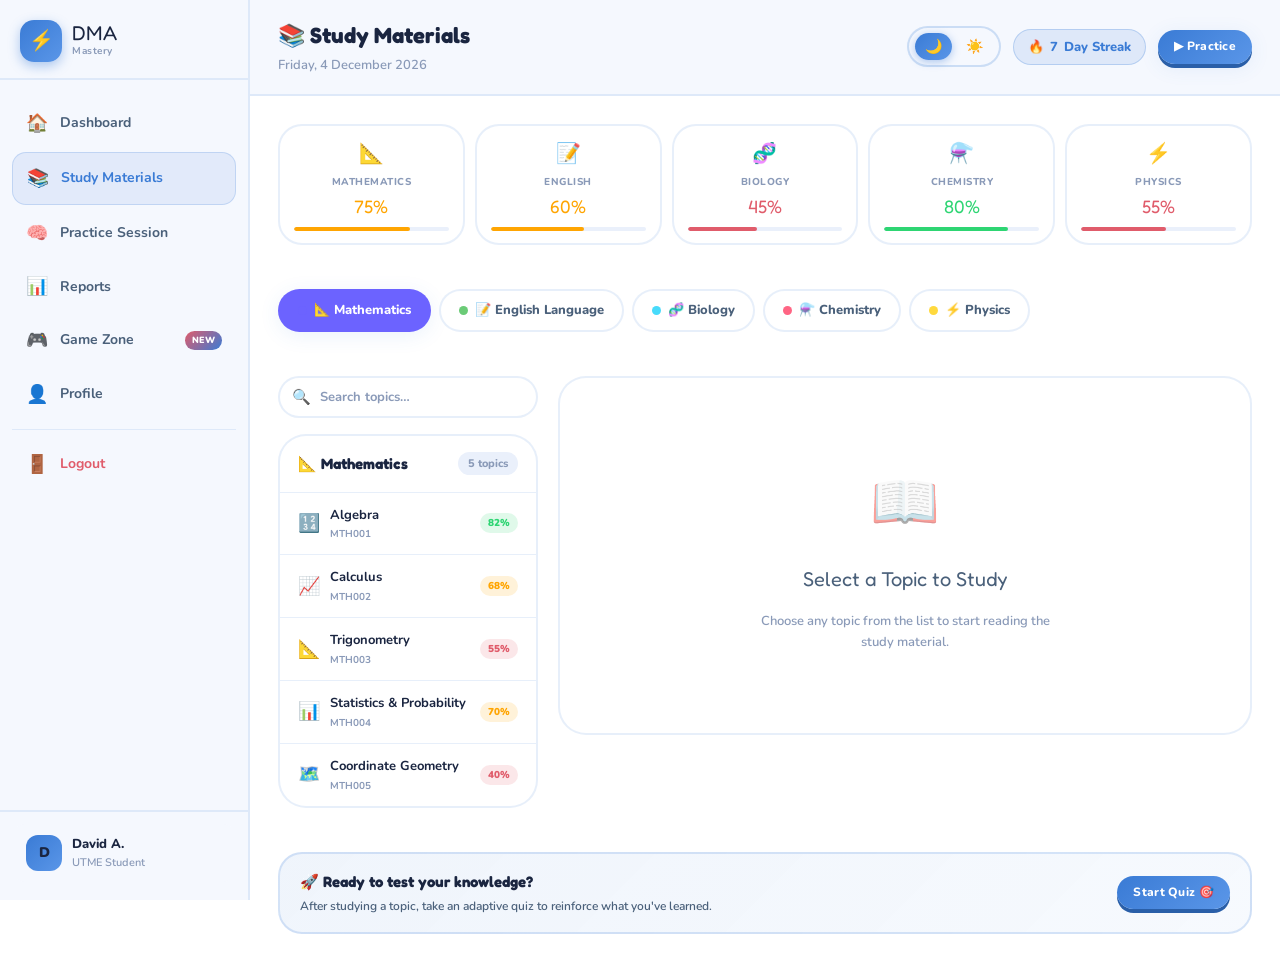
<file: materials.html>
<!DOCTYPE html>
<html lang="en">
<head>
  <meta charset="UTF-8"/>
  <meta name="viewport" content="width=device-width, initial-scale=1.0"/>
  <title>Study Materials | DMA</title>
  <link rel="stylesheet" href="style.css"/>
  <link href="https://fonts.googleapis.com/css2?family=Nunito:wght@400;500;600;700;800;900&family=Fredoka+One&display=swap" rel="stylesheet">
  <style>
    /* ── PAGE LAYOUT ── */
    .mat-page { display: flex; min-height: 100vh; }

    /* ── SUBJECT TABS ── */
    .mat-subject-tabs {
      display: flex; gap: 8px; flex-wrap: wrap; margin-bottom: 20px;
    }
    .subj-tab {
      display: flex; align-items: center; gap: 7px; padding: 9px 18px;
      border-radius: 50px; font-size: 13px; font-weight: 800; cursor: pointer;
      border: 2px solid var(--border); background: var(--surface);
      color: var(--text-2); transition: all var(--transition); white-space: nowrap;
    }
    .subj-tab:hover { border-color: var(--border-2); transform: translateY(-2px); }
    .subj-tab.active { color: #fff; border-color: transparent; box-shadow: var(--shadow); }
    .subj-tab-dot { width: 9px; height: 9px; border-radius: 50%; flex-shrink: 0; }

    /* ── TOPIC SIDEBAR + READER LAYOUT ── */
    .mat-layout {
      display: grid;
      grid-template-columns: 260px 1fr;
      gap: 20px;
      align-items: start;
    }

    /* ── TOPIC LIST ── */
    .topic-list-card {
      background: var(--surface); border: 2px solid var(--border);
      border-radius: var(--radius-xl); overflow: hidden; position: sticky; top: 20px;
    }
    .tlc-head {
      padding: 16px 18px; border-bottom: 1px solid var(--border);
      display: flex; align-items: center; justify-content: space-between;
    }
    .tlc-head h3 { font-family: var(--font-display); font-size: 15px; }
    .tlc-count {
      font-size: 11px; font-weight: 800; padding: 3px 10px; border-radius: 50px;
      background: var(--bg-3); color: var(--text-3);
    }
    .topic-item {
      display: flex; align-items: center; gap: 10px; padding: 12px 18px;
      cursor: pointer; transition: all var(--transition); border-bottom: 1px solid var(--border);
      position: relative;
    }
    .topic-item:last-child { border-bottom: none; }
    .topic-item:hover { background: var(--surface-2); }
    .topic-item.active { background: rgba(58,123,213,.07); }
    .topic-item.active::before {
      content: ''; position: absolute; left: 0; top: 0; bottom: 0;
      width: 3px; background: var(--primary); border-radius: 0 3px 3px 0;
    }
    .ti-icon { font-size: 18px; flex-shrink: 0; }
    .ti-info { flex: 1; min-width: 0; }
    .ti-name { font-size: 13px; font-weight: 700; color: var(--text-1); white-space: nowrap; overflow: hidden; text-overflow: ellipsis; }
    .ti-sub { font-size: 10px; color: var(--text-3); font-weight: 700; margin-top: 1px; }
    .ti-mastery {
      font-size: 10px; font-weight: 900; padding: 2px 8px; border-radius: 50px;
      flex-shrink: 0;
    }
    .tm-high { background: rgba(46,213,115,.15); color: #2ed573; }
    .tm-mid { background: rgba(255,165,2,.15); color: #ffa502; }
    .tm-low { background: rgba(224,92,107,.15); color: #e05c6b; }
    .tm-none { background: var(--bg-3); color: var(--text-3); }

    /* ── READER PANEL ── */
    .reader-panel {
      background: var(--surface); border: 2px solid var(--border);
      border-radius: var(--radius-xl); overflow: hidden;
    }

    /* ── READER HEADER ── */
    .reader-header {
      padding: 20px 24px; border-bottom: 2px solid var(--border);
      display: flex; align-items: flex-start; justify-content: space-between; gap: 16px;
    }
    .rh-left { flex: 1; }
    .rh-breadcrumb {
      display: flex; align-items: center; gap: 6px; margin-bottom: 8px;
      font-size: 11px; font-weight: 800; color: var(--text-3); text-transform: uppercase; letter-spacing: .5px;
    }
    .rh-breadcrumb span { color: var(--primary); }
    .rh-title { font-family: var(--font-display); font-size: 22px; margin-bottom: 6px; }
    .rh-meta { display: flex; gap: 10px; flex-wrap: wrap; align-items: center; }
    .rh-pill {
      font-size: 11px; font-weight: 800; padding: 3px 10px; border-radius: 50px;
      border: 1.5px solid;
    }
    .rh-actions { display: flex; gap: 8px; flex-shrink: 0; }
    .rh-btn {
      display: flex; align-items: center; gap: 6px; padding: 8px 14px;
      border-radius: 50px; font-size: 12px; font-weight: 800; cursor: pointer;
      border: 2px solid var(--border); background: var(--surface);
      color: var(--text-2); transition: all var(--transition);
    }
    .rh-btn:hover { border-color: var(--primary); color: var(--primary); transform: translateY(-1px); }
    .rh-btn.primary { background: var(--grad-primary); color: #fff; border-color: transparent; }
    .rh-btn.primary:hover { transform: translateY(-2px); box-shadow: var(--shadow); }

    /* ── READER BODY ── */
    .reader-body { padding: 28px 32px; }

    /* ── READING PROGRESS ── */
    .read-progress-bar {
      height: 4px; background: var(--bg-3); border-radius: 2px;
      margin-bottom: 28px; overflow: hidden;
    }
    .rpb-fill {
      height: 100%; background: var(--grad-primary); border-radius: 2px;
      transition: width .6s cubic-bezier(.4,0,.2,1);
    }

    /* ── CONTENT BLOCKS ── */
    .content-block { margin-bottom: 28px; animation: fadeInUp .35s ease; }
    .cb-section-title {
      font-family: var(--font-display); font-size: 17px; color: var(--primary);
      margin-bottom: 12px; display: flex; align-items: center; gap: 8px;
    }
    .cb-section-title::after {
      content: ''; flex: 1; height: 1px; background: var(--border);
    }
    .cb-text {
      font-size: 14px; line-height: 1.85; color: var(--text-2); font-weight: 600;
    }
    .cb-text strong { color: var(--text-1); }

    /* ── KEY CONCEPT CALLOUT ── */
    .key-concept {
      background: linear-gradient(135deg, rgba(58,123,213,.06), rgba(90,150,232,.04));
      border: 1.5px solid rgba(58,123,213,.2); border-left: 4px solid var(--primary);
      border-radius: var(--radius-sm); padding: 16px 18px; margin: 16px 0;
    }
    .kc-label {
      font-size: 10px; font-weight: 900; color: var(--primary); text-transform: uppercase;
      letter-spacing: 1px; margin-bottom: 6px;
    }
    .kc-text { font-size: 13px; font-weight: 700; color: var(--text-1); line-height: 1.7; }

    /* ── FORMULA BOX ── */
    .formula-box {
      background: var(--bg-3); border: 2px solid var(--border-2);
      border-radius: var(--radius-sm); padding: 16px 20px; margin: 14px 0;
      font-family: 'Courier New', monospace; text-align: center;
    }
    .fb-label { font-size: 10px; font-weight: 800; color: var(--text-3); text-transform: uppercase; letter-spacing: .8px; margin-bottom: 8px; font-family: var(--font); }
    .fb-formula { font-size: 16px; font-weight: 700; color: var(--primary); }

    /* ── EXAMPLE BOX ── */
    .example-box {
      background: rgba(46,213,115,.05); border: 1.5px solid rgba(46,213,115,.2);
      border-radius: var(--radius-sm); padding: 16px 18px; margin: 14px 0;
    }
    .ex-label { font-size: 10px; font-weight: 900; color: #2ed573; text-transform: uppercase; letter-spacing: 1px; margin-bottom: 8px; }
    .ex-text { font-size: 13px; font-weight: 600; color: var(--text-2); line-height: 1.7; }
    .ex-text strong { color: var(--text-1); }

    /* ── NOTE BOX ── */
    .note-box {
      background: rgba(255,165,2,.05); border: 1.5px solid rgba(255,165,2,.25);
      border-radius: var(--radius-sm); padding: 14px 18px; margin: 14px 0;
      display: flex; gap: 12px; align-items: flex-start;
    }
    .nb-icon { font-size: 18px; flex-shrink: 0; margin-top: 1px; }
    .nb-text { font-size: 13px; font-weight: 600; color: var(--text-2); line-height: 1.7; }

    /* ── KEY POINTS LIST ── */
    .key-points { margin: 12px 0; }
    .kp-item {
      display: flex; gap: 10px; align-items: flex-start;
      padding: 8px 0; border-bottom: 1px solid var(--border); font-size: 13px;
      font-weight: 600; color: var(--text-2); line-height: 1.6;
    }
    .kp-item:last-child { border-bottom: none; }
    .kp-num {
      width: 22px; height: 22px; border-radius: 50%; background: var(--grad-primary);
      color: #fff; font-size: 11px; font-weight: 900; display: flex;
      align-items: center; justify-content: center; flex-shrink: 0; margin-top: 1px;
    }

    /* ── SUMMARY CARD ── */
    .summary-card {
      background: var(--grad-primary); border-radius: var(--radius-lg);
      padding: 22px 24px; margin-top: 28px; color: #fff;
    }
    .sc-title { font-family: var(--font-display); font-size: 16px; margin-bottom: 10px; opacity: .9; }
    .sc-points { display: flex; flex-direction: column; gap: 6px; }
    .sc-point { font-size: 13px; font-weight: 700; opacity: .88; display: flex; gap: 8px; }
    .sc-point::before { content: '✓'; opacity: 1; }

    /* ── READER FOOTER ── */
    .reader-footer {
      padding: 18px 24px; border-top: 2px solid var(--border);
      display: flex; align-items: center; justify-content: space-between; gap: 12px;
    }
    .rf-nav { display: flex; gap: 8px; }

    /* ── EMPTY STATE ── */
    .empty-reader {
      display: flex; flex-direction: column; align-items: center; justify-content: center;
      padding: 80px 24px; text-align: center; gap: 16px;
    }
    .er-icon { font-size: 56px; opacity: .5; }
    .er-title { font-family: var(--font-display); font-size: 20px; color: var(--text-2); }
    .er-sub { font-size: 13px; color: var(--text-3); font-weight: 600; max-width: 300px; }

    /* ── SEARCH ── */
    .mat-search-wrap { position: relative; margin-bottom: 16px; }
    .mat-search {
      width: 100%; padding: 10px 16px 10px 40px; border-radius: 50px;
      border: 2px solid var(--border); background: var(--surface);
      font-size: 13px; font-weight: 700; color: var(--text-1);
      transition: border-color var(--transition); outline: none; font-family: var(--font);
    }
    .mat-search:focus { border-color: var(--primary); }
    .mat-search::placeholder { color: var(--text-3); }
    .mat-search-icon {
      position: absolute; left: 14px; top: 50%; transform: translateY(-50%);
      font-size: 15px; pointer-events: none;
    }

    /* ── PROGRESS OVERVIEW ── */
    .mat-progress-strip {
      display: grid; grid-template-columns: repeat(5, 1fr); gap: 10px;
      margin-bottom: 20px;
    }
    .mps-card {
      background: var(--surface); border: 2px solid var(--border);
      border-radius: var(--radius-lg); padding: 12px 14px; text-align: center;
      cursor: pointer; transition: all var(--transition);
    }
    .mps-card:hover { transform: translateY(-3px); border-color: var(--border-2); box-shadow: var(--shadow); }
    .mps-emoji { font-size: 20px; margin-bottom: 4px; }
    .mps-label { font-size: 10px; font-weight: 800; color: var(--text-3); text-transform: uppercase; letter-spacing: .5px; }
    .mps-pct { font-family: var(--font-display); font-size: 18px; margin: 2px 0; }
    .mps-bar { height: 4px; background: var(--bg-3); border-radius: 2px; overflow: hidden; margin-top: 6px; }
    .mps-fill { height: 100%; border-radius: 2px; transition: width .8s; }

    /* ── QUIZ CTA BANNER ── */
    .quiz-cta-banner {
      background: linear-gradient(135deg, rgba(58,123,213,.08), rgba(90,150,232,.05));
      border: 2px solid rgba(58,123,213,.18); border-radius: var(--radius-lg);
      padding: 16px 20px; display: flex; align-items: center;
      justify-content: space-between; gap: 12px; margin-top: 20px;
    }
    .qcb-text h4 { font-family: var(--font-display); font-size: 15px; margin-bottom: 3px; }
    .qcb-text p { font-size: 12px; color: var(--text-2); font-weight: 600; }

    /* ── RESPONSIVE ── */
    @media(max-width:1000px) {
      .mat-layout { grid-template-columns: 220px 1fr; }
      .mat-progress-strip { grid-template-columns: repeat(3, 1fr); }
    }
    @media(max-width:768px) {
      .mat-layout { grid-template-columns: 1fr; }
      .topic-list-card { position: static; }
      .reader-body { padding: 20px 18px; }
      .reader-header { flex-direction: column; }
      .rh-actions { width: 100%; }
      .mat-progress-strip { grid-template-columns: repeat(3, 1fr); }
    }
    @media(max-width:500px) {
      .mat-progress-strip { grid-template-columns: repeat(2, 1fr); }
      .rh-title { font-size: 18px; }
    }
  </style>
</head>
<body class="dashboard-body">

<div class="sidebar-overlay" id="sidebarOverlay"></div>
<aside class="sidebar" id="sidebar">
  <div class="sidebar-logo">
    <div class="logo-icon">⚡</div>
    <div class="logo-text"><span class="logo-main">DMA</span><span class="logo-sub">Mastery</span></div>
  </div>
  <nav class="sidebar-nav">
    <a href="dashboard.html" class="sn-item"><span class="sn-icon">🏠</span><span>Dashboard</span></a>
    <a href="materials.html" class="sn-item active"><span class="sn-icon">📚</span><span>Study Materials</span></a>
    <a href="quiz.html" class="sn-item"><span class="sn-icon">🧠</span><span>Practice Session</span></a>
    <a href="reports.html" class="sn-item"><span class="sn-icon">📊</span><span>Reports</span></a>
    <a href="games.html" class="sn-item"><span class="sn-icon">🎮</span><span>Game Zone</span><span class="sn-new">NEW</span></a>
    <a href="profile.html" class="sn-item"><span class="sn-icon">👤</span><span>Profile</span></a>
    <div style="margin-top:6px;padding-top:6px;border-top:1px solid var(--border)"></div>
    <a href="login.html" class="sn-item sn-logout"><span class="sn-icon">🚪</span><span>Logout</span></a>
  </nav>
  <div class="sidebar-bottom">
    <div class="sidebar-user">
      <div class="su-avatar">D</div>
      <div class="su-info"><span class="su-name">David A.</span><span class="su-type">UTME Student</span></div>
    </div>
  </div>
</aside>

<main class="dashboard-main">
  <header class="dash-header">
    <button class="sidebar-toggle" id="sidebarToggle">☰</button>
    <div class="dash-header-content">
      <h1 class="dash-welcome">📚 Study Materials</h1>
      <p class="dash-date" id="dashDate"></p>
    </div>
    <div class="dash-header-actions">
      <button class="theme-toggle" id="themeToggle">
        <span class="toggle-option active" id="darkOpt">🌙</span>
        <span class="toggle-option" id="lightOpt">☀️</span>
      </button>
      <div class="streak-badge">🔥 <span id="streakNum">7</span> Day Streak</div>
      <a href="quiz.html" class="btn btn-primary btn-sm">▶ Practice</a>
    </div>
  </header>

  <div class="dash-content">

    <!-- PROGRESS OVERVIEW STRIP -->
    <div class="mat-progress-strip" id="progressStrip"></div>

    <!-- SUBJECT TABS -->
    <div class="mat-subject-tabs" id="subjectTabs"></div>

    <!-- MAIN LAYOUT: Topic List + Reader -->
    <div class="mat-layout">

      <!-- TOPIC LIST -->
      <div>
        <div class="mat-search-wrap">
          <span class="mat-search-icon">🔍</span>
          <input type="text" class="mat-search" id="topicSearch" placeholder="Search topics…"/>
        </div>
        <div class="topic-list-card">
          <div class="tlc-head">
            <h3 id="topicListTitle">Topics</h3>
            <span class="tlc-count" id="topicCount">0</span>
          </div>
          <div id="topicList"></div>
        </div>
      </div>

      <!-- READER PANEL -->
      <div class="reader-panel" id="readerPanel">
        <div class="empty-reader" id="emptyReader">
          <div class="er-icon">📖</div>
          <div class="er-title">Select a Topic to Study</div>
          <div class="er-sub">Choose any topic from the list to start reading the study material.</div>
        </div>
        <div id="readerContent" style="display:none"></div>
      </div>
    </div>

    <!-- QUIZ CTA -->
    <div class="quiz-cta-banner">
      <div class="qcb-text">
        <h4>🚀 Ready to test your knowledge?</h4>
        <p>After studying a topic, take an adaptive quiz to reinforce what you've learned.</p>
      </div>
      <a href="quiz.html" class="btn btn-fun btn-sm">Start Quiz 🎯</a>
    </div>

  </div>
</main>

<script src="app.js"></script>
<script>
/* ─── DATA ─────────────────────────────────────────────
   Structure mirrors what will come from your MySQL DB:
   subjects → topics (schemes) → material content
   Replace SUBJECTS/MATERIALS with API calls when backend is ready.
   API: GET /api/materials?subject={id}&topic={id}
──────────────────────────────────────────────────────── */

const SUBJECTS = [
  { id:'maths',   label:'Mathematics',     emoji:'📐', color:'#6c63ff', mastery:75 },
  { id:'english', label:'English Language', emoji:'📝', color:'#6bcb77', mastery:60 },
  { id:'biology', label:'Biology',          emoji:'🧬', color:'#48dbfb', mastery:45 },
  { id:'chemistry',label:'Chemistry',       emoji:'⚗️',  color:'#ff6584', mastery:80 },
  { id:'physics', label:'Physics',          emoji:'⚡', color:'#ffd93d', mastery:55 },
];

/* Each topic maps to a scheme in your DB (scheme_id).
   mastery % will come from the student's performance record.
   content is the frontend representation of your material_notes. */
const TOPICS = {
  maths: [
    { id:'alg',  scheme_id:'MTH001', name:'Algebra',            icon:'🔢', mastery:82,
      content: buildMathsAlgebra() },
    { id:'calc', scheme_id:'MTH002', name:'Calculus',           icon:'📈', mastery:68,
      content: buildMathsCalculus() },
    { id:'trig', scheme_id:'MTH003', name:'Trigonometry',       icon:'📐', mastery:55,
      content: buildMathsTrig() },
    { id:'stat', scheme_id:'MTH004', name:'Statistics & Probability', icon:'📊', mastery:70,
      content: buildMathsStats() },
    { id:'geo',  scheme_id:'MTH005', name:'Coordinate Geometry', icon:'🗺️',  mastery:40,
      content: buildMathsGeo() },
  ],
  english: [
    { id:'comp',  scheme_id:'ENG001', name:'Comprehension',      icon:'📖', mastery:65,
      content: buildEnglishComp() },
    { id:'essay', scheme_id:'ENG002', name:'Essay Writing',      icon:'✍️', mastery:58,
      content: buildEnglishEssay() },
    { id:'gram',  scheme_id:'ENG003', name:'Grammar & Structure', icon:'📝', mastery:72,
      content: buildEnglishGrammar() },
    { id:'vocab', scheme_id:'ENG004', name:'Vocabulary & Lexis', icon:'💬', mastery:55,
      content: buildEnglishVocab() },
  ],
  biology: [
    { id:'cell',  scheme_id:'BIO001', name:'Cell Biology',       icon:'🔬', mastery:50,
      content: buildBiologyCell() },
    { id:'gen',   scheme_id:'BIO002', name:'Genetics & Heredity', icon:'🧬', mastery:38,
      content: buildBiologyGenetics() },
    { id:'eco',   scheme_id:'BIO003', name:'Ecology & Environment',icon:'🌿',mastery:45,
      content: buildBiologyEcology() },
    { id:'phy',   scheme_id:'BIO004', name:'Plant Physiology',   icon:'🌱', mastery:30,
      content: buildBiologyPlant() },
  ],
  chemistry: [
    { id:'org',   scheme_id:'CHM001', name:'Organic Chemistry',  icon:'⚗️', mastery:85,
      content: buildChemOrganic() },
    { id:'bond',  scheme_id:'CHM002', name:'Chemical Bonding',   icon:'🔗', mastery:78,
      content: buildChemBonding() },
    { id:'redox', scheme_id:'CHM003', name:'Redox Reactions',    icon:'⚡', mastery:80,
      content: buildChemRedox() },
    { id:'equil', scheme_id:'CHM004', name:'Chemical Equilibrium',icon:'⚖️',mastery:72,
      content: buildChemEquil() },
  ],
  physics: [
    { id:'mech',  scheme_id:'PHY001', name:'Mechanics',          icon:'🏋️', mastery:62,
      content: buildPhysicsMech() },
    { id:'wave',  scheme_id:'PHY002', name:'Waves & Sound',      icon:'🌊', mastery:48,
      content: buildPhysicsWaves() },
    { id:'elec',  scheme_id:'PHY003', name:'Electricity & Magnetism',icon:'💡',mastery:55,
      content: buildPhysicsElec() },
    { id:'heat',  scheme_id:'PHY004', name:'Heat & Thermodynamics',icon:'🌡️', mastery:40,
      content: buildPhysicsHeat() },
  ],
};

/* ─── CONTENT BUILDERS ──────────────────────────────────
   These produce the HTML shown in the reader panel.
   When your PHP/MySQL backend is ready, swap these for
   API responses formatted the same way.
──────────────────────────────────────────────────────── */

function section(title, body) {
  return `<div class="content-block">
    <div class="cb-section-title">${title}</div>
    ${body}
  </div>`;
}
function text(t) { return `<p class="cb-text">${t}</p>`; }
function concept(label, t) {
  return `<div class="key-concept"><div class="kc-label">📌 Key Concept — ${label}</div><div class="kc-text">${t}</div></div>`;
}
function formula(label, f) {
  return `<div class="formula-box"><div class="fb-label">${label}</div><div class="fb-formula">${f}</div></div>`;
}
function example(t) {
  return `<div class="example-box"><div class="ex-label">✏️ Worked Example</div><div class="ex-text">${t}</div></div>`;
}
function note(t) {
  return `<div class="note-box"><div class="nb-icon">💡</div><div class="nb-text">${t}</div></div>`;
}
function points(items) {
  return `<div class="key-points">${items.map((it,i)=>`<div class="kp-item"><div class="kp-num">${i+1}</div><div>${it}</div></div>`).join('')}</div>`;
}
function summary(pts) {
  return `<div class="summary-card"><div class="sc-title">📋 Quick Summary</div><div class="sc-points">${pts.map(p=>`<div class="sc-point">${p}</div>`).join('')}</div></div>`;
}

function buildMathsAlgebra() {
  return section('What is Algebra?',
    text('Algebra is the branch of mathematics dealing with <strong>symbols and the rules for manipulating those symbols</strong>. It generalises arithmetic by using letters to represent numbers.') +
    concept('Variable', 'A variable (e.g. x, y, n) is a symbol that represents an unknown or changeable quantity.') +
    section('Types of Algebraic Expressions',
      text('An expression is a combination of numbers, variables and operations. Key types include:') +
      points(['<strong>Monomial</strong> — one term: 3x², 7y', '<strong>Binomial</strong> — two terms: 2x + 5', '<strong>Trinomial</strong> — three terms: x² + 3x − 4', '<strong>Polynomial</strong> — many terms']) +
      note('UTME/SSCE commonly tests simplification and factorisation of polynomials.')
    ) +
    section('Factorisation',
      text('Factorisation is the process of expressing an expression as a product of its factors.') +
      formula('Difference of Two Squares', 'a² − b² = (a + b)(a − b)') +
      formula('Perfect Square Trinomial', 'a² + 2ab + b² = (a + b)²') +
      example('<strong>Question:</strong> Factorise x² − 9.<br><br><strong>Solution:</strong> x² − 9 = x² − 3² = (x + 3)(x − 3)') +
      example('<strong>Question:</strong> Factorise 2x² + 5x + 3.<br><br><strong>Solution:</strong> Find two numbers that multiply to 2×3=6 and add to 5: those are 2 and 3.<br>2x² + 2x + 3x + 3 = 2x(x+1) + 3(x+1) = <strong>(2x+3)(x+1)</strong>')
    ) +
    section('Quadratic Equations',
      formula('Quadratic Formula', 'x = (−b ± √(b²−4ac)) / 2a') +
      text('The <strong>discriminant</strong> Δ = b²−4ac tells us the nature of roots:') +
      points(['Δ > 0 → Two distinct real roots', 'Δ = 0 → One repeated real root', 'Δ < 0 → No real roots (complex)']) +
      note('Always check that your answer satisfies the original equation, especially in word problems.')
    ) +
    summary(['Algebra uses variables to generalise arithmetic rules', 'Factorise polynomials using common factors, grouping, or formulas', 'Solve quadratic equations by factorisation or the quadratic formula', 'The discriminant determines the nature of quadratic roots'])
  );
}

function buildMathsCalculus() {
  return section('Introduction to Calculus',
    text('Calculus is divided into <strong>Differentiation</strong> (rates of change) and <strong>Integration</strong> (area under curves). Both topics appear regularly in UTME Mathematics.') +
    concept('Limit', 'The limit of a function f(x) as x → a is the value f(x) approaches as x gets closer to a, without necessarily reaching a.')
  ) +
  section('Differentiation',
    text('Differentiation measures how a function changes. The derivative f\'(x) gives the <strong>slope of the tangent</strong> at any point.') +
    formula('Power Rule', 'd/dx (xⁿ) = nxⁿ⁻¹') +
    formula('Product Rule', 'd/dx (uv) = u\'v + uv\'') +
    formula('Chain Rule', 'd/dx f(g(x)) = f\'(g(x)) · g\'(x)') +
    example('<strong>Question:</strong> Differentiate y = 3x⁴ − 5x² + 7.<br><br><strong>Solution:</strong> dy/dx = 12x³ − 10x')
  ) +
  section('Integration',
    text('Integration is the <strong>reverse of differentiation</strong>. It calculates the area under a curve.') +
    formula('Power Rule (Integration)', '∫ xⁿ dx = xⁿ⁺¹/(n+1) + C  (n ≠ −1)') +
    example('<strong>Question:</strong> Evaluate ∫(4x³ + 2x) dx.<br><br><strong>Solution:</strong> = x⁴ + x² + C') +
    note('Always add the constant of integration C for indefinite integrals.')
  ) +
  summary(['Differentiation finds the rate of change (slope) of a function', 'Integration is the reverse of differentiation and finds area', 'Master the power, product, and chain rules for differentiation', 'Always include +C in indefinite integration answers']);
}

function buildMathsTrig() {
  return section('Trigonometric Ratios',
    concept('SOH-CAH-TOA', 'Sin θ = Opposite/Hypotenuse &nbsp;|&nbsp; Cos θ = Adjacent/Hypotenuse &nbsp;|&nbsp; Tan θ = Opposite/Adjacent') +
    text('These ratios are defined for a <strong>right-angled triangle</strong> and apply to angles between 0° and 90°.') +
    formula('Pythagorean Identity', 'sin²θ + cos²θ = 1') +
    formula('Sine Rule', 'a/sin A = b/sin B = c/sin C') +
    formula('Cosine Rule', 'a² = b² + c² − 2bc·cos A')
  ) +
  section('Special Angles',
    text('You must memorise the exact values for 0°, 30°, 45°, 60° and 90°:') +
    points(['sin 30° = ½,  cos 30° = √3/2,  tan 30° = 1/√3', 'sin 45° = 1/√2,  cos 45° = 1/√2,  tan 45° = 1', 'sin 60° = √3/2,  cos 60° = ½,  tan 60° = √3', 'sin 0° = 0,  sin 90° = 1,  cos 0° = 1,  cos 90° = 0']) +
    note('UTME questions frequently ask for exact values — avoid rounding where exact form is possible.')
  ) +
  summary(['SOH-CAH-TOA defines the basic trig ratios in a right triangle', 'sin²θ + cos²θ = 1 is the most important trig identity', 'Use the sine rule for non-right triangles with angle-side pairs', 'Memorise exact values for 30°, 45° and 60°']);
}

function buildMathsStats() {
  return section('Measures of Central Tendency',
    text('These values describe the <strong>centre</strong> of a data set.') +
    points(['<strong>Mean:</strong> sum of all values ÷ number of values', '<strong>Median:</strong> middle value when data is arranged in order', '<strong>Mode:</strong> value that appears most frequently']) +
    example('<strong>Data:</strong> 4, 7, 7, 9, 12, 14<br><strong>Mean</strong> = (4+7+7+9+12+14)/6 = 53/6 ≈ 8.83<br><strong>Median</strong> = (7+9)/2 = 8 (average of 3rd and 4th values)<br><strong>Mode</strong> = 7')
  ) +
  section('Probability',
    concept('Basic Probability', 'P(Event) = Number of favourable outcomes ÷ Total number of outcomes') +
    text('Probability always lies between 0 (impossible) and 1 (certain).') +
    formula('Addition Rule', 'P(A ∪ B) = P(A) + P(B) − P(A ∩ B)') +
    formula('Multiplication Rule (Independent)', 'P(A ∩ B) = P(A) × P(B)') +
    note('For mutually exclusive events, P(A ∩ B) = 0, so P(A ∪ B) = P(A) + P(B).')
  ) +
  summary(['Mean, median and mode describe the centre of a distribution', 'Probability = favourable outcomes ÷ total outcomes', 'The addition rule accounts for events that can overlap', 'Independent events have probabilities that multiply directly']);
}

function buildMathsGeo() {
  return section('The Cartesian Plane',
    text('Coordinate geometry studies shapes using <strong>algebraic equations</strong> on the x-y plane. Each point is described by an ordered pair (x, y).') +
    formula('Distance Between Two Points', 'd = √[(x₂−x₁)² + (y₂−y₁)²]') +
    formula('Midpoint Formula', 'M = ((x₁+x₂)/2, (y₁+y₂)/2)')
  ) +
  section('Equation of a Line',
    formula('Slope-Intercept Form', 'y = mx + c  (m = slope, c = y-intercept)') +
    formula('Slope Formula', 'm = (y₂−y₁) / (x₂−x₁)') +
    text('Two lines are <strong>parallel</strong> if they have equal slopes. They are <strong>perpendicular</strong> if the product of their slopes is −1.') +
    example('<strong>Find the equation of the line through (1, 3) and (4, 9).</strong><br>m = (9−3)/(4−1) = 6/3 = 2<br>y − 3 = 2(x − 1) → y = 2x + 1')
  ) +
  summary(['Distance and midpoint formulas connect geometry with algebra', 'y = mx + c is the standard form of a straight line equation', 'Parallel lines share the same slope', 'Perpendicular lines have slopes whose product is −1']);
}

function buildEnglishComp() {
  return section('What is Comprehension?',
    text('Comprehension tests your ability to <strong>understand, interpret, and draw meaning</strong> from a passage of text. UTME English comprehension passages may be prose, poetry, or argumentative text.') +
    concept('Inference', 'An inference is a conclusion drawn from evidence within the text — the answer is not stated directly, but implied.')
  ) +
  section('Reading Strategies',
    points(['<strong>Skim first</strong> — read quickly for the general idea before answering questions', '<strong>Locate keywords</strong> — match keywords in the question to phrases in the passage', '<strong>Read the context</strong> — never answer from a single sentence; check surrounding sentences', '<strong>Eliminate distractors</strong> — cross out obviously wrong options to narrow choices', '<strong>Check vocabulary in context</strong> — word meaning questions require understanding tone and usage'])
  ) +
  section('Common Question Types',
    text('Know what each question type is asking:') +
    points(['<strong>Main idea</strong> — what is the central argument or theme?', '<strong>Inference</strong> — what can you conclude from the passage?', '<strong>Vocabulary in context</strong> — what does this word mean as used here?', '<strong>Author\'s purpose</strong> — why did the author write this?', '<strong>Tone/attitude</strong> — is the author critical, supportive, neutral?']) +
    note('UTME passages are typically 250–400 words. Practice reading academic and formal texts to build speed.')
  ) +
  summary(['Skim the passage for main idea before reading questions', 'Inference questions require reading between the lines', 'Vocabulary questions depend on context, not dictionary definitions', 'Eliminate wrong options to improve accuracy on difficult questions']);
}

function buildEnglishEssay() {
  return section('Types of Essays in SSCE/UTME',
    points(['<strong>Argumentative / Discursive</strong> — presents two sides of an issue', '<strong>Expository</strong> — explains or informs about a topic clearly', '<strong>Narrative</strong> — tells a story with a beginning, middle and end', '<strong>Descriptive</strong> — paints a vivid picture of a person, place or thing', '<strong>Formal Letter / Report</strong> — structured with set conventions'])
  ) +
  section('Essay Structure',
    concept('The 5-Paragraph Model', '<strong>Introduction</strong> (thesis statement) → <strong>Body paragraph 1</strong> → <strong>Body paragraph 2</strong> → <strong>Body paragraph 3</strong> → <strong>Conclusion</strong> (restate thesis, call to action).') +
    text('Each body paragraph should follow the <strong>P-E-E</strong> structure: <strong>Point</strong> → <strong>Evidence</strong> → <strong>Explanation</strong>.') +
    note('WAEC awards marks for Content, Organisation, Expression, and Mechanical Accuracy. Organisation is often undervalued by students.')
  ) +
  section('Formal Letter Format',
    points(["Writer's address (top right)", "Date (below address)", "Recipient's address (left, below date)", "Salutation: Dear Sir/Madam", "Subject line (underlined)", "Body paragraphs", "Complimentary close: Yours faithfully", "Signature and full name"])
  ) +
  summary(['Know the type of essay before you start writing', 'Every body paragraph needs a clear point with evidence', 'Formal letters require a strict layout — memorise the format', 'Good essays have varied vocabulary and correct punctuation']);
}

function buildEnglishGrammar() {
  return section('Parts of Speech',
    points(['<strong>Noun</strong> — names a person, place, thing or idea', '<strong>Pronoun</strong> — replaces a noun (he, she, they, it)', '<strong>Verb</strong> — expresses action or state of being', '<strong>Adjective</strong> — modifies a noun', '<strong>Adverb</strong> — modifies a verb, adjective or another adverb', '<strong>Conjunction</strong> — joins clauses (and, but, because)', '<strong>Preposition</strong> — shows relationship (in, on, at, by)', '<strong>Interjection</strong> — expresses emotion (Oh!, Wow!)'])
  ) +
  section('Common Grammar Errors to Avoid',
    points(['<strong>Subject-verb agreement:</strong> The group of students <em>is</em> (not are) studying.', '<strong>Tense consistency:</strong> Do not switch tenses mid-sentence.', '<strong>Pronoun reference:</strong> Make sure the pronoun clearly refers to a specific noun.', '<strong>Misplaced modifiers:</strong> "Running fast, the bus was missed" → wrong; say "Running fast, she missed the bus."', '<strong>Double negatives:</strong> "I didn\'t do nothing" is incorrect; say "I didn\'t do anything."']) +
    note('Examination setters in UTME/WAEC frequently test subject-verb agreement and correct use of articles (a, an, the).')
  ) +
  summary(['All eight parts of speech have distinct roles in a sentence', 'Subject and verb must always agree in number', 'Modifiers must be placed close to the word they modify', 'Avoid double negatives in formal writing']);
}

function buildEnglishVocab() {
  return section('Word Formation',
    text('Understanding how words are built helps you decode unfamiliar vocabulary in exams.') +
    points(['<strong>Prefix</strong> — added before a root word: un-, re-, pre-, mis-', '<strong>Suffix</strong> — added after a root word: -tion, -ness, -ful, -less', '<strong>Root word</strong> — the base meaning of a word: "port" (carry) → transport, import, export'])
  ) +
  section('Synonyms, Antonyms & Homonyms',
    concept('Synonym', 'A word with a similar meaning. E.g., happy → joyful, content, elated.') +
    concept('Antonym', 'A word with the opposite meaning. E.g., happy → sad, miserable, unhappy.') +
    concept('Homonym', 'Words that sound alike but differ in meaning. E.g., "bare" and "bear", "right" and "write".') +
    note('UTME Lexis & Structure questions often test ability to identify the correct synonym in context, not just in isolation.')
  ) +
  summary(['Prefixes and suffixes change the meaning and class of words', 'Synonyms and antonyms appear heavily in lexis questions', 'Homonyms require careful context reading to use correctly', 'Build vocabulary daily by reading newspapers and novels']);
}

function buildBiologyCell() {
  return section('The Cell — Basic Unit of Life',
    text('All living things are made of <strong>cells</strong>. Cells carry out all the functions necessary for life: growth, reproduction, energy production, and response to stimuli.') +
    concept('Cell Theory', '(1) All living organisms are composed of cells. (2) The cell is the basic unit of life. (3) All cells arise from pre-existing cells.')
  ) +
  section('Prokaryotic vs Eukaryotic Cells',
    points(['<strong>Prokaryotic</strong> (bacteria): No membrane-bound nucleus; smaller; no membrane-bound organelles', '<strong>Eukaryotic</strong> (plants, animals, fungi): True nucleus enclosed by nuclear membrane; larger; complex organelles']) +
    note('UTME Biology regularly asks you to distinguish between prokaryotic and eukaryotic cell features.')
  ) +
  section('Key Organelles and their Functions',
    points(['<strong>Nucleus</strong> — controls cell activities; contains DNA', '<strong>Mitochondria</strong> — site of aerobic respiration (energy production)', '<strong>Ribosome</strong> — site of protein synthesis', '<strong>Endoplasmic Reticulum (ER)</strong> — transports materials within the cell', '<strong>Golgi Apparatus</strong> — packages and secretes proteins', '<strong>Chloroplast</strong> (plant only) — site of photosynthesis', '<strong>Cell wall</strong> (plant only) — provides structural support', '<strong>Vacuole</strong> (large in plants) — stores water and maintains turgor pressure'])
  ) +
  summary(['All cells are bounded by a plasma membrane and contain cytoplasm', 'Prokaryotes lack a true nucleus; eukaryotes have a membrane-bound nucleus', 'Mitochondria produce ATP through respiration', 'Chloroplasts are found only in plant cells and are the site of photosynthesis']);
}

function buildBiologyGenetics() {
  return section('Basic Genetics',
    concept('Gene', 'A segment of DNA that codes for a specific protein, determining a particular trait.') +
    concept('Allele', 'Alternative forms of a gene found at the same locus on homologous chromosomes. Can be dominant (expressed when one copy is present) or recessive (expressed only when two copies are present).') +
    formula('Monohybrid Cross (Punnett Square)', 'Aa × Aa → 1AA : 2Aa : 1aa (3:1 phenotype ratio)')
  ) +
  section('Key Terms',
    points(['<strong>Genotype</strong> — genetic makeup (e.g., AA, Aa, aa)', '<strong>Phenotype</strong> — observable characteristics (e.g., tall, short)', '<strong>Homozygous</strong> — two identical alleles (AA or aa)', '<strong>Heterozygous</strong> — two different alleles (Aa)', '<strong>Dominant</strong> — allele that masks the recessive allele']) +
    example('<strong>Question:</strong> A tall (Tt) plant is crossed with a short (tt) plant. What is the expected phenotypic ratio of the offspring?<br><br>Tt × tt → Tt, Tt, tt, tt<br>Ratio: <strong>2 Tall : 2 Short = 1:1</strong>')
  ) +
  summary(['Genes are the units of heredity located on chromosomes', 'Dominant alleles are expressed over recessive alleles', 'Punnett squares predict offspring genotype and phenotype ratios', 'Homozygous = same alleles; Heterozygous = different alleles']);
}

function buildBiologyEcology() {
  return section('Ecosystem Structure',
    concept('Ecosystem', 'A system formed by the interaction of a community of organisms (biotic factors) with their physical environment (abiotic factors).') +
    text('Key abiotic factors include: <strong>temperature, light intensity, water, soil type, and pH</strong>. These influence which organisms can survive in a habitat.') +
    points(['<strong>Producer</strong> — autotrophs that make food via photosynthesis (plants, algae)', '<strong>Primary consumer</strong> — herbivores that eat producers', '<strong>Secondary consumer</strong> — carnivores that eat herbivores', '<strong>Decomposer</strong> — break down dead matter (fungi, bacteria)'])
  ) +
  section('Food Chains and Food Webs',
    formula('Simple Food Chain', 'Grass → Grasshopper → Frog → Snake → Eagle') +
    note('Energy is lost at each trophic level (approximately 90% is lost as heat). Only ~10% is transferred to the next level — this is the 10% energy rule.')
  ) +
  summary(['Ecosystems include both biotic (living) and abiotic (non-living) components', 'Energy flows from producers → consumers → decomposers', 'Only about 10% of energy transfers between trophic levels', 'Food webs show the complex feeding relationships in an ecosystem']);
}

function buildBiologyPlant() {
  return section('Photosynthesis',
    formula('Photosynthesis Equation', '6CO₂ + 6H₂O + light energy → C₆H₁₂O₆ + 6O₂') +
    text('Photosynthesis occurs in the <strong>chloroplasts</strong> and is divided into:') +
    points(['<strong>Light-dependent stage</strong> — occurs in thylakoid membranes; water is split, ATP and NADPH are produced', '<strong>Light-independent stage (Calvin Cycle)</strong> — occurs in stroma; CO₂ is fixed into glucose using ATP and NADPH'])
  ) +
  section('Factors Affecting Photosynthesis',
    points(['<strong>Light intensity</strong> — increasing light increases the rate up to a saturation point', '<strong>CO₂ concentration</strong> — higher CO₂ increases rate up to a maximum', '<strong>Temperature</strong> — enzymes work optimally at ~25-30°C; above 40°C they denature']) +
    note('At the compensation point, the rate of photosynthesis exactly equals the rate of respiration — there is no net gas exchange.')
  ) +
  summary(['Photosynthesis converts light energy into chemical energy (glucose)', 'It occurs in two stages: light-dependent and light-independent', 'Light, CO₂ and temperature are the three main limiting factors', 'Chlorophyll absorbs red and blue light most effectively']);
}

function buildChemOrganic() {
  return section('Hydrocarbons',
    text('Organic chemistry studies carbon-containing compounds. Hydrocarbons contain only <strong>carbon and hydrogen</strong>.') +
    points(['<strong>Alkanes</strong> (CₙH₂ₙ₊₂) — single bonds, saturated: methane, ethane, propane', '<strong>Alkenes</strong> (CₙH₂ₙ) — one C=C double bond, unsaturated: ethene, propene', '<strong>Alkynes</strong> (CₙH₂ₙ₋₂) — one C≡C triple bond: ethyne']) +
    concept('Homologous Series', 'A family of compounds with the same general formula, similar chemical properties, and properties that change gradually with increasing carbon chain length.')
  ) +
  section('Functional Groups',
    points(['<strong>Alcohol (−OH)</strong> — ethanol (C₂H₅OH)', '<strong>Carboxylic acid (−COOH)</strong> — ethanoic acid (acetic acid)', '<strong>Ester (−COO−)</strong> — formed from acid + alcohol', '<strong>Amine (−NH₂)</strong> — aminobenzene (aniline)', '<strong>Aldehyde (−CHO)</strong> — methanal (formaldehyde)']) +
    note('UTME/WAEC Chemistry tests IUPAC naming, identification of functional groups, and reaction types for each series.')
  ) +
  summary(['Alkanes are saturated; alkenes and alkynes are unsaturated', 'The functional group determines the chemical reactions of a compound', 'Homologous series share the same general formula and chemical properties', 'Esters are formed by the reaction of a carboxylic acid with an alcohol']);
}

function buildChemBonding() {
  return section('Types of Chemical Bonds',
    points(['<strong>Ionic bonding</strong> — transfer of electrons between a metal and non-metal; produces ions held by electrostatic attraction', '<strong>Covalent bonding</strong> — sharing of electron pairs between non-metals', '<strong>Metallic bonding</strong> — sea of delocalised electrons surrounding positive metal ions', '<strong>Dative (coordinate) bond</strong> — both electrons in the shared pair come from one atom'])
  ) +
  section('Ionic vs Covalent Compounds',
    points(['Ionic: high melting/boiling points; conduct electricity when dissolved or molten; form crystalline solids', 'Covalent: low melting/boiling points (except giant covalent); poor electrical conductors; exist as discrete molecules']) +
    formula('Electron Configuration — Na', '2,8,1 → loses 1 electron → Na⁺ (2,8)') +
    formula('Electron Configuration — Cl', '2,8,7 → gains 1 electron → Cl⁻ (2,8,8)') +
    note('Electronegativity difference guides bond type: >1.7 → ionic; 0.4–1.7 → polar covalent; <0.4 → non-polar covalent.')
  ) +
  summary(['Ionic bonds form between metals and non-metals via electron transfer', 'Covalent bonds form by sharing electrons between non-metals', 'Ionic compounds have high melting points and conduct when molten', 'Metallic bonding explains conductivity and malleability of metals']);
}

function buildChemRedox() {
  return section('Oxidation and Reduction',
    concept('OIL RIG', '<strong>O</strong>xidation <strong>I</strong>s <strong>L</strong>oss (of electrons); <strong>R</strong>eduction <strong>I</strong>s <strong>G</strong>ain (of electrons)') +
    text('In every redox reaction, one species is oxidised and another is reduced. The <strong>oxidising agent</strong> gets reduced, and the <strong>reducing agent</strong> gets oxidised.') +
    formula('Example — Zinc + Copper Sulphate', 'Zn + CuSO₄ → ZnSO₄ + Cu<br>Zn is oxidised (loses e⁻); Cu²⁺ is reduced (gains e⁻)')
  ) +
  section('Oxidation States',
    points(['The oxidation state of an uncombined element is 0', 'The sum of oxidation states in a compound equals the overall charge', 'Oxygen is usually −2; Hydrogen is usually +1', 'Fluorine is always −1']) +
    example('<strong>Find the oxidation state of Mn in KMnO₄.</strong><br>K = +1, O = −2(×4) = −8, total = 0<br>+1 + Mn + (−8) = 0 → Mn = <strong>+7</strong>')
  ) +
  summary(['Oxidation = loss of electrons; Reduction = gain of electrons', 'Oxidising agents are reduced; reducing agents are oxidised', 'The activity series predicts which metals will displace others', 'Assign oxidation states using known rules for O, H, and charge balance']);
}

function buildChemEquil() {
  return section('Dynamic Equilibrium',
    concept('Le Chatelier\'s Principle', 'When a system in equilibrium is subjected to a change, the equilibrium shifts in the direction that counteracts that change.') +
    text('At dynamic equilibrium, the <strong>forward and reverse reaction rates are equal</strong> and concentrations remain constant — not because the reactions have stopped, but because they proceed at the same rate.')
  ) +
  section('Factors Affecting Equilibrium',
    points(['<strong>Concentration</strong> — increasing reactants shifts equilibrium to the right (forward)', '<strong>Pressure</strong> — increasing pressure shifts equilibrium towards fewer moles of gas', '<strong>Temperature</strong> — increasing temperature favours the endothermic direction', '<strong>Catalyst</strong> — speeds up both forward and reverse reactions equally; does NOT shift equilibrium']) +
    formula('Equilibrium Expression for aA + bB ⇌ cC + dD', 'Kc = [C]ᶜ[D]ᵈ / [A]ᵃ[B]ᵇ') +
    note('A large Kc (>>1) means equilibrium lies to the right (products favoured). A small Kc (<<1) means reactants are favoured.')
  ) +
  summary(['Dynamic equilibrium has equal forward and reverse reaction rates', 'Le Chatelier\'s principle predicts the direction of equilibrium shift', 'Catalysts speed both directions equally — Kc is unchanged', 'Kc > 1 means products are favoured at equilibrium']);
}

function buildPhysicsMech() {
  return section('Newton\'s Laws of Motion',
    points(['<strong>First Law</strong> — An object remains at rest or in uniform motion unless acted upon by a net external force (Law of Inertia)', '<strong>Second Law</strong> — Net force = mass × acceleration (F = ma)', '<strong>Third Law</strong> — For every action there is an equal and opposite reaction']) +
    formula('Newton\'s Second Law', 'F = ma   (Force in Newtons, mass in kg, acceleration in m/s²)')
  ) +
  section('Equations of Motion (SUVAT)',
    text('For <strong>uniform acceleration</strong>, use these five equations:') +
    formula('Equations', 'v = u + at<br>s = ut + ½at²<br>v² = u² + 2as<br>s = ½(u + v)t') +
    example('<strong>A car starts from rest and accelerates at 3 m/s² for 10 s. Find the distance covered.</strong><br>u = 0, a = 3, t = 10<br>s = ut + ½at² = 0 + ½(3)(100) = <strong>150 m</strong>') +
    note('Always list your known variables (u, v, a, s, t) before choosing which equation to use.')
  ) +
  section('Work, Energy and Power',
    formula('Work Done', 'W = F × d × cos θ') +
    formula('Kinetic Energy', 'KE = ½mv²') +
    formula('Gravitational PE', 'PE = mgh') +
    formula('Power', 'P = W/t = Fv')
  ) +
  summary(['F = ma is the cornerstone equation of mechanics', 'SUVAT equations apply only under constant acceleration', 'Energy is conserved: KE + PE = constant (in the absence of friction)', 'Power is the rate of doing work (W/t)']);
}

function buildPhysicsWaves() {
  return section('Wave Properties',
    concept('Wave', 'A wave is a disturbance that transfers energy through matter or space without transferring matter.') +
    points(['<strong>Amplitude (A)</strong> — maximum displacement from equilibrium', '<strong>Wavelength (λ)</strong> — distance between two successive crests or troughs', '<strong>Frequency (f)</strong> — number of complete waves per second (Hz)', '<strong>Period (T)</strong> — time for one complete wave; T = 1/f', '<strong>Wave speed (v)</strong> — speed at which the wave travels']) +
    formula('Wave Equation', 'v = fλ')
  ) +
  section('Transverse vs Longitudinal Waves',
    points(['<strong>Transverse</strong> — particles vibrate perpendicular to direction of wave travel (light, water waves)', '<strong>Longitudinal</strong> — particles vibrate parallel to direction of wave travel (sound)']) +
    section('Sound',
      text('Sound is a longitudinal mechanical wave that requires a medium. Speed of sound in air ≈ 340 m/s at room temperature.') +
      formula('Resonance Frequency (closed pipe)', 'f = v / 4L (fundamental)') +
      note('The higher the frequency of sound, the higher its pitch. Ultrasound has frequency > 20,000 Hz.')
    )
  ) +
  summary(['Waves transfer energy, not matter', 'v = fλ relates wave speed, frequency and wavelength', 'Sound is longitudinal; light is transverse', 'Resonance occurs when a system is driven at its natural frequency']);
}

function buildPhysicsElec() {
  return section('Electric Circuits',
    formula('Ohm\'s Law', 'V = IR   (Voltage in V, Current in A, Resistance in Ω)') +
    text('Components in a circuit can be connected in <strong>series</strong> or <strong>parallel</strong>:') +
    formula('Series — Total Resistance', 'R_total = R₁ + R₂ + R₃ + …') +
    formula('Parallel — Total Resistance', '1/R_total = 1/R₁ + 1/R₂ + 1/R₃ + …')
  ) +
  section('Power and Energy',
    formula('Electrical Power', 'P = IV = I²R = V²/R') +
    formula('Energy Consumed', 'E = Pt = IVt') +
    example('<strong>A 60 W bulb is used for 5 hours. How much energy is consumed?</strong><br>E = Pt = 60 × (5 × 3600) = 1,080,000 J = 1.08 MJ') +
    note('For electricity billing, energy is measured in kilowatt-hours (kWh). 1 kWh = 3.6 × 10⁶ J.')
  ) +
  section('Magnetism',
    text('A current-carrying conductor in a magnetic field experiences a force — this is the basis of electric motors. The direction is given by <strong>Fleming\'s Left-Hand Rule</strong>.') +
    points(['<strong>Thumb</strong> → direction of force (motion)', '<strong>Index finger</strong> → direction of magnetic field (B)', '<strong>Middle finger</strong> → direction of current (I)'])
  ) +
  summary(['Ohm\'s Law: V = IR underpins all circuit analysis', 'Series circuits: current is the same; voltages add', 'Parallel circuits: voltage is the same; currents add', 'Electrical power P = IV; energy E = Pt']);
}

function buildPhysicsHeat() {
  return section('Temperature and Heat',
    concept('Heat vs Temperature', '<strong>Heat</strong> is the total thermal energy transferred. <strong>Temperature</strong> is the average kinetic energy of particles — a measure of hotness.') +
    formula('Heat Energy', 'Q = mcΔT   (m = mass, c = specific heat capacity, ΔT = temperature change)')
  ) +
  section('Heat Transfer',
    points(['<strong>Conduction</strong> — heat transfer through a material by particle collision; best in metals', '<strong>Convection</strong> — heat transfer through fluid movement (liquids and gases)', '<strong>Radiation</strong> — heat transfer by electromagnetic waves; does not require a medium']) +
    note('A good absorber of radiation is also a good emitter (black surfaces). A poor absorber is a good reflector (shiny/white surfaces).')
  ) +
  section('Thermodynamics',
    formula('First Law', 'ΔU = Q − W   (Change in internal energy = heat added − work done by system)') +
    text('The <strong>second law</strong> states that heat naturally flows from a hot object to a cold object — never spontaneously in reverse. This gives the arrow of time its direction.') +
    example('<strong>A gas absorbs 500 J of heat and does 200 J of work. Find the change in internal energy.</strong><br>ΔU = Q − W = 500 − 200 = <strong>300 J</strong>')
  ) +
  summary(['Q = mcΔT calculates heat energy absorbed or released', 'Heat transfers by conduction, convection or radiation', 'The first law of thermodynamics is a statement of energy conservation', 'Black surfaces are the best absorbers and emitters of thermal radiation']);
}

/* ─── STATE ─────────────────────────────────────────── */
let activeSubject = 'maths';
let activeTopic   = null;
let topicsRead    = new Set();

/* ─── INIT ────────────────────────────────────────── */
document.getElementById('dashDate').textContent =
  new Date().toLocaleDateString('en-NG', { weekday:'long', day:'numeric', month:'long', year:'numeric' });

buildProgressStrip();
buildSubjectTabs();
selectSubject('maths');

/* ─── BUILD PROGRESS STRIP ── */
function buildProgressStrip() {
  document.getElementById('progressStrip').innerHTML = SUBJECTS.map(s => {
    const fill = s.mastery;
    const color = fill >= 80 ? '#2ed573' : fill >= 60 ? '#ffa502' : '#e05c6b';
    return `<div class="mps-card" onclick="selectSubject('${s.id}')">
      <div class="mps-emoji">${s.emoji}</div>
      <div class="mps-label">${s.label.split(' ')[0]}</div>
      <div class="mps-pct" style="color:${color}">${fill}%</div>
      <div class="mps-bar"><div class="mps-fill" style="width:${fill}%;background:${color}"></div></div>
    </div>`;
  }).join('');
}

/* ─── BUILD SUBJECT TABS ── */
function buildSubjectTabs() {
  document.getElementById('subjectTabs').innerHTML = SUBJECTS.map(s =>
    `<div class="subj-tab" data-id="${s.id}" onclick="selectSubject('${s.id}')">
      <div class="subj-tab-dot" style="background:${s.color}"></div>
      ${s.emoji} ${s.label}
    </div>`
  ).join('');
}

/* ─── SELECT SUBJECT ── */
function selectSubject(subjectId) {
  activeSubject = subjectId;
  activeTopic   = null;

  // Update tab styles
  document.querySelectorAll('.subj-tab').forEach(t => {
    t.classList.toggle('active', t.dataset.id === subjectId);
  });
  const subj = SUBJECTS.find(s => s.id === subjectId);
  document.querySelectorAll('.subj-tab.active').forEach(t => {
    t.style.background = subj.color;
  });

  // Update topic list
  const topics = TOPICS[subjectId] || [];
  document.getElementById('topicListTitle').textContent = `${subj.emoji} ${subj.label}`;
  document.getElementById('topicCount').textContent = `${topics.length} topics`;
  renderTopicList(topics);

  // Reset reader
  showEmptyReader();
}

/* ─── RENDER TOPIC LIST ── */
function renderTopicList(topics) {
  const search = document.getElementById('topicSearch').value.toLowerCase();
  const filtered = topics.filter(t => t.name.toLowerCase().includes(search));
  document.getElementById('topicList').innerHTML = filtered.map(t => {
    const mc = t.mastery >= 80 ? 'tm-high' : t.mastery >= 60 ? 'tm-mid' : t.mastery > 0 ? 'tm-low' : 'tm-none';
    const ml = t.mastery > 0 ? t.mastery + '%' : 'New';
    return `<div class="topic-item ${activeTopic === t.id ? 'active' : ''}" onclick="selectTopic('${t.id}')">
      <div class="ti-icon">${t.icon}</div>
      <div class="ti-info">
        <div class="ti-name">${t.name}</div>
        <div class="ti-sub">${t.scheme_id}</div>
      </div>
      <span class="ti-mastery ${mc}">${ml}</span>
    </div>`;
  }).join('');
}

/* ─── SELECT TOPIC ── */
function selectTopic(topicId) {
  activeTopic = topicId;
  const topics = TOPICS[activeSubject] || [];
  const topic  = topics.find(t => t.id === topicId);
  if (!topic) return;

  topicsRead.add(topicId);
  renderTopicList(topics); // update active state

  const subj  = SUBJECTS.find(s => s.id === activeSubject);
  const mc    = topic.mastery >= 80 ? '#2ed573' : topic.mastery >= 60 ? '#ffa502' : '#e05c6b';
  const diff  = topic.mastery >= 80 ? { label:'Mastered', bg:'rgba(46,213,115,.12)', color:'#2ed573', border:'rgba(46,213,115,.25)' }
              : topic.mastery >= 60 ? { label:'Good Progress', bg:'rgba(255,165,2,.10)', color:'#ffa502', border:'rgba(255,165,2,.25)' }
              : { label:'Needs Practice', bg:'rgba(224,92,107,.10)', color:'#e05c6b', border:'rgba(224,92,107,.25)' };

  document.getElementById('emptyReader').style.display = 'none';
  const rc = document.getElementById('readerContent');
  rc.style.display = 'block';
  rc.innerHTML = `
    <div class="reader-header">
      <div class="rh-left">
        <div class="rh-breadcrumb">${subj.emoji} ${subj.label} <span>›</span> ${topic.name}</div>
        <div class="rh-title">${topic.icon} ${topic.name}</div>
        <div class="rh-meta">
          <span class="rh-pill" style="background:${diff.bg};color:${diff.color};border-color:${diff.border}">${diff.label}</span>
          <span class="rh-pill" style="color:${mc};border-color:${mc};background:rgba(0,0,0,.04)">Mastery: ${topic.mastery > 0 ? topic.mastery + '%' : 'Not started'}</span>
          <span class="rh-pill" style="color:var(--text-3);border-color:var(--border);background:var(--bg-3)">${topic.scheme_id}</span>
        </div>
      </div>
      <div class="rh-actions">
        <button class="rh-btn" onclick="window.print()">🖨️ Print</button>
        <a class="rh-btn primary" href="quiz.html">🎯 Practice This Topic</a>
      </div>
    </div>
    <div class="reader-body">
      <div class="read-progress-bar"><div class="rpb-fill" id="readProgress" style="width:0%"></div></div>
      ${topic.content}
    </div>
    <div class="reader-footer">
      <div class="rf-nav">
        <button class="rh-btn" onclick="navTopic(-1)">← Prev Topic</button>
        <button class="rh-btn" onclick="navTopic(1)">Next Topic →</button>
      </div>
      <a class="rh-btn primary" href="quiz.html">Start Practice Quiz 🎯</a>
    </div>`;

  // Animate read progress on scroll
  setTimeout(trackReadProgress, 200);
}

function showEmptyReader() {
  document.getElementById('emptyReader').style.display = 'flex';
  document.getElementById('readerContent').style.display = 'none';
}

/* ─── TRACK READING PROGRESS (scroll-based) ── */
function trackReadProgress() {
  const panel = document.querySelector('.reader-panel');
  if (!panel) return;
  const bar = document.getElementById('readProgress');
  if (!bar) return;
  panel.addEventListener('scroll', () => {
    const { scrollTop, scrollHeight, clientHeight } = panel;
    const pct = Math.round((scrollTop / (scrollHeight - clientHeight)) * 100);
    bar.style.width = Math.min(pct, 100) + '%';
  });
}

/* ─── NAVIGATE TOPICS ── */
function navTopic(dir) {
  const topics = TOPICS[activeSubject] || [];
  const idx = topics.findIndex(t => t.id === activeTopic);
  const next = topics[idx + dir];
  if (next) selectTopic(next.id);
}

/* ─── SEARCH ── */
document.getElementById('topicSearch').addEventListener('input', () => {
  renderTopicList(TOPICS[activeSubject] || []);
});
</script>
</body>
</html>
</file>
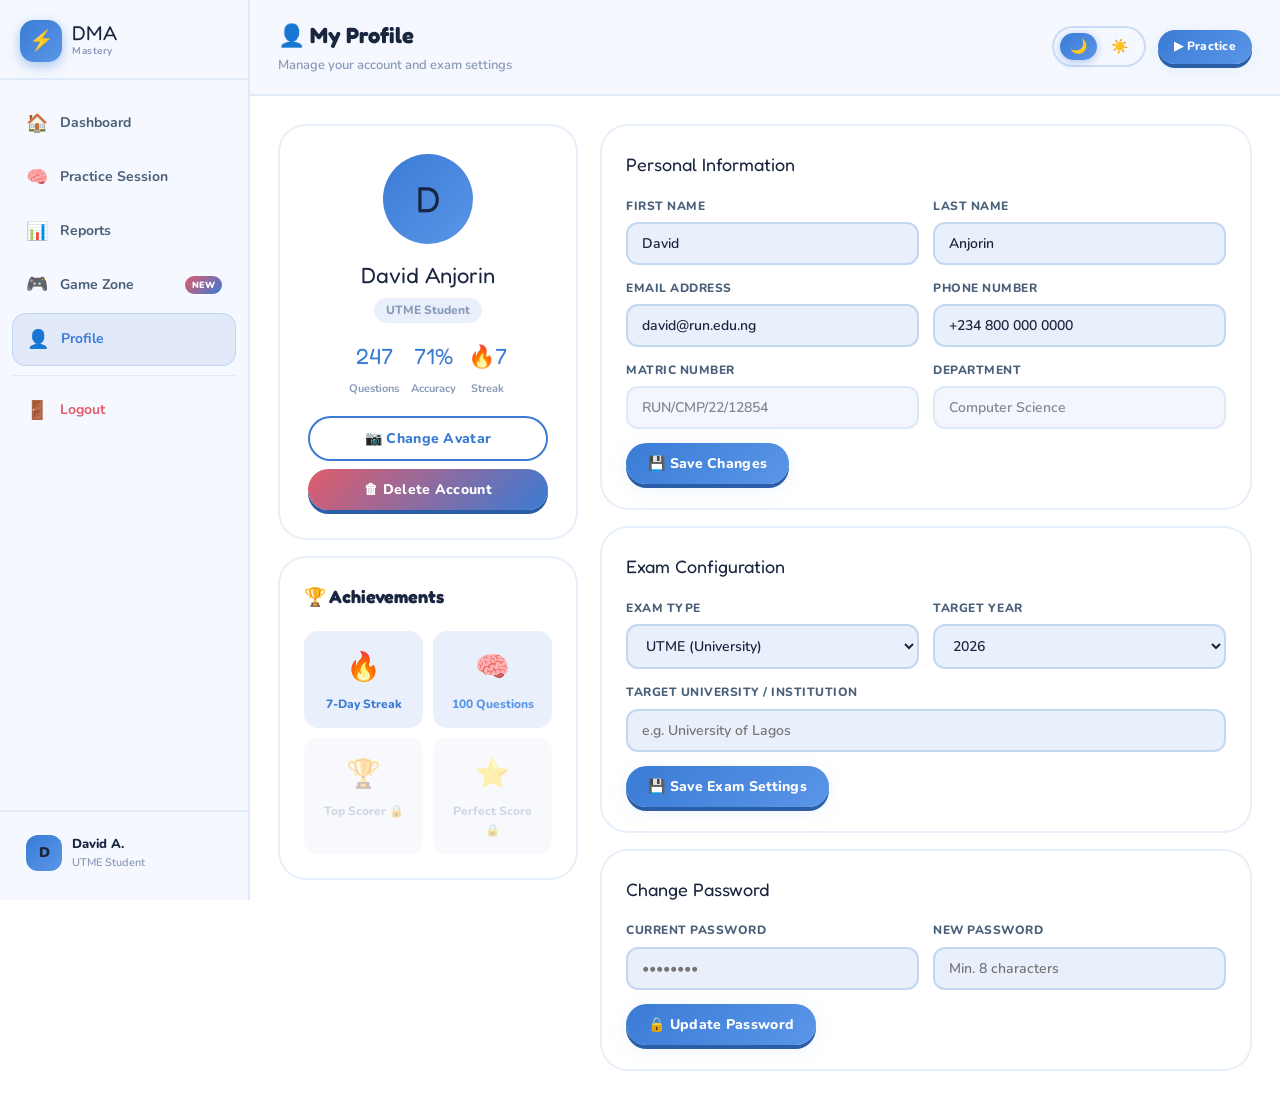
<file: profile.html>
<!DOCTYPE html>
<html lang="en">
<head>
  <meta charset="UTF-8"/>
  <meta name="viewport" content="width=device-width, initial-scale=1.0"/>
  <title>Profile | DMA</title>
  <link rel="stylesheet" href="style.css"/>
  <link href="https://fonts.googleapis.com/css2?family=Nunito:wght@400;500;600;700;800;900&family=Fredoka+One&display=swap" rel="stylesheet">
  <style>
    .profile-grid { display: grid; grid-template-columns: 300px 1fr; gap: 22px; }
    .profile-left { display: flex; flex-direction: column; gap: 16px; }
    .profile-avatar-card { background: var(--surface); border: 2px solid var(--border); border-radius: var(--radius-xl); padding: 28px; text-align: center; }
    .big-avatar { width: 90px; height: 90px; background: var(--grad-primary); border-radius: 50%; display: flex; align-items: center; justify-content: center; font-family: var(--font-display); font-size: 36px; margin: 0 auto 14px; }
    .profile-name { font-family: var(--font-display); font-size: 22px; margin-bottom: 4px; }
    .profile-type { font-size: 12px; font-weight: 800; color: var(--text-3); background: var(--bg-3); padding: 3px 12px; border-radius: 50px; display: inline-block; margin-bottom: 16px; }
    .profile-stats-mini { display: flex; gap: 12px; justify-content: center; }
    .psm { text-align: center; }
    .psm-num { font-family: var(--font-display); font-size: 22px; display: block; }
    .psm-lbl { font-size: 11px; font-weight: 700; color: var(--text-3); }
    .profile-form { background: var(--surface); border: 2px solid var(--border); border-radius: var(--radius-xl); padding: 24px; }
    .pf-title { font-family: var(--font-display); font-size: 18px; margin-bottom: 18px; }
    .pf-row { display: grid; grid-template-columns: 1fr 1fr; gap: 14px; margin-bottom: 14px; }
    .pf-group { display: flex; flex-direction: column; gap: 6px; }
    .pf-group label { font-size: 12px; font-weight: 800; color: var(--text-2); text-transform: uppercase; letter-spacing: .5px; }
    .pf-group input, .pf-group select { background: var(--bg-3); border: 2px solid var(--border-2); border-radius: 12px; padding: 10px 14px; font-size: 14px; font-weight: 600; color: var(--text-1); outline: none; transition: border .2s; font-family: var(--font); }
    .pf-group input:focus, .pf-group select:focus { border-color: var(--primary); }
    .pf-group input:disabled { opacity: .55; cursor: not-allowed; }
    @media(max-width:900px){ .profile-grid{grid-template-columns:1fr} }
    @media(max-width:600px){ .pf-row{grid-template-columns:1fr} .profile-stats-mini{gap:20px} }
  </style>
</head>
<body class="dashboard-body">
<div class="sidebar-overlay" id="sidebarOverlay"></div>
<aside class="sidebar" id="sidebar">
  <div class="sidebar-logo">
    <div class="logo-icon">⚡</div>
    <div class="logo-text"><span class="logo-main">DMA</span><span class="logo-sub">Mastery</span></div>
  </div>
  <nav class="sidebar-nav">
    <a href="dashboard.html" class="sn-item"><span class="sn-icon">🏠</span><span>Dashboard</span></a>
    <a href="quiz.html" class="sn-item"><span class="sn-icon">🧠</span><span>Practice Session</span></a>
    <a href="reports.html" class="sn-item"><span class="sn-icon">📊</span><span>Reports</span></a>
    <a href="games.html" class="sn-item"><span class="sn-icon">🎮</span><span>Game Zone</span><span class="sn-new">NEW</span></a>
    <a href="profile.html" class="sn-item active"><span class="sn-icon">👤</span><span>Profile</span></a>
    <div style="margin-top:6px;padding-top:6px;border-top:1px solid var(--border)"></div>
    <a href="login.html" class="sn-item sn-logout"><span class="sn-icon">🚪</span><span>Logout</span></a>
  </nav>
  <div class="sidebar-bottom">
    <div class="sidebar-user">
      <div class="su-avatar">D</div>
      <div class="su-info"><span class="su-name">David A.</span><span class="su-type">UTME Student</span></div>
    </div>
  </div>
</aside>

<main class="dashboard-main">
  <header class="dash-header">
    <button class="sidebar-toggle" id="sidebarToggle">☰</button>
    <div class="dash-header-content">
      <h1 class="dash-welcome">👤 My Profile</h1>
      <p class="dash-date">Manage your account and exam settings</p>
    </div>
    <div class="dash-header-actions">
      <button class="theme-toggle" id="themeToggle">
        <span class="toggle-option active" id="darkOpt">🌙</span>
        <span class="toggle-option" id="lightOpt">☀️</span>
      </button>
      <a href="quiz.html" class="btn btn-primary btn-sm">▶ Practice</a>
    </div>
  </header>

  <div class="dash-content">
    <div class="profile-grid">

      <!-- LEFT COLUMN -->
      <div class="profile-left">
        <div class="profile-avatar-card">
          <div class="big-avatar">D</div>
          <div class="profile-name">David Anjorin</div>
          <div class="profile-type">UTME Student</div>
          <div class="profile-stats-mini">
            <div class="psm"><span class="psm-num" style="color:var(--primary)">247</span><span class="psm-lbl">Questions</span></div>
            <div class="psm"><span class="psm-num" style="color:var(--accent-green)">71%</span><span class="psm-lbl">Accuracy</span></div>
            <div class="psm"><span class="psm-num" style="color:var(--accent-yellow)">🔥7</span><span class="psm-lbl">Streak</span></div>
          </div>
          <div style="margin-top:16px">
            <button class="btn btn-outline btn-full" style="margin-bottom:8px">📷 Change Avatar</button>
            <button class="btn btn-danger btn-full">🗑 Delete Account</button>
          </div>
        </div>

        <div class="dash-card">
          <div class="dc-header"><h2>🏆 Achievements</h2></div>
          <div style="display:grid;grid-template-columns:1fr 1fr;gap:10px">
            <div style="background:var(--bg-3);border-radius:14px;padding:14px;text-align:center">
              <div style="font-size:28px;margin-bottom:5px">🔥</div>
              <div style="font-size:12px;font-weight:800;color:var(--accent-yellow)">7-Day Streak</div>
            </div>
            <div style="background:var(--bg-3);border-radius:14px;padding:14px;text-align:center">
              <div style="font-size:28px;margin-bottom:5px">🧠</div>
              <div style="font-size:12px;font-weight:800;color:var(--primary-light)">100 Questions</div>
            </div>
            <div style="background:var(--bg-3);border-radius:14px;padding:14px;text-align:center;opacity:.4">
              <div style="font-size:28px;margin-bottom:5px">🏆</div>
              <div style="font-size:12px;font-weight:800;color:var(--text-3)">Top Scorer 🔒</div>
            </div>
            <div style="background:var(--bg-3);border-radius:14px;padding:14px;text-align:center;opacity:.4">
              <div style="font-size:28px;margin-bottom:5px">⭐</div>
              <div style="font-size:12px;font-weight:800;color:var(--text-3)">Perfect Score 🔒</div>
            </div>
          </div>
        </div>
      </div>

      <!-- RIGHT COLUMN -->
      <div style="display:flex;flex-direction:column;gap:16px">
        <div class="profile-form">
          <div class="pf-title">Personal Information</div>
          <div class="pf-row">
            <div class="pf-group"><label>First Name</label><input type="text" value="David"/></div>
            <div class="pf-group"><label>Last Name</label><input type="text" value="Anjorin"/></div>
          </div>
          <div class="pf-row">
            <div class="pf-group"><label>Email Address</label><input type="email" value="david@run.edu.ng"/></div>
            <div class="pf-group"><label>Phone Number</label><input type="tel" value="+234 800 000 0000"/></div>
          </div>
          <div class="pf-row">
            <div class="pf-group"><label>Matric Number</label><input type="text" value="RUN/CMP/22/12854" disabled/></div>
            <div class="pf-group"><label>Department</label><input type="text" value="Computer Science" disabled/></div>
          </div>
          <button class="btn btn-primary" onclick="alert('Profile updated! (Connect to api/profile/update.php)')">💾 Save Changes</button>
        </div>

        <div class="profile-form">
          <div class="pf-title">Exam Configuration</div>
          <div class="pf-row">
            <div class="pf-group">
              <label>Exam Type</label>
              <select>
                <option selected>UTME (University)</option>
                <option>SSCE (Secondary)</option>
                <option>Both</option>
              </select>
            </div>
            <div class="pf-group">
              <label>Target Year</label>
              <select>
                <option>2026</option><option>2027</option>
              </select>
            </div>
          </div>
          <div class="pf-group" style="margin-bottom:14px">
            <label>Target University / Institution</label>
            <input type="text" placeholder="e.g. University of Lagos"/>
          </div>
          <button class="btn btn-primary" onclick="alert('Exam settings saved!')">💾 Save Exam Settings</button>
        </div>

        <div class="profile-form">
          <div class="pf-title">Change Password</div>
          <div class="pf-row">
            <div class="pf-group"><label>Current Password</label><input type="password" placeholder="••••••••"/></div>
            <div class="pf-group"><label>New Password</label><input type="password" placeholder="Min. 8 characters"/></div>
          </div>
          <button class="btn btn-primary" onclick="alert('Password changed! (Connect to api/profile/password.php)')">🔒 Update Password</button>
        </div>
      </div>
    </div>
  </div>
</main>
<script src="app.js"></script>
</body>
</html>
</file>
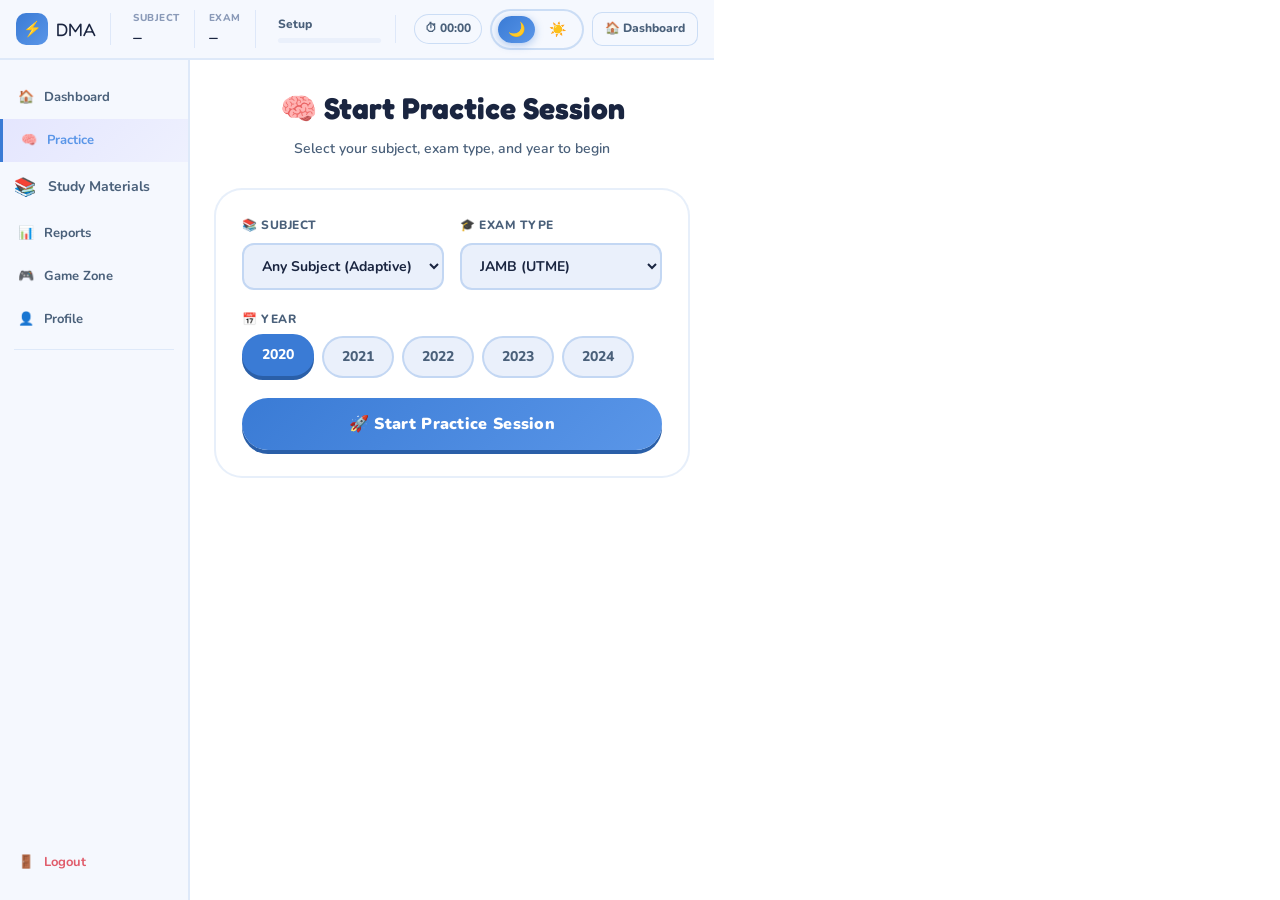
<file: quiz.html>
<!DOCTYPE html>
<html lang="en">
<head>
  <meta charset="UTF-8"/>
  <meta name="viewport" content="width=device-width, initial-scale=1.0"/>
  <title>Practice Session | DMA</title>
  <link rel="stylesheet" href="style.css"/>
  <link href="https://fonts.googleapis.com/css2?family=Nunito:wght@400;500;600;700;800;900&family=Fredoka+One&display=swap" rel="stylesheet">
  <style>
    /* ══ QUIZ LAYOUT ══ */
    html, body { height: 100%; overflow-x: hidden; }
    .quiz-wrap { display: flex; flex-direction: column; min-height: 100vh; }

    /* ── TOP BAR ── */
    .qtb {
      display: flex; align-items: center;
      background: var(--bg-2); border-bottom: 2px solid var(--border);
      padding: 0 16px; height: 60px;
      position: sticky; top: 0; z-index: 100;
      flex-shrink: 0; gap: 8px; overflow: hidden;
    }
    .qtb-logo { display: flex; align-items: center; gap: 8px; text-decoration: none; padding-right: 14px; border-right: 1.5px solid var(--border); flex-shrink: 0; }
    .qtb-logo-icon { width: 32px; height: 32px; background: var(--grad-primary); border-radius: 10px; display: flex; align-items: center; justify-content: center; font-size: 15px; flex-shrink: 0; }
    .qtb-logo-text { font-family: var(--font-display); font-size: 18px; color: var(--text-1); }
    .qtb-meta { display: flex; align-items: center; gap: 0; flex-shrink: 0; }
    .qtb-pill { display: flex; flex-direction: column; padding: 0 14px; border-right: 1.5px solid var(--border); }
    .qtb-pill-label { font-size: 10px; color: var(--text-3); font-weight: 800; text-transform: uppercase; letter-spacing: .5px; }
    .qtb-pill-value { font-family: var(--font-display); font-size: 14px; color: var(--text-1); white-space: nowrap; max-width: 120px; overflow: hidden; text-overflow: ellipsis; }
    .qtb-progress-wrap { flex: 1; padding: 0 14px; min-width: 0; border-right: 1.5px solid var(--border); }
    .qtb-count { font-size: 12px; font-weight: 800; color: var(--text-2); margin-bottom: 4px; }
    .qtb-bar { height: 5px; background: var(--bg-3); border-radius: 3px; overflow: hidden; }
    .qtb-bar-fill { height: 100%; background: var(--grad-primary); border-radius: 3px; transition: width .5s ease; }
    .qtb-right { display: flex; align-items: center; gap: 8px; flex-shrink: 0; padding-left: 10px; }
    .qtb-timer { font-size: 12px; font-weight: 800; color: var(--text-2); background: var(--surface-2); padding: 4px 10px; border-radius: 50px; border: 1.5px solid var(--border-2); white-space: nowrap; }
    .qtb-timer.warn { color: var(--danger); border-color: rgba(255,101,132,.4); }
    .qtb-home-btn { background: var(--surface-2); border: 1.5px solid var(--border-2); border-radius: 10px; padding: 6px 12px; font-size: 12px; font-weight: 800; color: var(--text-2); cursor: pointer; text-decoration: none; white-space: nowrap; transition: all .2s; }
    .qtb-home-btn:hover { border-color: var(--primary); color: var(--primary-light); }
    .qtb-ham { background: var(--surface-2); border: 1.5px solid var(--border-2); border-radius: 10px; padding: 7px 9px; font-size: 16px; cursor: pointer; display: none; flex-shrink: 0; }

    /* ── BODY: sidebar + content ── */
    .quiz-body { display: flex; flex: 1; }

    /* ── SIDEBAR ── */
    .quiz-sb {
      width: 190px; flex-shrink: 0;
      background: var(--bg-2); border-right: 2px solid var(--border);
      display: flex; flex-direction: column; padding: 16px 0;
      position: sticky; top: 60px; height: calc(100vh - 60px); overflow-y: auto;
    }
    .qsb-link { display: flex; align-items: center; gap: 10px; padding: 11px 18px; font-size: 13px; font-weight: 700; color: var(--text-2); transition: all .2s; text-decoration: none; }
    .qsb-link:hover { background: var(--surface-2); color: var(--text-1); }
    .qsb-link.active { background: linear-gradient(135deg, rgba(108,99,255,.12), rgba(108,99,255,.05)); color: var(--primary-light); border-left: 3px solid var(--primary); }
    .qsb-divider { height: 1px; background: var(--border); margin: 8px 14px; }
    .qsb-bottom { margin-top: auto; }

    /* ── MOBILE SIDEBAR OVERLAY ── */
    .qsb-overlay {
      display: none; position: fixed; inset: 0; background: rgba(0,0,0,.55);
      backdrop-filter: blur(3px); z-index: 200;
    }
    .qsb-overlay.open { display: block; }
    .quiz-sb.mobile-open { transform: translateX(0) !important; box-shadow: 4px 0 40px rgba(0,0,0,.5); }

    /* ── MAIN CONTENT ── */
    .quiz-content { flex: 1; padding: 24px; overflow-y: auto; min-width: 0; }

    /* ── SCREENS ── */
    .qscreen { display: none; }
    .qscreen.active { display: block; }

    /* ── SETUP SCREEN ── */
    .setup-wrap { max-width: 660px; margin: 0 auto; }
    .setup-header { text-align: center; margin-bottom: 28px; }
    .setup-header h1 { font-family: var(--font-display); font-size: 30px; margin-bottom: 6px; }
    .setup-header p { color: var(--text-2); font-size: 14px; font-weight: 600; }
    .setup-card { background: var(--surface); border: 2px solid var(--border); border-radius: var(--radius-xl); padding: 26px; display: flex; flex-direction: column; gap: 20px; }
    .sf-row { display: grid; grid-template-columns: 1fr 1fr; gap: 16px; }
    .sf-group { display: flex; flex-direction: column; gap: 7px; }
    .sf-group label { font-size: 12px; font-weight: 800; color: var(--text-2); text-transform: uppercase; letter-spacing: .5px; }
    .sf-group select { background: var(--bg-3); border: 2px solid var(--border-2); border-radius: 12px; padding: 11px 14px; font-size: 14px; font-weight: 700; color: var(--text-1); outline: none; transition: border .2s; font-family: var(--font); }
    .sf-group select:focus { border-color: var(--primary); }
    .mode-grid { display: grid; grid-template-columns: repeat(3,1fr); gap: 10px; }
    .mode-btn { padding: 14px 8px; border: 2.5px solid var(--border-2); border-radius: 14px; text-align: center; cursor: pointer; transition: all .2s; font-size: 12px; font-weight: 800; color: var(--text-2); background: var(--surface-2); }
    .mode-btn:hover, .mode-btn.sel { border-color: var(--primary); background: rgba(108,99,255,.08); color: var(--primary-light); }
    .mode-btn .mi { font-size: 22px; display: block; margin-bottom: 5px; }
    .numq-row { display: flex; gap: 8px; flex-wrap: wrap; }
    .numq-btn { padding: 8px 18px; border-radius: 50px; font-size: 14px; font-weight: 800; background: var(--bg-3); color: var(--text-2); border: 2px solid var(--border-2); cursor: pointer; transition: all .2s; }
    .numq-btn:hover, .numq-btn.sel { background: var(--primary); border-color: var(--primary); color: #fff; transform: translateY(-2px); box-shadow: 0 4px 0 var(--primary-dark); }

    /* ── ACTIVE QUIZ ── */
    .session-prog { margin-bottom: 20px; }
    .sp-bar { height: 7px; background: var(--bg-3); border-radius: 4px; overflow: hidden; }
    .sp-fill { height: 100%; background: var(--grad-primary); border-radius: 4px; transition: width .6s ease; }
    .sp-lbl { font-size: 11px; font-weight: 800; color: var(--text-3); text-align: right; margin-top: 4px; }
    .q-card { background: var(--surface); border: 2px solid var(--border); border-radius: var(--radius-xl); padding: 24px; margin-bottom: 18px; }
    .q-tags { display: flex; gap: 7px; flex-wrap: wrap; margin-bottom: 12px; }
    .q-tag { font-size: 10px; font-weight: 800; padding: 3px 10px; border-radius: 50px; }
    .qt-diff { background: rgba(255,211,61,.12); color: #c8960a; }
    .qt-subj { background: rgba(108,99,255,.12); color: #a78bfa; }
    .qt-topic { background: rgba(107,203,119,.12); color: #5ab869; }
    .q-num-lbl { font-size: 11px; font-weight: 800; color: var(--text-3); margin-bottom: 8px; }
    .q-text { font-size: 18px; font-weight: 700; line-height: 1.65; color: var(--text-1); }

    /* ── RADIO OPTIONS ── */
    .opts-list { display: flex; flex-direction: column; gap: 10px; margin-bottom: 20px; }
    .opt-lbl {
      display: flex; align-items: center; gap: 12px;
      padding: 14px 16px; background: var(--surface);
      border: 2px solid var(--border-2); border-radius: 14px;
      cursor: pointer; transition: all .2s; font-size: 15px; font-weight: 700;
      position: relative; user-select: none;
    }
    .opt-lbl:hover { border-color: var(--primary); background: rgba(108,99,255,.04); }
    .opt-lbl input[type=radio] { display: none; }
    .opt-circle { width: 20px; height: 20px; border-radius: 50%; border: 2.5px solid var(--border-2); flex-shrink: 0; transition: all .2s; position: relative; }
    .opt-lbl:has(input:checked) .opt-circle { border-color: var(--primary); }
    .opt-lbl:has(input:checked) .opt-circle::after { content: ''; position: absolute; width: 10px; height: 10px; background: var(--primary); border-radius: 50%; top: 50%; left: 50%; transform: translate(-50%,-50%); }
    .opt-lbl:has(input:checked) { border-color: var(--primary); background: rgba(108,99,255,.06); }
    .opt-letter { width: 28px; height: 28px; border-radius: 8px; background: var(--bg-3); display: flex; align-items: center; justify-content: center; font-size: 12px; font-weight: 900; flex-shrink: 0; transition: all .2s; }
    .opt-lbl:has(input:checked) .opt-letter { background: rgba(108,99,255,.2); color: var(--primary-light); }
    /* Post-submit states */
    .opt-lbl.correct { border-color: var(--accent-green) !important; background: rgba(107,203,119,.08) !important; }
    .opt-lbl.wrong   { border-color: var(--danger) !important; background: rgba(255,101,132,.07) !important; }
    .opt-lbl.correct .opt-letter { background: rgba(107,203,119,.2); color: var(--accent-green); }
    .opt-lbl.wrong   .opt-letter { background: rgba(255,101,132,.2); color: var(--danger); }
    .opt-lbl.correct::after { content: '✓'; position: absolute; right: 14px; font-weight: 900; color: var(--accent-green); font-size: 16px; }
    .opt-lbl.wrong::after   { content: '✗'; position: absolute; right: 14px; font-weight: 900; color: var(--danger); font-size: 16px; }

    /* ── SUBMIT ROW ── */
    .submit-row { display: flex; align-items: center; gap: 14px; margin-bottom: 22px; flex-wrap: wrap; }
    .streak-mini { display: flex; align-items: center; gap: 5px; font-size: 13px; font-weight: 800; background: rgba(255,211,61,.12); color: #c8960a; padding: 6px 14px; border-radius: 50px; }

    /* ── FEEDBACK PANEL ── */
    .fb-panel {
      border: 2px solid var(--border-2); border-radius: var(--radius-xl); overflow: hidden;
      margin-bottom: 20px; animation: popIn .3s cubic-bezier(.34,1.56,.64,1);
    }
    .fb-inner { display: grid; grid-template-columns: 200px 1fr; }
    .fb-left {
      display: flex; flex-direction: column; align-items: center; justify-content: center;
      padding: 24px 16px; gap: 10px; border-right: 2px solid var(--border);
    }
    .fb-correct { background: rgba(107,203,119,.08); }
    .fb-wrong   { background: rgba(255,101,132,.06); }
    .fb-icon { font-size: 50px; }
    .fb-verdict { font-family: var(--font-display); font-size: 26px; }
    .fv-correct { color: var(--accent-green); }
    .fv-wrong   { color: var(--danger); }
    .fb-pts { font-size: 12px; font-weight: 800; background: var(--surface-2); padding: 4px 12px; border-radius: 50px; color: var(--text-2); }
    .fb-right { padding: 20px; background: var(--surface); }
    .fb-your-ans { font-size: 11px; font-weight: 800; color: var(--text-3); text-transform: uppercase; letter-spacing: .8px; margin-bottom: 10px; }
    .fb-ans-row {
      display: flex; align-items: center; gap: 10px;
      padding: 10px 14px; border-radius: 12px; margin-bottom: 8px;
      font-size: 14px; font-weight: 800; border: 2px solid;
    }
    .fb-ans-correct { background: rgba(107,203,119,.1); border-color: rgba(107,203,119,.3); color: var(--accent-green); }
    .fb-ans-wrong   { background: rgba(255,101,132,.08); border-color: rgba(255,101,132,.2); color: var(--danger); }
    .fb-rule { font-size: 11px; font-weight: 800; padding: 3px 10px; border-radius: 50px; background: rgba(108,99,255,.1); color: var(--primary-light); border: 1px solid rgba(108,99,255,.2); margin-bottom: 12px; display: inline-block; }
    .fb-expl { background: var(--bg-3); border: 1.5px solid var(--border-2); border-radius: var(--radius); padding: 13px 15px; font-size: 13px; font-weight: 600; color: var(--text-2); line-height: 1.65; margin-bottom: 14px; }
    .fb-expl strong { color: var(--text-1); }

    /* ── RESULTS SCREEN ── */
    .results-wrap { max-width: 680px; margin: 0 auto; text-align: center; padding: 20px 0; }
    .rs-emoji { font-size: 72px; display: block; margin-bottom: 14px; animation: bounce 1s; }
    .rs-title { font-family: var(--font-display); font-size: 34px; margin-bottom: 6px; }
    .rs-sub { font-size: 15px; color: var(--text-2); font-weight: 600; margin-bottom: 24px; }
    .rs-grid { display: grid; grid-template-columns: repeat(4,1fr); gap: 12px; margin-bottom: 22px; }
    .rs-stat { background: var(--surface); border: 2px solid var(--border); border-radius: var(--radius-lg); padding: 16px 12px; }
    .rs-stat-n { font-family: var(--font-display); font-size: 26px; display: block; margin-bottom: 3px; }
    .rs-stat-l { font-size: 11px; font-weight: 700; color: var(--text-3); }
    .rs-adaptive { background: rgba(108,99,255,.07); border: 2px solid rgba(108,99,255,.18); border-radius: var(--radius-lg); padding: 15px 18px; margin-bottom: 20px; text-align: left; font-size: 13px; font-weight: 700; color: var(--text-2); line-height: 1.65; }
    .rs-adaptive strong { color: var(--primary-light); }
    .rs-breakdown { text-align: left; background: var(--surface); border: 2px solid var(--border); border-radius: var(--radius); padding: 14px 18px; margin-bottom: 22px; }
    .rs-bd-title { font-family: var(--font-display); font-size: 15px; margin-bottom: 10px; }
    .rs-bd-item { display: flex; align-items: center; gap: 10px; padding: 7px 0; border-bottom: 1px solid var(--border); font-size: 12px; font-weight: 700; }
    .rs-bd-item:last-child { border-bottom: none; }
    .rs-dot { width: 7px; height: 7px; border-radius: 50%; flex-shrink: 0; }
    .rs-q-text { flex: 1; color: var(--text-2); overflow: hidden; text-overflow: ellipsis; white-space: nowrap; }
    .rs-btns { display: flex; gap: 10px; justify-content: center; flex-wrap: wrap; }

    /* ══ RESPONSIVE ══ */
    @media (max-width: 900px) {
      .quiz-sb {
        position: fixed; top: 0; left: 0; height: 100vh; z-index: 201;
        transform: translateX(-100%); transition: transform .3s ease;
      }
      .qtb-ham { display: flex; }
      .qtb-meta .qtb-pill:not(:first-child) { display: none; }
    }
    @media (max-width: 680px) {
      .qtb { height: 54px; padding: 0 12px; }
      .qtb-logo-text { display: none; }
      .qtb-meta { display: none; }
      .qtb-progress-wrap { border-right: none; }
      .qtb-home-btn span { display: none; }
      .quiz-content { padding: 14px; }
      .fb-inner { grid-template-columns: 1fr; }
      .fb-left { flex-direction: row; padding: 14px 16px; border-right: none; border-bottom: 2px solid var(--border); justify-content: flex-start; gap: 14px; }
      .fb-icon { font-size: 32px; }
      .fb-verdict { font-size: 20px; }
      .q-text { font-size: 15px; }
      .opt-lbl { padding: 12px 14px; font-size: 14px; }
      .rs-grid { grid-template-columns: 1fr 1fr; }
      .sf-row { grid-template-columns: 1fr; }
      .mode-grid { grid-template-columns: 1fr; }
      .setup-header h1 { font-size: 24px; }
    }
    @media (max-width: 420px) {
      .quiz-content { padding: 10px; }
      .q-card { padding: 16px; }
      .q-text { font-size: 14px; }
      .opt-lbl { padding: 10px 12px; font-size: 13px; gap: 10px; }
      .opt-circle { width: 18px; height: 18px; }
      .opt-letter { width: 24px; height: 24px; font-size: 11px; }
      .numq-row { gap: 6px; }
      .numq-btn { padding: 7px 14px; font-size: 13px; }
    }
  </style>
</head>
<body class="dashboard-body">

<!-- MOBILE SIDEBAR OVERLAY -->
<div class="qsb-overlay" id="qsbOverlay"></div>

<div class="quiz-wrap">

  <!-- ── TOP BAR ── -->
  <header class="qtb">
    <button class="qtb-ham" id="qsbToggle" aria-label="Menu">☰</button>
    <a href="dashboard.html" class="qtb-logo">
      <div class="qtb-logo-icon">⚡</div>
      <span class="qtb-logo-text">DMA</span>
    </a>
    <div class="qtb-meta">
      <div class="qtb-pill">
        <span class="qtb-pill-label">Subject</span>
        <span class="qtb-pill-value" id="qtbSubject">—</span>
      </div>
      <div class="qtb-pill">
        <span class="qtb-pill-label">Exam</span>
        <span class="qtb-pill-value" id="qtbTopic">—</span>
      </div>
    </div>
    <div class="qtb-progress-wrap">
      <div class="qtb-count" id="qtbCount">Setup</div>
      <div class="qtb-bar"><div class="qtb-bar-fill" id="qtbFill" style="width:0%"></div></div>
    </div>
    <div class="qtb-right">
      <div class="qtb-timer" id="qtbTimer">⏱ 00:00</div>
      <button class="theme-toggle" id="themeToggle" style="flex-shrink:0">
        <span class="toggle-option active" id="darkOpt">🌙</span>
        <span class="toggle-option" id="lightOpt">☀️</span>
      </button>
      <a href="dashboard.html" class="qtb-home-btn">🏠 <span>Dashboard</span></a>
    </div>
  </header>

  <!-- ── BODY ── -->
  <div class="quiz-body">

    <!-- Sidebar nav -->
    <nav class="quiz-sb" id="quizSidebar">
      <a href="dashboard.html" class="qsb-link"><span>🏠</span> Dashboard</a>
      <a href="quiz.html" class="qsb-link active"><span>🧠</span> Practice</a>
<a href="materials.html" class="sn-item"><span class="sn-icon">📚</span><span>Study Materials</span></a>
      <a href="reports.html" class="qsb-link"><span>📊</span> Reports</a>
      <a href="games.html" class="qsb-link"><span>🎮</span> Game Zone</a>
      <a href="profile.html" class="qsb-link"><span>👤</span> Profile</a>
      <div class="qsb-divider"></div>
      <div class="qsb-bottom">
        <a href="login.html" class="qsb-link" style="color:var(--danger)"><span>🚪</span> Logout</a>
      </div>
    </nav>

    <!-- Main content -->
    <div class="quiz-content">

      <!-- ══ SCREEN: SETUP ══ -->
      <div class="qscreen active" id="screenSetup">
        <div class="setup-wrap">
          <div class="setup-header">
            <h1>🧠 Start Practice Session</h1>
            <p>Select your subject, exam type, and year to begin</p>
          </div>
          <div class="setup-card">
            <div class="sf-row">
              <div class="sf-group">
                <label>📚 Subject</label>
                <select id="sfSubject">
                  <option value="">Any Subject (Adaptive)</option>
                  <option value="Mathematics">Mathematics</option>
                  <option value="English Language">English Language</option>
                  <option value="Biology">Biology</option>
                  <option value="Chemistry">Chemistry</option>
                  <option value="Physics">Physics</option>
                </select>
              </div>
              <div class="sf-group">
                <label>🎓 Exam Type</label>
                <select id="sfExamType">
                  <option value="JAMB">JAMB (UTME)</option>
                  <option value="WAEC">WAEC (SSCE)</option>
                </select>
              </div>
            </div>
            <div class="sf-group">
              <label>📅 Year</label>
              <div class="numq-row">
                <div class="numq-btn sel" onclick="pickYear(this)">2020</div>
                <div class="numq-btn" onclick="pickYear(this)">2021</div>
                <div class="numq-btn" onclick="pickYear(this)">2022</div>
                <div class="numq-btn" onclick="pickYear(this)">2023</div>
                <div class="numq-btn" onclick="pickYear(this)">2024</div>
              </div>
            </div>
            <button class="btn btn-fun btn-full btn-lg" onclick="startSession()">
              🚀 Start Practice Session
            </button>
          </div>
        </div>
      </div>

      <!-- ══ SCREEN: ACTIVE QUIZ ══ -->
      <div class="qscreen" id="screenQuiz">
        <div class="session-prog">
          <div class="sp-bar"><div class="sp-fill" id="spFill" style="width:0%"></div></div>
          <div class="sp-lbl" id="spLbl"></div>
        </div>

        <div class="q-card">
          <div class="q-tags">
            <span class="q-tag qt-diff" id="tagDiff">Medium</span>
            <span class="q-tag qt-subj" id="tagSubj">MCQ</span>
            <span class="q-tag qt-topic" id="tagTopic">Algebra</span>
          </div>
          <div class="q-num-lbl" id="qNumLbl">Question 1 of 10</div>
          <div class="q-text" id="qText">Loading…</div>
        </div>

        <div class="opts-list" id="optsList"></div>

        <div class="submit-row">
          <button class="btn btn-primary btn-lg" id="submitBtn" onclick="submitAnswer()">Submit Answer</button>
          <div class="streak-mini" id="streakBadge" style="display:none">🔥 <span id="streakNum">0</span> streak</div>
        </div>

        <div id="fbPanel" style="display:none"></div>
      </div>

      <!-- ══ SCREEN: RESULTS ══ -->
      <div class="qscreen" id="screenResults">
        <div class="results-wrap">
          <span class="rs-emoji" id="rsEmoji">🎉</span>
          <h1 class="rs-title" id="rsTitle">Session Complete!</h1>
          <p class="rs-sub" id="rsSub"></p>
          <div class="rs-grid" id="rsGrid"></div>
          <div class="rs-adaptive" id="rsAdaptive"></div>
          <div class="rs-breakdown" id="rsBreakdown"></div>
          <div class="rs-btns">
            <button class="btn btn-fun btn-lg" onclick="resetToSetup()">🔄 New Session</button>
            <a href="reports.html" class="btn btn-primary btn-lg">📊 View Report</a>
            <a href="dashboard.html" class="btn btn-outline btn-lg">🏠 Dashboard</a>
          </div>
        </div>
      </div>

    </div><!-- end quiz-content -->
  </div><!-- end quiz-body -->
</div><!-- end quiz-wrap -->

<script src="app.js"></script>
<script>
/* ════════════════════════════════════
   QUIZ SESSION ENGINE
════════════════════════════════════ */

// ── Sidebar mobile toggle ──
(function() {
  const toggle = document.getElementById('qsbToggle');
  const sb = document.getElementById('quizSidebar');
  const ov = document.getElementById('qsbOverlay');
  toggle?.addEventListener('click', () => {
    sb.classList.toggle('mobile-open');
    ov.classList.toggle('open');
    document.body.style.overflow = sb.classList.contains('mobile-open') ? 'hidden' : '';
  });
  ov?.addEventListener('click', () => {
    sb.classList.remove('mobile-open');
    ov.classList.remove('open');
    document.body.style.overflow = '';
  });
  sb?.querySelectorAll('.qsb-link').forEach(l => l.addEventListener('click', () => {
    if (window.innerWidth <= 900) {
      sb.classList.remove('mobile-open');
      ov.classList.remove('open');
      document.body.style.overflow = '';
    }
  }));
})();

// ── Year picker ──
let sessionYear = 2020;
function pickYear(el) {
  document.querySelectorAll('.numq-btn').forEach(b => b.classList.remove('sel'));
  el.classList.add('sel');
  sessionYear = parseInt(el.textContent);
}

// ── Screen switcher ──
function showScreen(id) {
  document.querySelectorAll('.qscreen').forEach(s => s.classList.remove('active'));
  document.getElementById(id)?.classList.add('active');
  window.scrollTo({ top: 0, behavior: 'smooth' });
}

// ── Question bank ──
const QUESTIONS = [
  { text:'If x² − 4 = 0, find the value of x where x > 0.', opts:['A) −2','B) 2','C) 0','D) 4'], ans:'B', exp:'Since x²−4=0, x²=4, so x=±2. Since x>0, x = 2 is the answer.', diff:'Medium', subj:'Mathematics', topic:'Algebra' },
  { text:'Which organelle is responsible for photosynthesis in plant cells?', opts:['A) Mitochondria','B) Ribosome','C) Chloroplast','D) Nucleus'], ans:'C', exp:'Chloroplasts contain chlorophyll and are the site of photosynthesis, converting light energy to glucose.', diff:'Easy', subj:'Biology', topic:'Cell Biology' },
  { text:'What is the speed of light in a vacuum?', opts:['A) 3×10⁶ m/s','B) 3×10⁸ m/s','C) 3×10¹⁰ m/s','D) 3×10⁴ m/s'], ans:'B', exp:'The speed of light in a vacuum is approximately 3×10⁸ metres per second.', diff:'Easy', subj:'Physics', topic:'Waves & Light' },
  { text:'In a solution with pH 3, what is the concentration of H⁺ ions (mol/L)?', opts:['A) 10⁻¹¹','B) 10⁻³','C) 10³','D) 10⁻⁷'], ans:'B', exp:'pH = −log[H⁺], so pH=3 means [H⁺] = 10⁻³ mol/L.', diff:'Medium', subj:'Chemistry', topic:'Acids & Bases' },
  { text:'Which sentence contains a grammatical error?', opts:['A) She has been waiting for two hours.','B) They was playing football yesterday.','C) He went to the market.','D) I have finished my homework.'], ans:'B', exp:'"They" requires "were", not "was". Correct: "They were playing football yesterday."', diff:'Easy', subj:'English Language', topic:'Grammar' },
  { text:'A body moves with uniform velocity. What is the net force on it?', opts:['A) Equal to weight','B) Greater than zero','C) Zero','D) Cannot be determined'], ans:'C', exp:"By Newton's First Law, constant velocity means zero acceleration, so net force = zero.", diff:'Medium', subj:'Physics', topic:'Mechanics' },
  { text:'If log₂(x) = 5, what is the value of x?', opts:['A) 10','B) 25','C) 32','D) 64'], ans:'C', exp:'log₂(x)=5 means 2⁵=x. Therefore x = 32.', diff:'Hard', subj:'Mathematics', topic:'Logarithms' },
  { text:'What is the chemical formula for glucose?', opts:['A) C₁₂H₂₂O₁₁','B) C₆H₁₂O₆','C) CH₄','D) C₂H₅OH'], ans:'B', exp:'Glucose (a monosaccharide) has the formula C₆H₁₂O₆.', diff:'Easy', subj:'Chemistry', topic:'Organic Chemistry' },
  { text:'Which process describes water moving across a semi-permeable membrane from low to high solute concentration?', opts:['A) Diffusion','B) Active Transport','C) Osmosis','D) Facilitated Diffusion'], ans:'C', exp:'Osmosis is the movement of water across a semi-permeable membrane down the water potential gradient.', diff:'Medium', subj:'Biology', topic:'Cell Transport' },
  { text:'A UTME candidate scored 280 out of 400. What percentage is this?', opts:['A) 65%','B) 70%','C) 72%','D) 75%'], ans:'B', exp:'(280÷400)×100 = 70%.', diff:'Easy', subj:'Mathematics', topic:'Percentages' },
];

// ── Session state ──
const S = { questions:[], idx:0, answers:[], streak:0, year:2020, elapsed:0, timer:null, submitted:false };

function startSession() {
  const sub = document.getElementById('sfSubject').value;
  const examType = document.getElementById('sfExamType').value;
  S.year = sessionYear;
  S.examType = examType;
  S.questions = [...QUESTIONS].sort(() => Math.random() - .5);
  S.idx = 0; S.answers = []; S.streak = 0; S.elapsed = 0; S.submitted = false;

  document.getElementById('qtbSubject').textContent = sub || 'Mixed';
  document.getElementById('qtbTopic').textContent = examType + ' ' + S.year;

  clearInterval(S.timer);
  S.timer = setInterval(() => {
    S.elapsed++;
    const m = String(Math.floor(S.elapsed/60)).padStart(2,'0');
    const sec = String(S.elapsed%60).padStart(2,'0');
    const el = document.getElementById('qtbTimer');
    el.textContent = `⏱ ${m}:${sec}`;
    if (S.elapsed > 1800) el.classList.add('warn'); else el.classList.remove('warn');
  }, 1000);

  showScreen('screenQuiz');
  renderQ();
}

function renderQ() {
  const q = S.questions[S.idx];
  const n = S.idx + 1, tot = S.questions.length;
  S.submitted = false;

  // Top bar
  document.getElementById('qtbCount').textContent = `Question ${n} of ${tot}`;
  document.getElementById('qtbFill').style.width = `${((n-1)/tot)*100}%`;
  document.getElementById('qtbSubject').textContent = q.subj;
  document.getElementById('qtbTopic').textContent = S.year;

  // Progress
  document.getElementById('spFill').style.width = `${((n-1)/tot)*100}%`;
  document.getElementById('spLbl').textContent = `Question ${n} of ${tot} · ${tot-(n-1)} remaining`;

  // Tags + text
  document.getElementById('tagDiff').textContent = q.diff;
  document.getElementById('tagSubj').textContent = q.subj;
  document.getElementById('tagTopic').textContent = q.topic;
  document.getElementById('qNumLbl').textContent = `Question ${n} of ${tot}`;
  document.getElementById('qText').textContent = q.text;

  // Options
  const LTRS = ['A','B','C','D'];
  document.getElementById('optsList').innerHTML = q.opts.map((opt, i) => `
    <label class="opt-lbl" id="opt${i}">
      <input type="radio" name="qans" value="${LTRS[i]}">
      <div class="opt-circle"></div>
      <div class="opt-letter">${LTRS[i]}</div>
      <span>${opt.substring(3)}</span>
    </label>`).join('');

  // Reset submit/feedback
  const sb = document.getElementById('submitBtn');
  sb.disabled = false; sb.textContent = 'Submit Answer';
  const fp = document.getElementById('fbPanel');
  fp.style.display = 'none'; fp.innerHTML = '';

  // Streak badge
  const badge = document.getElementById('streakBadge');
  if (S.streak > 1) { badge.style.display='flex'; document.getElementById('streakNum').textContent=S.streak; }
  else badge.style.display='none';
}

function submitAnswer() {
  if (S.submitted) return;
  const sel = document.querySelector('input[name="qans"]:checked');
  if (!sel) {
    const sb = document.getElementById('submitBtn');
    sb.textContent = '⚠️ Please pick an answer!';
    setTimeout(() => { sb.textContent = 'Submit Answer'; }, 1500);
    return;
  }
  S.submitted = true;

  const q = S.questions[S.idx];
  const chosen = sel.value;
  const correct = chosen === q.ans;
  if (correct) S.streak++; else S.streak = 0;
  S.answers.push({ q, chosen, correct });

  /* BACKEND: POST api/quiz_answer.php { question_id, answer, is_correct } */

  // Style options
  const LTRS = ['A','B','C','D'];
  q.opts.forEach((_, i) => {
    const lbl = document.getElementById('opt' + i);
    if (lbl) {
      lbl.querySelector('input').disabled = true;
      if (LTRS[i] === q.ans) lbl.classList.add('correct');
      else if (LTRS[i] === chosen && !correct) lbl.classList.add('wrong');
    }
  });

  // Feedback panel
  const fp = document.getElementById('fbPanel');
  const correctText = q.opts.find(o => o.startsWith(q.ans+')'))?.substring(3) || q.ans;
  const chosenText  = q.opts.find(o => o.startsWith(chosen+')'))?.substring(3) || chosen;
  const ruleText = correct
    ? (S.streak >= 3 ? '⚡ R2: Progressive Challenge — difficulty increasing' : '✅ R3: Reinforcement logged')
    : '📚 R1: Remedial Focus — easier questions incoming';

  fp.innerHTML = `
    <div class="fb-panel">
      <div class="fb-inner">
        <div class="fb-left ${correct ? 'fb-correct' : 'fb-wrong'}">
          <div class="fb-icon">${correct ? '✅' : '❌'}</div>
          <div class="fb-verdict ${correct ? 'fv-correct' : 'fv-wrong'}">${correct ? 'CORRECT!' : 'WRONG!'}</div>
          <div class="fb-pts">${correct ? '+10 pts' + (S.streak>1 ? ' 🔥×'+S.streak : '') : 'Keep going!'}</div>
        </div>
        <div class="fb-right">
          <div class="fb-your-ans">Your Answer: ${chosen}</div>
          ${!correct ? `<div class="fb-ans-row fb-ans-wrong">✗ ${chosen}) ${chosenText}</div>` : ''}
          <div class="fb-ans-row fb-ans-correct">✓ ${q.ans}) ${correctText}</div>
          <div class="fb-rule">${ruleText}</div>
          <div class="fb-expl"><strong>Explanation:</strong> ${q.exp}</div>
          ${S.idx < S.questions.length - 1
            ? `<button class="btn btn-primary btn-full" onclick="nextQ()">Next Question →</button>`
            : `<button class="btn btn-fun btn-full" onclick="finishSession()">🏁 Finish Session</button>`}
        </div>
      </div>
    </div>`;

  fp.style.display = 'block';
  fp.scrollIntoView({ behavior: 'smooth', block: 'nearest' });
  document.getElementById('submitBtn').disabled = true;
}

function nextQ() {
  S.idx++;
  renderQ();
  window.scrollTo({ top: 0, behavior: 'smooth' });
}

function finishSession() {
  clearInterval(S.timer);
  const total = S.answers.length;
  const correct = S.answers.filter(a => a.correct).length;
  const score = total > 0 ? Math.round((correct/total)*100) : 0;
  const mins = String(Math.floor(S.elapsed/60)).padStart(2,'0');
  const secs = String(S.elapsed%60).padStart(2,'0');

  /* BACKEND: POST api/quiz_complete.php { score, correct, total, time_elapsed } */

  document.getElementById('rsEmoji').textContent = score>=80?'🏆':score>=60?'🎉':'💪';
  document.getElementById('rsTitle').textContent = score>=80?'Outstanding!':score>=60?'Well Done!':'Keep Practising!';
  document.getElementById('rsSub').textContent = `You scored ${score}% — ${correct} of ${total} correct`;

  document.getElementById('rsGrid').innerHTML = `
    <div class="rs-stat"><span class="rs-stat-n" style="color:var(--primary)">${score}%</span><span class="rs-stat-l">Score</span></div>
    <div class="rs-stat"><span class="rs-stat-n" style="color:var(--accent-green)">${correct}</span><span class="rs-stat-l">Correct</span></div>
    <div class="rs-stat"><span class="rs-stat-n" style="color:var(--danger)">${total-correct}</span><span class="rs-stat-l">Wrong</span></div>
    <div class="rs-stat"><span class="rs-stat-n" style="color:var(--accent-yellow)">${mins}:${secs}</span><span class="rs-stat-l">Time</span></div>`;

  const msg = score < 60
    ? '<strong>🤖 Adaptive Decision:</strong> R1 (Remedial) — Your next session will focus on weaker topics with easier questions to build your foundation.'
    : score < 80
      ? '<strong>🤖 Adaptive Decision:</strong> R2 (Progressive) — Doing well! Difficulty increases slightly next session to keep you challenged.'
      : '<strong>🤖 Adaptive Decision:</strong> R3 (Reinforcement) — Excellent mastery! Topics will be spaced out and revisited less frequently.';
  document.getElementById('rsAdaptive').innerHTML = msg;

  const bd = document.getElementById('rsBreakdown');
  bd.innerHTML = `<div class="rs-bd-title">Question Breakdown</div>` +
    S.answers.map((a,i) => `<div class="rs-bd-item">
      <div class="rs-dot" style="background:${a.correct?'var(--accent-green)':'var(--danger)'}"></div>
      <span style="color:var(--text-3);min-width:22px;font-size:11px">Q${i+1}</span>
      <span class="rs-q-text">${a.q.text.substring(0,60)}…</span>
      <strong style="color:${a.correct?'var(--accent-green)':'var(--danger)'};white-space:nowrap">${a.correct?'✓':'✗'} ${a.chosen}</strong>
    </div>`).join('');

  showScreen('screenResults');
}

function resetToSetup() {
  clearInterval(S.timer);
  document.getElementById('qtbCount').textContent = 'Setup';
  document.getElementById('qtbFill').style.width = '0%';
  document.getElementById('qtbTimer').textContent = '⏱ 00:00';
  document.getElementById('qtbSubject').textContent = '—';
  document.getElementById('qtbTopic').textContent = '—';
  showScreen('screenSetup');
}
</script>
</body>
</html>
</file>
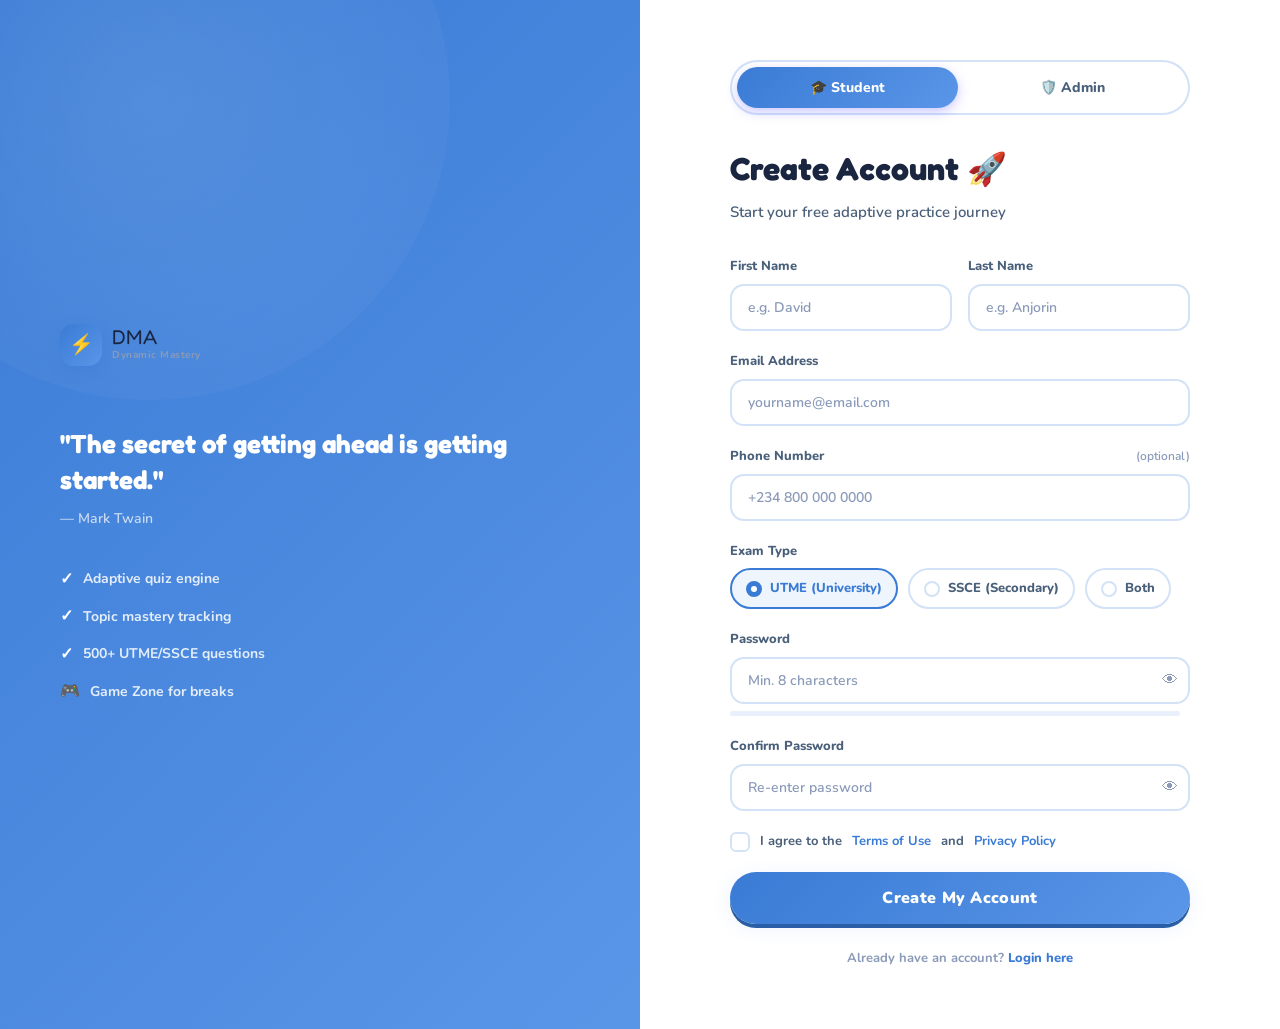
<file: register.html>
<!DOCTYPE html>
<html lang="en">
<head>
  <meta charset="UTF-8"/>
  <meta name="viewport" content="width=device-width, initial-scale=1.0"/>
  <title>Register | Dynamic Mastery Assessment</title>
  <link rel="stylesheet" href="style.css"/>
  <link rel="preconnect" href="https://fonts.googleapis.com">
  <link href="https://fonts.googleapis.com/css2?family=Nunito:wght@400;500;600;700;800;900&family=Fredoka+One&display=swap" rel="stylesheet">
  <style>
    /* Role switcher (same as login) */
    .role-switcher {
      display: flex;
      background: var(--surface);
      border: 2px solid var(--border-2);
      border-radius: 50px;
      padding: 5px;
      gap: 4px;
      margin-bottom: 28px;
    }
    .role-btn {
      flex: 1;
      display: flex;
      align-items: center;
      justify-content: center;
      gap: 8px;
      padding: 11px 16px;
      border-radius: 50px;
      font-size: 14px;
      font-weight: 800;
      cursor: pointer;
      border: none;
      background: transparent;
      color: var(--text-2);
      transition: all 0.25s cubic-bezier(0.4,0,0.2,1);
    }
    .role-btn.active { color: #fff; box-shadow: 0 4px 12px rgba(108,99,255,0.35); }
    .role-btn.role-student.active { background: var(--grad-primary); }
    .role-btn.role-admin.active   { background: var(--grad-warm); box-shadow: 0 4px 12px rgba(255,101,132,0.35); }
    .role-btn:hover:not(.active)  { background: var(--surface-2); color: var(--text-1); }

    .admin-badge {
      display: flex;
      align-items: center;
      gap: 10px;
      background: linear-gradient(135deg,rgba(255,101,132,0.1),rgba(255,159,67,0.08));
      border: 1.5px solid rgba(255,101,132,0.25);
      border-radius: var(--radius);
      padding: 12px 16px;
      font-size: 13px;
      font-weight: 700;
      color: var(--secondary);
      margin-bottom: 20px;
      animation: fadeInUp 0.35s ease both;
    }
    .admin-badge span:first-child { font-size: 20px; }

    .auth-left { transition: background 0.4s ease; }
    .auth-left.admin-left { background: linear-gradient(135deg, #ff6584, #ff9f43); }

    .admin-only-field { display: none; animation: fadeInUp 0.3s ease both; }
    .admin-only-field.visible { display: flex; }
    .student-only-field.hidden-field { display: none; }

    .admin-mode .form-group input:focus,
    .admin-mode .form-group select:focus {
      border-color: var(--secondary);
      box-shadow: 0 0 0 4px rgba(255,101,132,0.12);
    }
    .admin-mode #submitBtn {
      background: var(--grad-warm);
      box-shadow: 0 4px 0 #a83050;
    }

    .security-note {
      display: flex;
      align-items: flex-start;
      gap: 8px;
      background: rgba(255,211,61,0.08);
      border: 1.5px solid rgba(255,211,61,0.2);
      border-radius: var(--radius-sm);
      padding: 10px 14px;
      font-size: 12px;
      font-weight: 600;
      color: var(--text-3);
      margin-top: 4px;
    }
    .security-note span:first-child { font-size: 14px; flex-shrink:0; margin-top: 1px; }

    /* Admin role selector */
    .admin-role-chips {
      display: flex;
      flex-wrap: wrap;
      gap: 8px;
    }
    .admin-role-chip {
      display: flex;
      align-items: center;
      gap: 7px;
      padding: 9px 16px;
      border-radius: 50px;
      font-size: 13px;
      font-weight: 800;
      cursor: pointer;
      border: 2px solid var(--border-2);
      background: var(--surface);
      color: var(--text-2);
      transition: all 0.2s;
      user-select: none;
    }
    .admin-role-chip input { display: none; }
    .admin-role-chip:hover { border-color: var(--secondary); color: var(--text-1); }
    .admin-role-chip:has(input:checked) {
      border-color: var(--secondary);
      background: rgba(255,101,132,0.08);
      color: var(--secondary);
    }
    .admin-role-chip .arc-desc {
      font-size: 10px;
      color: var(--text-3);
      font-weight: 600;
      display: block;
      margin-top: 1px;
    }
  </style>
</head>
<body class="auth-body">

<div class="auth-page" id="authPage">

  <!-- LEFT PANEL -->
  <div class="auth-left" id="authLeft">
    <div class="auth-left-content">
      <a href="index.html" class="nav-logo auth-logo">
        <div class="logo-icon">⚡</div>
        <div class="logo-text">
          <span class="logo-main">DMA</span>
          <span class="logo-sub">Dynamic Mastery</span>
        </div>
      </a>

      <!-- Student left -->
      <div id="studentLeftContent">
        <div class="auth-quote">
          <h2>"The secret of getting ahead is getting started."</h2>
          <p>— Mark Twain</p>
        </div>
        <div class="auth-features-mini">
          <div class="afm"><span>✓</span> Adaptive quiz engine</div>
          <div class="afm"><span>✓</span> Topic mastery tracking</div>
          <div class="afm"><span>✓</span> 500+ UTME/SSCE questions</div>
          <div class="afm"><span>🎮</span> Game Zone for breaks</div>
        </div>
      </div>

      <!-- Admin left -->
      <div id="adminLeftContent" style="display:none">
        <div class="auth-quote">
          <h2>Create an Admin Account</h2>
          <p>Admin accounts require a valid invite code issued by the system owner.</p>
        </div>
        <div class="auth-features-mini">
          <div class="afm"><span>👥</span> Full student management</div>
          <div class="afm"><span>📋</span> Question bank control</div>
          <div class="afm"><span>📊</span> Analytics &amp; reporting</div>
          <div class="afm"><span>🔑</span> Invite-code protected</div>
        </div>
      </div>
    </div>
  </div>

  <!-- RIGHT PANEL -->
  <div class="auth-right">
    <div class="auth-card">

      <!-- ROLE SWITCHER -->
      <div class="role-switcher">
        <button class="role-btn role-student active" id="btnStudent" onclick="switchRole('student')">
          🎓 Student
        </button>
        <button class="role-btn role-admin" id="btnAdmin" onclick="switchRole('admin')">
          🛡️ Admin
        </button>
      </div>

      <!-- STUDENT HEADER -->
      <div class="auth-card-header" id="studentHeader">
        <h1>Create Account 🚀</h1>
        <p>Start your free adaptive practice journey</p>
      </div>

      <!-- ADMIN HEADER -->
      <div class="auth-card-header hidden" id="adminHeader">
        <h1>Admin Registration 🛡️</h1>
        <p>Requires a valid invite code from the system owner</p>
      </div>

      <!-- ADMIN BADGE -->
      <div class="admin-badge hidden" id="adminBadge">
        <span>🔐</span>
        <span>Admin accounts have elevated privileges. All activity is audited.</span>
      </div>

      <!-- FORM -->
      <!-- BACKEND NOTE:
           POST to /api/register
           Hidden `role` field tells backend to create student or admin account.
           Admin registration additionally requires validating `invite_code` against
           a server-side table of pre-generated codes (single-use, expire after use).
      -->
      <form class="auth-form" id="registerForm" action="#" method="POST" novalidate>
        <input type="hidden" name="role" id="roleField" value="student"/>

        <!-- Name row (both roles) -->
        <div class="form-row">
          <div class="form-group">
            <label for="firstName">First Name</label>
            <input type="text" id="firstName" name="first_name" placeholder="e.g. David" required/>
            <span class="field-error" id="err-firstName"></span>
          </div>
          <div class="form-group">
            <label for="lastName">Last Name</label>
            <input type="text" id="lastName" name="last_name" placeholder="e.g. Anjorin" required/>
            <span class="field-error" id="err-lastName"></span>
          </div>
        </div>

        <!-- Email (both) -->
        <div class="form-group">
          <label for="email">Email Address</label>
          <input type="email" id="email" name="email" placeholder="yourname@email.com" required/>
          <span class="field-error" id="err-email"></span>
        </div>

        <!-- Phone (student only) -->
        <div class="form-group student-only-field" id="phoneField">
          <label for="phone">Phone Number <span class="optional">(optional)</span></label>
          <input type="tel" id="phone" name="phone" placeholder="+234 800 000 0000"/>
        </div>

        <!-- Exam type (student only) -->
        <div class="form-group student-only-field" id="examTypeField">
          <label>Exam Type</label>
          <div class="radio-group">
            <label class="radio-option">
              <input type="radio" name="exam_type" value="UTME" checked/>
              <span class="radio-custom"></span>
              UTME (University)
            </label>
            <label class="radio-option">
              <input type="radio" name="exam_type" value="SSCE"/>
              <span class="radio-custom"></span>
              SSCE (Secondary)
            </label>
            <label class="radio-option">
              <input type="radio" name="exam_type" value="BOTH"/>
              <span class="radio-custom"></span>
              Both
            </label>
          </div>
        </div>

        <!-- Admin Role (admin only) -->
        <div class="form-group admin-only-field" id="adminRoleField">
          <label>Admin Role</label>
          <div class="admin-role-chips">
            <label class="admin-role-chip">
              <input type="radio" name="admin_role" value="super_admin"/>
              <div>
                <span>👑 Super Admin</span>
                <span class="arc-desc">Full system access</span>
              </div>
            </label>
            <label class="admin-role-chip">
              <input type="radio" name="admin_role" value="content_admin" checked/>
              <div>
                <span>📋 Content Admin</span>
                <span class="arc-desc">Questions &amp; subjects</span>
              </div>
            </label>
            <label class="admin-role-chip">
              <input type="radio" name="admin_role" value="student_admin"/>
              <div>
                <span>👥 Student Admin</span>
                <span class="arc-desc">User management only</span>
              </div>
            </label>
          </div>
          <span class="field-error" id="err-adminRole"></span>
        </div>

        <!-- Admin Invite Code (admin only) -->
        <div class="form-group admin-only-field" id="inviteCodeField">
          <label for="inviteCode">
            Invite Code
            <span class="optional">Required for admin</span>
          </label>
          <div class="input-icon-wrap">
            <input type="text" id="inviteCode" name="invite_code"
                   placeholder="e.g. DMA-ADMIN-XXXX"
                   style="text-transform:uppercase;letter-spacing:1px;font-size:13px;"/>
          </div>
          <span class="field-error" id="err-inviteCode"></span>
          <div class="security-note">
            <span>🔒</span>
            Invite codes are single-use and issued by the system owner. Contact Dr. T.V. Igbe or the lead developer if you need one.
          </div>
        </div>

        <!-- Password (both) -->
        <div class="form-group">
          <label for="password">Password</label>
          <div class="input-icon-wrap">
            <input type="password" id="password" name="password" placeholder="Min. 8 characters" required/>
            <button type="button" class="toggle-password" onclick="togglePwd('password', this)">👁</button>
          </div>
          <div class="password-strength" id="pwStrength">
            <div class="ps-bar"><div class="ps-fill" id="psFill"></div></div>
            <span id="psLabel"></span>
          </div>
          <span class="field-error" id="err-password"></span>
        </div>

        <!-- Confirm Password (both) -->
        <div class="form-group">
          <label for="confirmPassword">Confirm Password</label>
          <div class="input-icon-wrap">
            <input type="password" id="confirmPassword" name="confirm_password" placeholder="Re-enter password" required/>
            <button type="button" class="toggle-password" onclick="togglePwd('confirmPassword', this)">👁</button>
          </div>
          <span class="field-error" id="err-confirm"></span>
        </div>

        <!-- Terms -->
        <div class="form-check">
          <label class="checkbox-option">
            <input type="checkbox" name="agree_terms" id="agreeTerms" required/>
            <span class="checkbox-custom"></span>
            I agree to the <a href="#">Terms of Use</a> and <a href="#">Privacy Policy</a>
          </label>
          <span class="field-error" id="err-terms"></span>
        </div>

        <div class="server-error hidden" id="serverError"></div>

        <button type="submit" class="btn btn-primary btn-full btn-lg" id="submitBtn">
          <span class="btn-text" id="submitBtnText">Create My Account</span>
          <span class="btn-spinner hidden">⏳</span>
        </button>
      </form>

      <p class="auth-switch">Already have an account? <a href="login.html">Login here</a></p>

    </div>
  </div>
</div>

<script src="app.js"></script>
<script>
  function switchRole(role) {
    const isAdmin = role === 'admin';

    document.getElementById('btnStudent').classList.toggle('active', !isAdmin);
    document.getElementById('btnAdmin').classList.toggle('active', isAdmin);

    document.getElementById('studentHeader').classList.toggle('hidden', isAdmin);
    document.getElementById('adminHeader').classList.toggle('hidden', !isAdmin);
    document.getElementById('adminBadge').classList.toggle('hidden', !isAdmin);

    // Left panel
    document.getElementById('authLeft').classList.toggle('admin-left', isAdmin);
    document.getElementById('studentLeftContent').style.display = isAdmin ? 'none' : 'block';
    document.getElementById('adminLeftContent').style.display = isAdmin ? 'block' : 'none';

    // Show/hide fields
    document.querySelectorAll('.student-only-field').forEach(el => {
      el.classList.toggle('hidden-field', isAdmin);
    });
    document.querySelectorAll('.admin-only-field').forEach(el => {
      el.classList.toggle('visible', isAdmin);
    });

    // Admin fields required
    document.getElementById('inviteCode').required = isAdmin;

    // Form style
    document.getElementById('registerForm').classList.toggle('admin-mode', isAdmin);

    // Role field
    document.getElementById('roleField').value = role;

    // Button text
    document.getElementById('submitBtnText').textContent = isAdmin
      ? '🛡️ Create Admin Account'
      : 'Create My Account 🚀';
  }

  // Auto-switch if URL param present (e.g. from login page link)
  const urlParams = new URLSearchParams(window.location.search);
  if (urlParams.get('role') === 'admin') switchRole('admin');
</script>
</body>
</html>
</file>
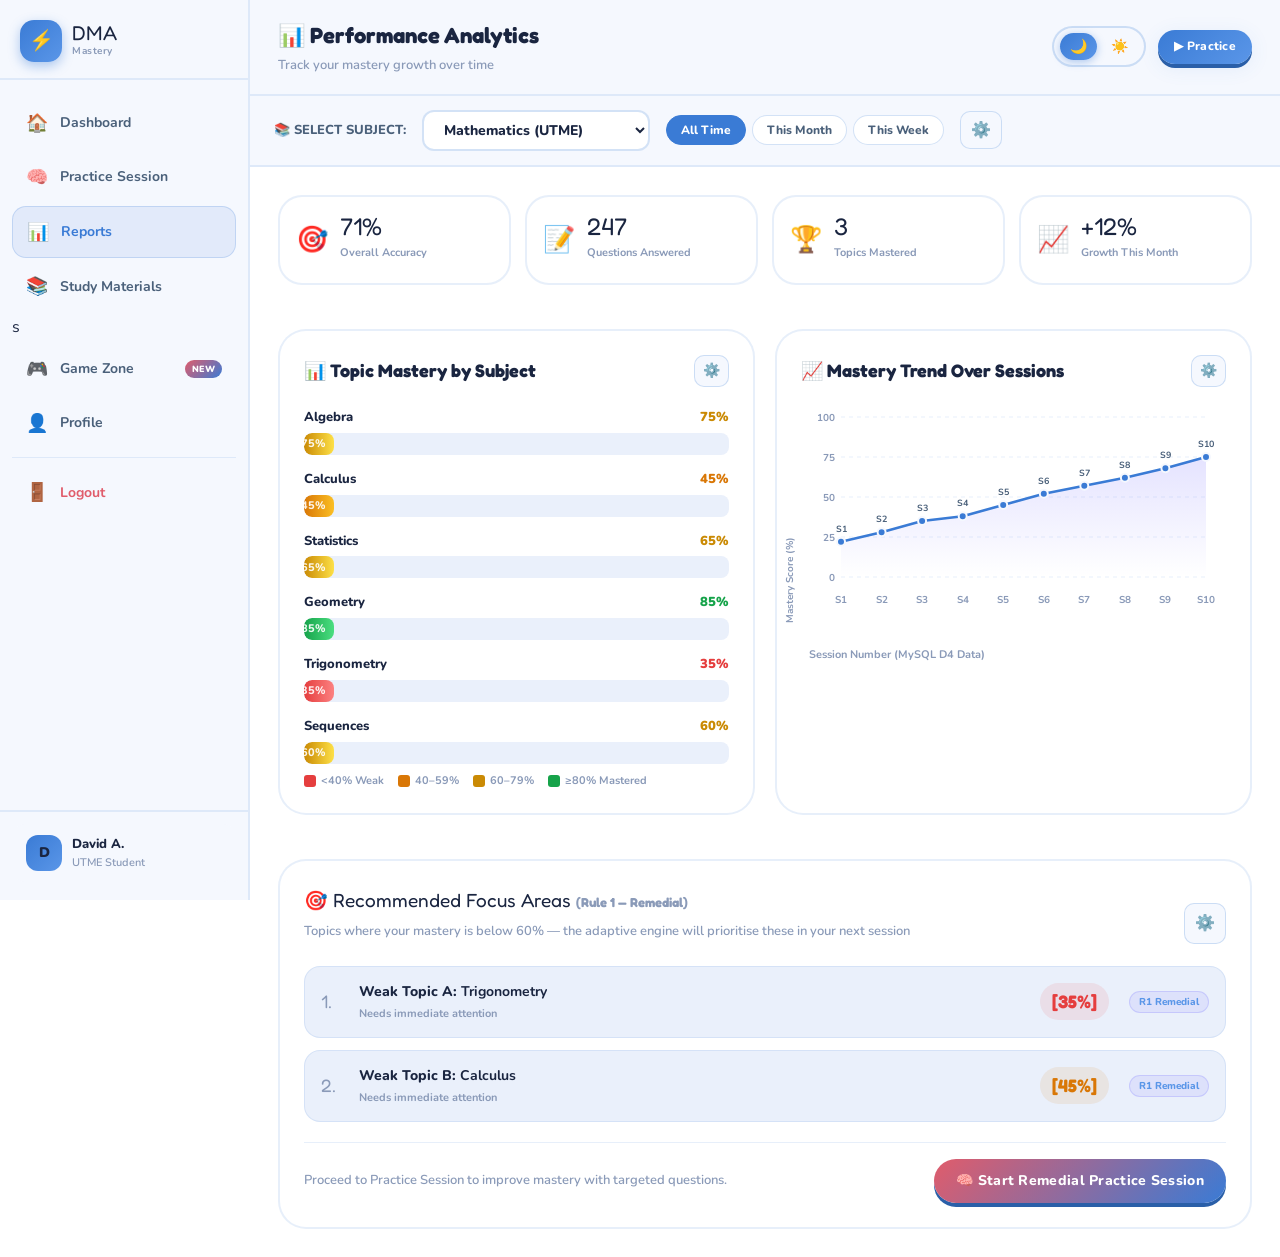
<file: reports.html>
<!DOCTYPE html>
<html lang="en">
<head>
  <meta charset="UTF-8"/>
  <meta name="viewport" content="width=device-width, initial-scale=1.0"/>
  <title>Performance Reports | DMA</title>
  <link rel="stylesheet" href="style.css"/>
  <link href="https://fonts.googleapis.com/css2?family=Nunito:wght@400;500;600;700;800;900&family=Fredoka+One&display=swap" rel="stylesheet">
  <style>
    /* ── SUBJECT SELECT TOP BAR ── */
    .reports-topbar {
      display: flex; align-items: center; gap: 16px;
      padding: 14px 24px;
      background: var(--bg-2);
      border-bottom: 2px solid var(--border);
      flex-wrap: wrap;
    }
    .rpt-label { font-size: 13px; font-weight: 800; color: var(--text-2); }
    .rpt-select {
      background: var(--surface); border: 2px solid var(--border-2);
      border-radius: 12px; padding: 8px 16px; font-size: 14px;
      font-weight: 800; color: var(--text-1); outline: none;
      transition: border .2s; cursor: pointer; min-width: 200px;
    }
    .rpt-select:focus { border-color: var(--primary); }
    .rpt-settings { background: var(--surface-2); border: 1.5px solid var(--border-2); border-radius: 10px; padding: 7px 10px; cursor: pointer; font-size: 16px; transition: all var(--transition); }
    .rpt-settings:hover { border-color: var(--primary); }
    .rpt-period { display: flex; gap: 6px; }
    .rpt-period-btn { padding: 6px 14px; border-radius: 50px; font-size: 12px; font-weight: 800; background: var(--surface); border: 1.5px solid var(--border-2); cursor: pointer; color: var(--text-2); transition: all .2s; }
    .rpt-period-btn.active, .rpt-period-btn:hover { background: var(--primary); border-color: var(--primary); color: #fff; }

    /* ── REPORT GRID ── */
    .reports-grid { display: grid; grid-template-columns: 1fr 1fr; gap: 20px; margin-bottom: 20px; }

    /* ── TOPIC MASTERY BAR CHART ── */
    .mastery-chart { display: flex; flex-direction: column; gap: 14px; }
    .mc-item { display: flex; flex-direction: column; gap: 5px; }
    .mc-header { display: flex; justify-content: space-between; align-items: center; }
    .mc-topic { font-size: 13px; font-weight: 800; }
    .mc-pct { font-size: 13px; font-weight: 900; }
    .mc-bar-track { height: 22px; background: var(--bg-3); border-radius: 8px; overflow: hidden; position: relative; }
    .mc-bar-fill {
      height: 100%; border-radius: 8px;
      display: flex; align-items: center; justify-content: flex-end;
      padding-right: 8px;
      font-size: 11px; font-weight: 800; color: rgba(255,255,255,.9);
      transition: width 1.2s cubic-bezier(.4,0,.2,1);
      min-width: 30px;
    }
    /* Color coding: <40% red, 40-59% orange, 60-79% yellow, >=80% green */
    .mc-red { background: linear-gradient(90deg, #e53e3e, #fc8181); }
    .mc-orange { background: linear-gradient(90deg, #d97706, #fbbf24); }
    .mc-yellow { background: linear-gradient(90deg, #ca8a04, #fde047); }
    .mc-green { background: linear-gradient(90deg, #16a34a, #4ade80); }
    .mc-legend { display: flex; gap: 14px; flex-wrap: wrap; margin-top: 8px; }
    .mc-leg-item { display: flex; align-items: center; gap: 5px; font-size: 11px; font-weight: 700; color: var(--text-3); }
    .mc-leg-dot { width: 12px; height: 12px; border-radius: 3px; }

    /* ── TREND LINE CHART (SVG) ── */
    .trend-chart-wrap { position: relative; width: 100%; }
    .trend-svg { width: 100%; overflow: visible; }
    .trend-axis-lbl { font-size: 10px; fill: var(--text-3); font-family: 'Nunito', sans-serif; font-weight: 700; }
    .trend-grid-line { stroke: var(--border); stroke-width: 1; stroke-dasharray: 4,4; }
    .trend-line { fill: none; stroke: var(--primary); stroke-width: 2.5; stroke-linecap: round; stroke-linejoin: round; }
    .trend-dot { fill: var(--primary); stroke: var(--bg-2); stroke-width: 2; cursor: pointer; transition: r .2s; }
    .trend-dot:hover { r: 6; }
    .trend-area { fill: url(#trendGrad); opacity: .3; }
    .trend-tooltip {
      position: absolute; background: var(--surface-3); border: 1.5px solid var(--border-2);
      padding: 6px 12px; border-radius: 10px; font-size: 12px; font-weight: 800;
      pointer-events: none; opacity: 0; transition: opacity .2s; white-space: nowrap;
      color: var(--text-1);
    }

    /* ── RECOMMENDED FOCUS AREAS ── */
    .focus-card {
      background: var(--surface);
      border: 2.5px solid var(--border);
      border-radius: var(--radius-xl);
      padding: 24px;
    }
    .fc-title { font-family: var(--font-display); font-size: 19px; margin-bottom: 5px; }
    .fc-subtitle { font-size: 13px; color: var(--text-3); font-weight: 600; margin-bottom: 20px; }
    .focus-items { display: flex; flex-direction: column; gap: 12px; margin-bottom: 20px; }
    .focus-item {
      display: flex; align-items: center; gap: 14px;
      padding: 14px 16px;
      background: var(--bg-3);
      border: 1.5px solid var(--border);
      border-radius: var(--radius);
      transition: all var(--transition);
    }
    .focus-item:hover { border-color: var(--border-2); transform: translateX(4px); }
    .fi-rank { font-family: var(--font-display); font-size: 18px; color: var(--text-3); width: 24px; flex-shrink: 0; }
    .fi-info { flex: 1; }
    .fi-topic { font-size: 14px; font-weight: 800; margin-bottom: 2px; }
    .fi-subject { font-size: 11px; font-weight: 700; color: var(--text-3); }
    .fi-score {
      font-family: var(--font-display); font-size: 18px; font-weight: 900;
      padding: 4px 12px; border-radius: 50px;
    }
    .fi-score.bad { color: #e53e3e; background: rgba(229,62,62,.1); }
    .fi-score.warn { color: #d97706; background: rgba(217,119,6,.1); }
    .fi-rule-tag { font-size: 10px; font-weight: 800; padding: 2px 9px; border-radius: 50px; background: rgba(108,99,255,.1); color: var(--primary-light); border: 1px solid rgba(108,99,255,.2); margin-left: 6px; }
    .fc-bottom { display: flex; align-items: center; justify-content: space-between; gap: 12px; flex-wrap: wrap; padding-top: 16px; border-top: 1px solid var(--border); }
    .fc-note { font-size: 13px; font-weight: 600; color: var(--text-3); }

    /* ── OVERVIEW CARDS ── */
    .overview-cards { display: grid; grid-template-columns: repeat(4,1fr); gap: 14px; margin-bottom: 20px; }
    .ov-c { background: var(--surface); border: 2px solid var(--border); border-radius: var(--radius-lg); padding: 18px 16px; display: flex; gap: 12px; align-items: center; transition: all var(--transition); }
    .ov-c:hover { transform: translateY(-3px); border-color: var(--border-2); }
    .ov-c-icon { font-size: 26px; }
    .ov-c-num { font-family: var(--font-display); font-size: 24px; line-height: 1; display: block; }
    .ov-c-lbl { font-size: 11px; font-weight: 700; color: var(--text-3); }

    @media(max-width:1100px){ .reports-grid{grid-template-columns:1fr} .overview-cards{grid-template-columns:repeat(2,1fr)} }
    @media(max-width:600px){
      .reports-topbar{padding:12px 14px;gap:10px}
      .rpt-select{min-width:150px;font-size:13px}
      .reports-grid{grid-template-columns:1fr}
      .overview-cards{grid-template-columns:1fr 1fr}
      .fc-bottom{flex-direction:column;align-items:flex-start}
    }
  </style>
</head>
<body class="dashboard-body">

<div class="sidebar-overlay" id="sidebarOverlay"></div>
<aside class="sidebar" id="sidebar">
  <div class="sidebar-logo">
    <div class="logo-icon">⚡</div>
    <div class="logo-text"><span class="logo-main">DMA</span><span class="logo-sub">Mastery</span></div>
  </div>
  <nav class="sidebar-nav">
    <a href="dashboard.html" class="sn-item"><span class="sn-icon">🏠</span><span>Dashboard</span></a>
    <a href="quiz.html" class="sn-item"><span class="sn-icon">🧠</span><span>Practice Session</span></a>
    <a href="reports.html" class="sn-item active"><span class="sn-icon">📊</span><span>Reports</span></a>
    <a href="materials.html" class="sn-item"><span class="sn-icon">📚</span><span>Study Materials</span></a>s
    <a href="games.html" class="sn-item"><span class="sn-icon">🎮</span><span>Game Zone</span><span class="sn-new">NEW</span></a>
    <a href="profile.html" class="sn-item"><span class="sn-icon">👤</span><span>Profile</span></a>
    <div style="margin-top:6px;padding-top:6px;border-top:1px solid var(--border)"></div>
    <a href="login.html" class="sn-item sn-logout"><span class="sn-icon">🚪</span><span>Logout</span></a>
  </nav>
  <div class="sidebar-bottom">
    <div class="sidebar-user">
      <div class="su-avatar">D</div>
      <div class="su-info"><span class="su-name">David A.</span><span class="su-type">UTME Student</span></div>
    </div>
  </div>
</aside>

<main class="dashboard-main">
  <header class="dash-header">
    <button class="sidebar-toggle" id="sidebarToggle">☰</button>
    <div class="dash-header-content">
      <h1 class="dash-welcome">📊 Performance Analytics</h1>
      <p class="dash-date">Track your mastery growth over time</p>
    </div>
    <div class="dash-header-actions">
      <button class="theme-toggle" id="themeToggle">
        <span class="toggle-option active" id="darkOpt">🌙</span>
        <span class="toggle-option" id="lightOpt">☀️</span>
      </button>
      <a href="quiz.html" class="btn btn-primary btn-sm">▶ Practice</a>
    </div>
  </header>

  <!-- SUBJECT SELECTOR TOP BAR -->
  <div class="reports-topbar">
    <span class="rpt-label">📚 SELECT SUBJECT:</span>
    <select class="rpt-select" id="subjectFilter" onchange="updateReports()">
      <option value="Mathematics">Mathematics (UTME)</option>
      <option value="English Language">English Language (UTME)</option>
      <option value="Biology">Biology (UTME)</option>
      <option value="Chemistry">Chemistry (UTME)</option>
      <option value="Physics">Physics (UTME)</option>
    </select>
    <div class="rpt-period">
      <button class="rpt-period-btn active" onclick="setPeriod(this,'all')">All Time</button>
      <button class="rpt-period-btn" onclick="setPeriod(this,'month')">This Month</button>
      <button class="rpt-period-btn" onclick="setPeriod(this,'week')">This Week</button>
    </div>
    <button class="rpt-settings">⚙️</button>
  </div>

  <div class="dash-content">

    <!-- OVERVIEW CARDS -->
    <div class="overview-cards">
      <div class="ov-c"><div class="ov-c-icon">🎯</div><div><span class="ov-c-num" id="ovAcc">71%</span><span class="ov-c-lbl">Overall Accuracy</span></div></div>
      <div class="ov-c"><div class="ov-c-icon">📝</div><div><span class="ov-c-num" id="ovTotal">247</span><span class="ov-c-lbl">Questions Answered</span></div></div>
      <div class="ov-c"><div class="ov-c-icon">🏆</div><div><span class="ov-c-num" id="ovMastered">3</span><span class="ov-c-lbl">Topics Mastered</span></div></div>
      <div class="ov-c"><div class="ov-c-icon">📈</div><div><span class="ov-c-num" id="ovGrowth">+12%</span><span class="ov-c-lbl">Growth This Month</span></div></div>
    </div>

    <!-- CHARTS GRID -->
    <div class="reports-grid">

      <!-- LEFT: Topic Mastery Bar Chart -->
      <div class="dash-card">
        <div class="dc-header">
          <h2>📊 Topic Mastery by Subject</h2>
          <span class="rpt-settings" style="font-size:14px;padding:4px 8px">⚙️</span>
        </div>
        <div class="mastery-chart" id="masteryChart"></div>
        <div class="mc-legend">
          <div class="mc-leg-item"><div class="mc-leg-dot" style="background:#e53e3e"></div>&lt;40% Weak</div>
          <div class="mc-leg-item"><div class="mc-leg-dot" style="background:#d97706"></div>40–59%</div>
          <div class="mc-leg-item"><div class="mc-leg-dot" style="background:#ca8a04"></div>60–79%</div>
          <div class="mc-leg-item"><div class="mc-leg-dot" style="background:#16a34a"></div>≥80% Mastered</div>
        </div>
      </div>

      <!-- RIGHT: Mastery Trend Line Chart -->
      <div class="dash-card">
        <div class="dc-header">
          <h2>📈 Mastery Trend Over Sessions</h2>
          <span class="rpt-settings" style="font-size:14px;padding:4px 8px">⚙️</span>
        </div>
        <div class="trend-chart-wrap" style="position:relative">
          <svg id="trendSvg" class="trend-svg" style="height:220px"></svg>
          <div class="trend-tooltip" id="trendTooltip"></div>
        </div>
        <div style="display:flex;justify-content:space-between;margin-top:10px;font-size:11px;color:var(--text-3);font-weight:700;padding:0 8px">
          <span>Session Number (MySQL D4 Data)</span>
          <span style="transform:rotate(-90deg);position:absolute;left:-30px;top:50%;font-size:10px">Mastery Score (%)</span>
        </div>
      </div>
    </div>

    <!-- RECOMMENDED FOCUS AREAS -->
    <div class="focus-card">
      <div style="display:flex;align-items:center;justify-content:space-between;margin-bottom:4px;flex-wrap:wrap;gap:10px">
        <div>
          <div class="fc-title">🎯 Recommended Focus Areas <span style="font-size:13px;font-weight:700;color:var(--text-3)">(Rule 1 — Remedial)</span></div>
          <div class="fc-subtitle">Topics where your mastery is below 60% — the adaptive engine will prioritise these in your next session</div>
        </div>
        <span class="rpt-settings">⚙️</span>
      </div>
      <div class="focus-items" id="focusItems"></div>
      <div class="fc-bottom">
        <span class="fc-note">Proceed to Practice Session to improve mastery with targeted questions.</span>
        <a href="quiz.html" class="btn btn-danger">🧠 Start Remedial Practice Session</a>
      </div>
    </div>

  </div>
</main>

<script src="app.js"></script>
<script>
/* ════════════════════════════
   REPORTS PAGE LOGIC
════════════════════════════ */

// Mock data per subject
/* ── BACKEND INTEGRATION ──
   Replace REPORT_DATA with fetch('api/mastery.php?subject='+subjectId)
   and fetch('api/sessions/trend.php?subject='+subjectId)
── END ── */
const REPORT_DATA = {
  'Mathematics': {
    topics: [
      {name:'Algebra',pct:75},{name:'Calculus',pct:45},{name:'Statistics',pct:65},
      {name:'Geometry',pct:85},{name:'Trigonometry',pct:35},{name:'Sequences',pct:60},
    ],
    trend:[22,28,35,38,45,52,57,62,68,75],
  },
  'English Language': {
    topics: [
      {name:'Comprehension',pct:60},{name:'Essay Writing',pct:55},{name:'Grammar',pct:72},
      {name:'Summary',pct:48},{name:'Oral Forms',pct:40},{name:'Lexis',pct:65},
    ],
    trend:[30,35,40,42,48,50,54,56,59,60],
  },
  'Biology': {
    topics: [
      {name:'Cell Biology',pct:45},{name:'Genetics',pct:38},{name:'Ecology',pct:52},
      {name:'Physiology',pct:48},{name:'Evolution',pct:30},{name:'Classification',pct:55},
    ],
    trend:[15,18,22,28,30,34,38,40,43,45],
  },
  'Chemistry': {
    topics: [
      {name:'Organic Chem',pct:80},{name:'Acids & Bases',pct:75},{name:'Bonding',pct:85},
      {name:'Electrochemistry',pct:68},{name:'Stoichiometry',pct:55},{name:'Kinetics',pct:72},
    ],
    trend:[40,48,52,58,63,67,70,74,77,80],
  },
  'Physics': {
    topics: [
      {name:'Mechanics',pct:55},{name:'Waves',pct:48},{name:'Electricity',pct:60},
      {name:'Optics',pct:42},{name:'Modern Physics',pct:35},{name:'Thermodynamics',pct:50},
    ],
    trend:[20,24,28,32,36,40,44,48,52,55],
  },
};

function getPctClass(p) {
  return p < 40 ? 'mc-red' : p < 60 ? 'mc-orange' : p < 80 ? 'mc-yellow' : 'mc-green';
}
function getPctColor(p) {
  return p < 40 ? '#e53e3e' : p < 60 ? '#d97706' : p < 80 ? '#ca8a04' : '#16a34a';
}

function buildMasteryChart(topics) {
  const c = document.getElementById('masteryChart');
  c.innerHTML = topics.map(t => `
    <div class="mc-item">
      <div class="mc-header">
        <span class="mc-topic">${t.name}</span>
        <span class="mc-pct" style="color:${getPctColor(t.pct)}">${t.pct}%</span>
      </div>
      <div class="mc-bar-track">
        <div class="mc-bar-fill ${getPctClass(t.pct)}" style="width:0%" data-w="${t.pct}%">${t.pct}%</div>
      </div>
    </div>`).join('');
  setTimeout(() => {
    c.querySelectorAll('.mc-bar-fill').forEach(el => { el.style.width = el.dataset.w; });
  }, 80);
}

function buildTrendChart(trendData) {
  const svg = document.getElementById('trendSvg');
  const W = svg.getBoundingClientRect().width || 400;
  const H = 200, padL = 40, padR = 20, padT = 10, padB = 30;
  const cW = W - padL - padR, cH = H - padT - padB;
  const n = trendData.length;
  const maxV = 100, minV = 0;
  const pts = trendData.map((v,i) => ({
    x: padL + (i/(n-1))*cW,
    y: padT + cH - ((v-minV)/(maxV-minV))*cH,
    v
  }));
  const pathD = pts.map((p,i)=>`${i===0?'M':'L'}${p.x.toFixed(1)},${p.y.toFixed(1)}`).join(' ');
  const areaD = pathD + ` L${pts[pts.length-1].x},${padT+cH} L${pts[0].x},${padT+cH} Z`;

  // Y-axis labels
  const yLines = [0,25,50,75,100];
  const yGrid = yLines.map(v => {
    const y = padT + cH - ((v-minV)/(maxV-minV))*cH;
    return `<line class="trend-grid-line" x1="${padL}" y1="${y.toFixed(1)}" x2="${W-padR}" y2="${y.toFixed(1)}"/>
            <text class="trend-axis-lbl" x="${padL-6}" y="${(y+4).toFixed(1)}" text-anchor="end">${v}</text>`;
  }).join('');

  const xLabels = trendData.map((_,i) => {
    const x = padL + (i/(n-1))*cW;
    return `<text class="trend-axis-lbl" x="${x.toFixed(1)}" y="${H-4}" text-anchor="middle">S${i+1}</text>`;
  }).join('');

  const dots = pts.map((p,i) => `
    <circle class="trend-dot" cx="${p.x.toFixed(1)}" cy="${p.y.toFixed(1)}" r="4"
      onmouseover="showTip(event,'S${i+1}: ${p.v}%')"
      onmouseout="hideTip()"/>
    <text class="trend-axis-lbl" x="${p.x.toFixed(1)}" y="${(p.y-10).toFixed(1)}" text-anchor="middle"
      style="font-size:9px;fill:var(--text-2)">S${i+1}</text>`).join('');

  svg.innerHTML = `
    <defs>
      <linearGradient id="trendGrad" x1="0" y1="0" x2="0" y2="1">
        <stop offset="0%" stop-color="#6c63ff" stop-opacity=".6"/>
        <stop offset="100%" stop-color="#6c63ff" stop-opacity="0"/>
      </linearGradient>
    </defs>
    ${yGrid}${xLabels}
    <path class="trend-area" d="${areaD}"/>
    <path class="trend-line" d="${pathD}"/>
    ${dots}`;
}

function buildFocusAreas(topics) {
  const weak = topics.filter(t=>t.pct<60).sort((a,b)=>a.pct-b.pct).slice(0,3);
  const c = document.getElementById('focusItems');
  if (weak.length===0) {
    c.innerHTML = `<div style="text-align:center;padding:20px;color:var(--accent-green);font-family:var(--font-display);font-size:18px">🏆 No weak topics! All above 60% mastery</div>`;
    return;
  }
  c.innerHTML = weak.map((t,i) => `
    <div class="focus-item">
      <div class="fi-rank">${i+1}.</div>
      <div class="fi-info">
        <div class="fi-topic">Weak Topic ${String.fromCharCode(65+i)}: <strong>${t.name}</strong></div>
        <div class="fi-subject">Needs immediate attention</div>
      </div>
      <span class="fi-score ${t.pct<40?'bad':'warn'}">[${t.pct}%]</span>
      <span class="fi-rule-tag">R1 Remedial</span>
    </div>`).join('');
}

window.showTip = function(e, text) {
  const tip = document.getElementById('trendTooltip');
  tip.textContent = text; tip.style.opacity = '1';
  tip.style.left = (e.offsetX + 12)+'px'; tip.style.top = (e.offsetY - 28)+'px';
};
window.hideTip = function() { document.getElementById('trendTooltip').style.opacity='0'; };

window.setPeriod = function(el, period) {
  document.querySelectorAll('.rpt-period-btn').forEach(b=>b.classList.remove('active'));
  el.classList.add('active');
};

window.updateReports = function() {
  const sub = document.getElementById('subjectFilter').value;
  const data = REPORT_DATA[sub] || REPORT_DATA['Mathematics'];
  buildMasteryChart(data.topics);
  buildTrendChart(data.trend);
  buildFocusAreas(data.topics);
};

document.addEventListener('DOMContentLoaded', () => {
  updateReports();
  // Re-render chart on resize for responsiveness
  window.addEventListener('resize', updateReports);
});
</script>
</body>
</html>
</file>
<file: style.css>
@import url('https://fonts.googleapis.com/css2?family=Nunito:wght@400;500;600;700;800;900&family=Fredoka+One&display=swap');

:root {
  --primary:#3a7bd5;--primary-light:#5a96e8;--primary-dark:#2a5fa8;
  --secondary:#3a7bd5;--accent-yellow:#3a7bd5;--accent-green:#3a7bd5;
  --accent-orange:#3a7bd5;--accent-cyan:#5a96e8;
  --bg:#ffffff;--bg-2:#f5f8fe;--bg-3:#eaf0fb;
  --surface:#ffffff;--surface-2:#f5f8fe;--surface-3:#eaf0fb;
  --border:rgba(58,123,213,0.12);--border-2:rgba(58,123,213,0.22);
  --text-1:#1a2540;--text-2:#4a607a;--text-3:#8a9ab8;
  --success:#3a7bd5;--warning:#3a7bd5;--danger:#e05c6b;--info:#5a96e8;
  --grad-primary:linear-gradient(135deg,#3a7bd5,#5a96e8);
  --grad-fun:linear-gradient(135deg,#3a7bd5,#5a96e8);
  --grad-green:linear-gradient(135deg,#3a7bd5,#5a96e8);
  --grad-warm:linear-gradient(135deg,#e05c6b,#3a7bd5);
  --grad-cool:linear-gradient(135deg,#5a96e8,#3a7bd5);
  --shadow:0 4px 20px rgba(58,123,213,0.10);
  --shadow-lg:0 8px 40px rgba(58,123,213,0.16);
  --radius:16px;--radius-sm:10px;--radius-lg:24px;--radius-xl:28px;
  --font:'Nunito',sans-serif;--font-display:'Fredoka One',sans-serif;
  --sidebar-w:250px;--nav-h:70px;
  --transition:0.25s cubic-bezier(0.4,0,0.2,1);
}

[data-theme="light"] {
  --bg:#ffffff;--bg-2:#f5f8fe;--bg-3:#eaf0fb;
  --surface:#ffffff;--surface-2:#f5f8fe;--surface-3:#eaf0fb;
  --border:rgba(58,123,213,0.15);--border-2:rgba(58,123,213,0.28);
  --text-1:#1a2540;--text-2:#4a607a;--text-3:#8a9ab8;
  --shadow:0 4px 20px rgba(58,123,213,0.08);
  --shadow-lg:0 8px 40px rgba(58,123,213,0.14);
}

*,*::before,*::after{box-sizing:border-box;margin:0;padding:0}
html{scroll-behavior:smooth}
body{font-family:var(--font);background:var(--bg);color:var(--text-1);line-height:1.6;overflow-x:hidden;transition:background .4s,color .4s}
a{text-decoration:none;color:inherit}ul{list-style:none}
input,select,textarea,button{font-family:var(--font)}
img{max-width:100%}
::-webkit-scrollbar{width:7px}
::-webkit-scrollbar-track{background:var(--bg-2)}
::-webkit-scrollbar-thumb{background:var(--primary);border-radius:4px}

.container{max-width:1200px;margin:0 auto;padding:0 24px}
.hidden{display:none!important}
.text-gradient{background:var(--grad-fun);-webkit-background-clip:text;-webkit-text-fill-color:transparent;background-clip:text}
.optional{color:var(--text-3);font-size:12px;font-weight:600}
.forgot-link{color:var(--primary);font-size:12px;font-weight:700}

@keyframes wiggle{0%,100%{transform:rotate(-4deg)}50%{transform:rotate(4deg)}}
@keyframes bounce{0%,100%{transform:translateY(0)}50%{transform:translateY(-12px)}}
@keyframes pulse{0%,100%{opacity:1;transform:scale(1)}50%{opacity:.7;transform:scale(1.15)}}
@keyframes fadeInUp{from{opacity:0;transform:translateY(28px)}to{opacity:1;transform:translateY(0)}}
@keyframes popIn{0%{transform:scale(.8);opacity:0}70%{transform:scale(1.06)}100%{transform:scale(1);opacity:1}}
@keyframes floatY{0%,100%{transform:translateY(0)}50%{transform:translateY(-14px)}}
@keyframes confettiFall{to{transform:translateY(110vh) rotate(720deg);opacity:0}}
@keyframes shake{0%,100%{transform:translateX(0)}20%,60%{transform:translateX(-6px)}40%,80%{transform:translateX(6px)}}
@keyframes slideCard{from{opacity:0;transform:scale(.9) rotateY(-10deg)}to{opacity:1;transform:scale(1) rotateY(0)}}

/* ====== BUTTONS ====== */
.btn{display:inline-flex;align-items:center;justify-content:center;gap:8px;padding:11px 22px;border-radius:50px;font-size:14px;font-weight:800;cursor:pointer;border:none;transition:all var(--transition);white-space:nowrap;letter-spacing:.3px}
.btn:active{transform:translateY(3px)!important}
.btn-primary{background:var(--grad-primary);color:#fff;box-shadow:0 4px 0 var(--primary-dark),var(--shadow)}
.btn-primary:hover{transform:translateY(-3px);box-shadow:0 7px 0 var(--primary-dark),var(--shadow-lg)}
.btn-fun{background:var(--grad-fun);color:#fff;box-shadow:0 4px 0 #2a5fa8}
.btn-fun:hover{transform:translateY(-3px)}
.btn-outline{background:transparent;color:var(--primary);border:2.5px solid var(--primary)}
.btn-outline:hover{background:var(--primary);color:#fff;transform:translateY(-2px)}
.btn-outline-white{background:transparent;color:#fff;border:2.5px solid rgba(255,255,255,.6)}
.btn-outline-white:hover{background:rgba(255,255,255,.15)}
.btn-ghost{background:transparent;color:var(--text-2)}
.btn-ghost:hover{color:var(--text-1);background:var(--surface)}
.btn-white{background:#fff;color:var(--primary);font-weight:900;box-shadow:0 4px 0 rgba(0,0,0,.12)}
.btn-white:hover{transform:translateY(-3px);box-shadow:0 7px 0 rgba(0,0,0,.1)}
.btn-danger{background:var(--grad-warm);color:#fff;box-shadow:0 4px 0 #2a5fa8}
.btn-danger:hover{transform:translateY(-2px)}
.btn-success{background:var(--grad-green);color:#fff;box-shadow:0 4px 0 #3a9e47}
.btn-sm{padding:7px 16px;font-size:12px;border-radius:50px}
.btn-lg{padding:15px 32px;font-size:16px;font-weight:900;border-radius:50px}
.btn-full{width:100%}
.btn-icon{padding:10px;border-radius:12px;font-size:18px}

/* ====== SECTION HEADER ====== */
.section-header{text-align:center;margin-bottom:56px}
.section-tag{display:inline-block;background:rgba(58,123,213,.10);color:var(--primary);border:1.5px solid rgba(58,123,213,.22);padding:6px 18px;border-radius:50px;font-size:12px;font-weight:800;letter-spacing:1px;text-transform:uppercase;margin-bottom:14px}
.section-header h2{font-family:var(--font-display);font-size:clamp(28px,4vw,44px);line-height:1.2;margin-bottom:12px}
.section-header p{color:var(--text-2);font-size:17px;max-width:560px;margin:0 auto;font-weight:600}

/* ====== THEME TOGGLE ====== */
.theme-toggle{background:var(--surface-2);border:2px solid var(--border-2);border-radius:50px;padding:5px 6px;cursor:pointer;display:flex;align-items:center;gap:4px;transition:all var(--transition);flex-shrink:0}
.theme-toggle:hover{border-color:var(--primary)}
.toggle-option{padding:4px 10px;border-radius:50px;font-size:14px;transition:all var(--transition)}
.toggle-option.active{background:var(--grad-primary);box-shadow:0 2px 8px rgba(58,123,213,.4)}

/* ====== NAVBAR ====== */
.navbar{position:fixed;top:0;left:0;right:0;z-index:1000;background:rgba(255,255,255,.92);backdrop-filter:blur(20px);border-bottom:1px solid var(--border);height:var(--nav-h);transition:background .4s,box-shadow .3s}
[data-theme="light"] .navbar{background:rgba(255,255,255,.95)}
.navbar.scrolled{box-shadow:0 4px 30px rgba(58,123,213,.15)}
.nav-container{max-width:1200px;margin:0 auto;padding:0 24px;height:100%;display:flex;align-items:center;gap:28px}
.nav-logo{display:flex;align-items:center;gap:10px;flex-shrink:0}
.logo-icon{width:42px;height:42px;background:var(--grad-primary);border-radius:14px;display:flex;align-items:center;justify-content:center;font-size:20px;box-shadow:0 4px 12px rgba(58,123,213,.4);transition:transform var(--transition)}
.nav-logo:hover .logo-icon{transform:rotate(-10deg) scale(1.1)}
.logo-text{display:flex;flex-direction:column}
.logo-main{font-family:var(--font-display);font-size:20px;line-height:1}
.logo-sub{font-size:10px;color:var(--text-3);font-weight:700;letter-spacing:.5px}
.nav-links{display:flex;align-items:center;gap:2px;flex:1}
.nav-link{padding:8px 14px;border-radius:12px;font-size:14px;font-weight:700;color:var(--text-2);transition:all var(--transition);position:relative}
.nav-link:hover,.nav-link.active{color:var(--text-1);background:var(--surface-2)}
.nav-link.active::after{content:'';position:absolute;bottom:4px;left:50%;transform:translateX(-50%);width:5px;height:5px;background:var(--primary);border-radius:50%}
.nav-actions{display:flex;align-items:center;gap:10px;margin-left:auto}

/* HAMBURGER */
.hamburger{display:none;flex-direction:column;justify-content:center;gap:5px;background:var(--surface-2);border:1.5px solid var(--border-2);border-radius:12px;cursor:pointer;padding:8px 10px;width:44px;height:44px;flex-shrink:0;transition:all var(--transition)}
.hamburger:hover{border-color:var(--primary);background:rgba(58,123,213,.1)}
.hamburger span{display:block;width:20px;height:2.5px;background:var(--text-1);border-radius:2px;transition:all .35s cubic-bezier(.4,0,.2,1);transform-origin:center}
.hamburger.open span:nth-child(1){transform:translateY(7.5px) rotate(45deg)}
.hamburger.open span:nth-child(2){opacity:0;transform:scaleX(0)}
.hamburger.open span:nth-child(3){transform:translateY(-7.5px) rotate(-45deg)}

/* RIGHT SLIDE DRAWER */
.mobile-nav-overlay{position:fixed;inset:0;background:rgba(0,0,0,.6);backdrop-filter:blur(4px);z-index:998;opacity:0;pointer-events:none;transition:opacity .3s}
.mobile-nav-overlay.open{opacity:1;pointer-events:all}
.mobile-nav-drawer{position:fixed;top:0;right:0;bottom:0;width:min(300px,85vw);background:var(--bg-2);z-index:999;transform:translateX(100%);transition:transform .35s cubic-bezier(.4,0,.2,1);display:flex;flex-direction:column;border-left:2px solid var(--border);padding:24px 20px;gap:6px;overflow-y:auto}
.mobile-nav-drawer.open{transform:translateX(0)}
.mnd-header{display:flex;align-items:center;justify-content:space-between;margin-bottom:20px;padding-bottom:16px;border-bottom:1px solid var(--border)}
.mnd-close{background:var(--surface-2);border:none;color:var(--text-1);font-size:18px;border-radius:10px;width:36px;height:36px;cursor:pointer;display:flex;align-items:center;justify-content:center;transition:background var(--transition)}
.mnd-close:hover{background:var(--danger);color:#fff}
.mnd-link{display:flex;align-items:center;gap:12px;padding:13px 16px;border-radius:14px;font-size:15px;font-weight:700;color:var(--text-2);transition:all var(--transition)}
.mnd-link:hover,.mnd-link.active{background:rgba(58,123,213,.12);color:var(--primary)}
.mnd-icon{font-size:20px}
.mnd-divider{height:1px;background:var(--border);margin:6px 0}
.mnd-actions{display:flex;flex-direction:column;gap:8px;margin-top:auto;padding-top:16px;border-top:1px solid var(--border)}

/* ====== HERO ====== */
.hero{position:relative;min-height:100vh;display:flex;align-items:center;padding:120px 24px 80px;overflow:hidden}
.hero-blob{position:absolute;border-radius:50%;filter:blur(70px);opacity:.18;pointer-events:none}
.hero-blob-1{width:500px;height:500px;background:#3a7bd5;top:-100px;left:-150px;animation:floatY 8s ease-in-out infinite}
.hero-blob-2{width:350px;height:350px;background:#5a96e8;bottom:-50px;right:10%;animation:floatY 10s ease-in-out infinite 2s}
.hero-blob-3{width:250px;height:250px;background:#a8c8f8;top:40%;left:60%;animation:floatY 7s ease-in-out infinite 1s}
.hero-dots{position:absolute;inset:0;background-image:radial-gradient(circle,rgba(58,123,213,.12) 1px,transparent 1px);background-size:32px 32px;pointer-events:none;mask-image:radial-gradient(ellipse 80% 70% at 30% 50%,black,transparent)}
.hero-emoji{position:absolute;font-size:32px;pointer-events:none;user-select:none;opacity:.6}
.he-1{top:18%;right:22%;animation:floatY 5s ease-in-out infinite}
.he-2{top:55%;right:15%;animation:floatY 7s ease-in-out infinite 1s}
.he-3{top:30%;right:38%;animation:floatY 6s ease-in-out infinite .5s}
.he-4{bottom:20%;right:28%;animation:floatY 8s ease-in-out infinite 1.5s}
.hero-container{position:relative;max-width:620px;z-index:2}
.hero-badge{display:inline-flex;align-items:center;gap:8px;background:rgba(58,123,213,.10);border:1.5px solid rgba(58,123,213,.22);padding:8px 18px;border-radius:50px;font-size:13px;font-weight:700;color:var(--primary);margin-bottom:24px;animation:fadeInUp .6s ease both}
.badge-dot{width:8px;height:8px;background:var(--primary);border-radius:50%;box-shadow:0 0 10px var(--primary);animation:pulse 2s infinite}
.hero-title{font-family:var(--font-display);font-size:clamp(42px,6.5vw,78px);line-height:1.08;margin-bottom:20px;animation:fadeInUp .7s ease .1s both}
.hero-desc{font-size:18px;color:var(--text-2);margin-bottom:36px;line-height:1.75;max-width:520px;animation:fadeInUp .7s ease .2s both}
.hero-desc em{color:var(--primary);font-style:normal;font-weight:800}
.hero-actions{display:flex;gap:14px;flex-wrap:wrap;margin-bottom:52px;animation:fadeInUp .7s ease .3s both}
.hero-stats{display:flex;align-items:center;gap:24px;flex-wrap:wrap;animation:fadeInUp .7s ease .4s both}
.stat{text-align:center}
.stat-num{display:block;font-family:var(--font-display);font-size:32px;line-height:1;background:var(--grad-primary);-webkit-background-clip:text;-webkit-text-fill-color:transparent;background-clip:text}
.stat-label{font-size:12px;color:var(--text-3);font-weight:700}
.stat-divider{width:1px;height:40px;background:var(--border-2)}
.hero-visual{position:absolute;right:3%;top:50%;transform:translateY(-50%);display:flex;flex-direction:column;gap:14px;z-index:2;pointer-events:none}
.floating-card{background:rgba(255,255,255,.97);backdrop-filter:blur(20px);border:1.5px solid var(--border-2);border-radius:var(--radius-lg);padding:18px 20px;box-shadow:var(--shadow-lg);max-width:270px;animation:floatY 4s ease-in-out infinite}
[data-theme="light"] .floating-card{background:rgba(255,255,255,.98)}
.floating-card:nth-child(2){animation-delay:1.2s;margin-left:28px}
.floating-card:nth-child(3){animation-delay:2.4s}
.fc-header{display:flex;align-items:center;gap:8px;margin-bottom:12px;font-size:13px;font-weight:700;color:var(--text-2)}
.fc-icon{font-size:16px}
.mastery-bars{display:flex;flex-direction:column;gap:8px}
.mbar{display:grid;grid-template-columns:80px 1fr 34px;gap:8px;align-items:center;font-size:11px;color:var(--text-2);font-weight:600}
.mbar-track{height:6px;background:rgba(58,123,213,.10);border-radius:3px;overflow:hidden}
[data-theme="light"] .mbar-track{background:rgba(0,0,0,.08)}
.mbar-fill{height:100%;background:var(--grad-primary);border-radius:3px;width:var(--w);transition:width 1.2s ease}
.mbar-fill.mbar-warn{background:var(--grad-warm)}
.q-text{font-size:12px;color:var(--text-2);margin-bottom:10px;line-height:1.5;font-weight:600}
.q-options{display:flex;flex-direction:column;gap:5px}
.q-opt{font-size:11px;padding:5px 10px;border-radius:8px;background:var(--bg-3);color:var(--text-2);border:1px solid transparent;font-weight:600}[data-theme="light"] .q-opt{background:var(--surface-2)}
.q-opt.q-correct{background:rgba(58,123,213,.12);color:var(--primary);border-color:rgba(58,123,213,.25)}
.card-streak{display:flex;align-items:center;gap:12px;padding:14px 18px}
.streak-icon{font-size:28px;animation:bounce 1.5s infinite}
.streak-num{font-family:var(--font-display);font-size:18px}
.streak-sub{font-size:11px;color:var(--text-3);font-weight:600}

/* ====== SUBJECTS ====== */
.subjects-section{padding:100px 0}
.subjects-grid{display:grid;grid-template-columns:repeat(auto-fit,minmax(210px,1fr));gap:20px}
.subject-card{background:var(--surface);border:2px solid var(--border);border-radius:var(--radius-xl);padding:30px 24px;transition:all .3s cubic-bezier(.34,1.56,.64,1);cursor:pointer;position:relative;overflow:hidden}
.subject-card:hover{border-color:var(--border-2);transform:translateY(-8px) scale(1.02);box-shadow:var(--shadow-lg)}
.sub-icon{font-size:40px;margin-bottom:14px;display:block;transition:transform .3s cubic-bezier(.34,1.56,.64,1)}
.subject-card:hover .sub-icon{transform:rotate(-10deg) scale(1.2)}
.subject-card h3{font-family:var(--font-display);font-size:20px;margin-bottom:8px}
.subject-card p{font-size:13px;color:var(--text-2);margin-bottom:14px;line-height:1.5}
.sub-topics{display:flex;flex-wrap:wrap;gap:6px;margin-bottom:18px}
.sub-topics span{font-size:11px;background:var(--bg-3);color:var(--text-3);padding:3px 10px;border-radius:20px;font-weight:700}
[data-theme="light"] .sub-topics span{background:var(--surface-2)}
.sub-cta{font-size:13px;font-weight:800;color:var(--primary)}
.sub-cta:hover{color:var(--secondary)}

/* ====== FEATURES ====== */
.features-section{padding:100px 0;background:var(--bg-2)}
.features-grid{display:grid;grid-template-columns:repeat(3,1fr);gap:20px}
.feature-card{background:var(--surface);border:2px solid var(--border);border-radius:var(--radius-xl);padding:28px;transition:all .3s cubic-bezier(.34,1.56,.64,1)}
.feature-card:hover{transform:translateY(-6px);border-color:var(--border-2);box-shadow:var(--shadow-lg)}
.feature-big{grid-column:span 2;background:linear-gradient(135deg,rgba(58,123,213,.07),rgba(90,150,232,.04));border-color:rgba(58,123,213,.18)}
.feat-icon{font-size:36px;display:inline-block;margin-bottom:16px;transition:transform .3s}
.feature-card:hover .feat-icon{animation:wiggle .5s ease}
.feature-card h3{font-family:var(--font-display);font-size:20px;margin-bottom:10px}
.feature-card p{font-size:14px;color:var(--text-2);line-height:1.65;margin-bottom:16px}
.feat-rule-chips{display:flex;flex-wrap:wrap;gap:8px}
.chip{padding:5px 14px;border-radius:50px;font-size:12px;font-weight:800}
.chip-red{background:rgba(58,123,213,.10);color:#3a7bd5;border:1.5px solid rgba(58,123,213,.2)}
.chip-green{background:rgba(58,123,213,.10);color:#3a7bd5;border:1.5px solid rgba(58,123,213,.2)}
.chip-blue{background:rgba(58,123,213,.10);color:#3a7bd5;border:1.5px solid rgba(58,123,213,.2)}

/* ====== HOW IT WORKS ====== */
.how-it-works{padding:100px 0}
.steps-container{display:flex;align-items:flex-start;gap:0}
.step{flex:1;text-align:center;padding:0 16px}
.step-number{display:inline-flex;align-items:center;justify-content:center;width:60px;height:60px;background:var(--grad-primary);border-radius:50%;font-family:var(--font-display);font-size:22px;margin-bottom:18px;box-shadow:0 6px 0 var(--primary-dark),var(--shadow);transition:transform var(--transition)}
.step:hover .step-number{transform:translateY(-4px)}
.step h3{font-family:var(--font-display);font-size:18px;margin-bottom:8px}
.step p{font-size:13px;color:var(--text-2);line-height:1.6;font-weight:600}
.step-line{flex:0;width:60px;height:3px;background:var(--grad-primary);margin-top:30px;opacity:.35;flex-shrink:0;border-radius:3px}

/* ====== RULES ====== */
.rules-section{padding:100px 0;background:var(--bg-2)}
.rules-grid{display:grid;grid-template-columns:repeat(3,1fr);gap:20px}
.rule-card{background:var(--surface);border:2px solid var(--border);border-radius:var(--radius-lg);padding:24px;position:relative;transition:all var(--transition)}
.rule-card:hover{border-color:var(--primary);transform:translateY(-4px);box-shadow:var(--shadow-lg)}
.rule-number{position:absolute;top:16px;right:16px;font-family:var(--font-display);font-size:14px;color:var(--primary);background:rgba(58,123,213,.08);padding:3px 10px;border-radius:50px;border:1px solid rgba(58,123,213,.18)}
.rule-card h4{font-family:var(--font-display);font-size:18px;margin-bottom:8px}
.rule-card p{font-size:13px;color:var(--text-2);margin-bottom:14px;line-height:1.55;font-weight:600}
.rule-threshold{font-size:12px;font-weight:700;color:var(--primary);background:rgba(58,123,213,.07);padding:5px 12px;border-radius:50px;display:inline-block}
.rule-threshold span{color:var(--text-3)}

/* ====== CTA ====== */
.cta-section{padding:100px 0}
.cta-card{background:var(--grad-primary);border-radius:var(--radius-xl);padding:72px 48px;text-align:center;position:relative;overflow:hidden}
.cta-card h2{font-family:var(--font-display);font-size:clamp(28px,4vw,48px);color:#fff;margin-bottom:14px}
.cta-card p{font-size:18px;color:rgba(255,255,255,.82);margin-bottom:36px;font-weight:600}
.cta-card .section-tag{background:rgba(255,255,255,.15);color:#fff;border-color:rgba(255,255,255,.25)}
.cta-actions{display:flex;gap:14px;justify-content:center;flex-wrap:wrap}

/* ====== FOOTER ====== */
.footer{background:var(--bg-2);border-top:2px solid var(--border);padding:60px 0 30px}
.footer-grid{display:grid;grid-template-columns:2fr 1fr 1fr 1fr;gap:40px;margin-bottom:40px}
.footer-brand p{font-size:13px;color:var(--text-3);margin-top:12px;line-height:1.65;font-weight:600}
.footer-col h5{font-family:var(--font-display);font-size:16px;margin-bottom:14px}
.footer-col li{margin-bottom:8px}
.footer-col a{font-size:13px;color:var(--text-3);transition:color .2s;font-weight:600}
.footer-col a:hover{color:var(--primary)}
.footer-bottom{border-top:1px solid var(--border);padding-top:24px;text-align:center}
.footer-bottom p{font-size:12px;color:var(--text-3);font-weight:600}

/* ====== AUTH ====== */
.auth-body{background:var(--bg)}
.auth-page{display:grid;grid-template-columns:1fr 1fr;min-height:100vh}
.auth-left{background:var(--grad-primary);display:flex;align-items:center;padding:60px;position:relative;overflow:hidden}
.auth-left::before{content:'';position:absolute;width:600px;height:600px;background:radial-gradient(circle,rgba(255,255,255,.1),transparent);border-radius:50%;top:-200px;left:-150px;pointer-events:none}
.auth-left-content{position:relative;z-index:1}
.auth-logo{margin-bottom:60px;display:flex;align-items:center;gap:10px}
.auth-quote{margin-bottom:36px}
.auth-quote h2{font-family:var(--font-display);font-size:26px;line-height:1.4;margin-bottom:10px;color:#fff}
.auth-quote p{color:rgba(255,255,255,.7);font-size:14px;font-weight:600}
.auth-features-mini{display:flex;flex-direction:column;gap:12px}
.afm{display:flex;align-items:center;gap:10px;font-size:14px;color:rgba(255,255,255,.85);font-weight:700}
.afm span{color:#fff;font-size:16px}
.auth-right{display:flex;align-items:center;justify-content:center;padding:60px 40px;overflow-y:auto}
.auth-card{width:100%;max-width:460px}
.auth-card-header{margin-bottom:32px}
.auth-card-header h1{font-family:var(--font-display);font-size:32px;margin-bottom:6px}
.auth-card-header p{color:var(--text-2);font-size:15px;font-weight:600}

.auth-form{display:flex;flex-direction:column;gap:20px;margin-bottom:24px}
.form-row{display:grid;grid-template-columns:1fr 1fr;gap:16px}
.form-group{display:flex;flex-direction:column;gap:7px}
.form-group label{font-size:13px;font-weight:800;color:var(--text-2);display:flex;align-items:center;justify-content:space-between}
.form-group input,.form-group select{background:var(--surface);border:2px solid var(--border-2);border-radius:14px;padding:12px 16px;font-size:14px;font-weight:600;color:var(--text-1);transition:all var(--transition);outline:none;appearance:none}
.form-group input::placeholder{color:var(--text-3)}
.form-group input:focus,.form-group select:focus{border-color:var(--primary);box-shadow:0 0 0 4px rgba(58,123,213,.12);background:var(--surface-2)}
.form-group input.error{border-color:var(--danger)}
.field-error{font-size:12px;color:var(--danger);font-weight:700;display:none}
.field-error.show{display:block}
.server-error{background:rgba(224,92,107,.1);border:2px solid rgba(224,92,107,.25);color:#3a7bd5;padding:12px 16px;border-radius:12px;font-size:13px;font-weight:700}
.input-icon-wrap{position:relative}
.input-icon-wrap input{width:100%;padding-right:46px}
.toggle-password{position:absolute;right:12px;top:50%;transform:translateY(-50%);background:none;border:none;cursor:pointer;font-size:16px;color:var(--text-3);padding:0;transition:color .2s}
.toggle-password:hover{color:var(--primary)}
.radio-group{display:flex;flex-wrap:wrap;gap:10px}
.radio-option{display:flex;align-items:center;gap:8px;font-size:13px;font-weight:700;color:var(--text-2);cursor:pointer;padding:8px 14px;border-radius:50px;border:2px solid var(--border-2);transition:all .2s;user-select:none}
.radio-option:hover{border-color:var(--primary);color:var(--text-1)}
.radio-option input[type="radio"]{display:none}
.radio-custom{width:16px;height:16px;border:2.5px solid var(--border-2);border-radius:50%;transition:all .2s;flex-shrink:0;position:relative}
.radio-option input[type="radio"]:checked~.radio-custom{border-color:var(--primary);background:var(--primary)}
.radio-option input[type="radio"]:checked~.radio-custom::after{content:'';position:absolute;width:6px;height:6px;background:#fff;border-radius:50%;top:50%;left:50%;transform:translate(-50%,-50%)}
.radio-option:has(input:checked){border-color:var(--primary);color:var(--primary);background:rgba(58,123,213,.08)}
.checkbox-option{display:flex;align-items:flex-start;gap:10px;font-size:13px;font-weight:700;color:var(--text-2);cursor:pointer;user-select:none}
.checkbox-option input[type="checkbox"]{display:none}
.checkbox-custom{width:20px;height:20px;border:2.5px solid var(--border-2);border-radius:6px;transition:all .2s;flex-shrink:0;margin-top:1px;position:relative}
.checkbox-option:has(input:checked) .checkbox-custom{background:var(--primary);border-color:var(--primary)}
.checkbox-option:has(input:checked) .checkbox-custom::after{content:'✓';position:absolute;inset:0;display:flex;align-items:center;justify-content:center;font-size:12px;color:#fff;font-weight:900}
.checkbox-option a{color:var(--primary)}
.password-strength{display:flex;align-items:center;gap:10px}
.ps-bar{flex:1;height:5px;background:var(--bg-3);border-radius:3px;overflow:hidden}
.ps-fill{height:100%;width:0;border-radius:3px;transition:all .3s}
#psLabel{font-size:11px;font-weight:800}
.auth-switch{text-align:center;font-size:13px;font-weight:700;color:var(--text-3)}
.auth-switch a{color:var(--primary);font-weight:800}

/* ====== DASHBOARD ====== */
.dashboard-body{background:var(--bg);display:flex}
.sidebar{width:var(--sidebar-w);min-height:100vh;background:var(--bg-2);border-right:2px solid var(--border);display:flex;flex-direction:column;position:fixed;top:0;left:0;bottom:0;z-index:100;transition:transform .3s ease}
.sidebar-logo{display:flex;align-items:center;gap:10px;padding:20px 20px 16px;border-bottom:2px solid var(--border);margin-bottom:10px}
.sidebar-nav{flex:1;padding:8px 12px;display:flex;flex-direction:column;gap:3px}
.sn-item{display:flex;align-items:center;gap:12px;padding:11px 14px;border-radius:14px;font-size:14px;font-weight:700;color:var(--text-2);transition:all var(--transition);cursor:pointer}
.sn-icon{font-size:18px;flex-shrink:0}
.sn-item:hover{background:var(--surface-2);color:var(--text-1);transform:translateX(3px)}
.sn-item.active{background:rgba(58,123,213,.10);color:var(--primary);border:1.5px solid rgba(58,123,213,.2)}
.sn-new{margin-left:auto;background:var(--grad-warm);color:#fff;font-size:9px;font-weight:900;padding:2px 7px;border-radius:50px}
.sn-logout{color:var(--danger)}
.sn-logout:hover{background:rgba(224,92,107,.08);color:var(--danger)}
.sidebar-bottom{padding:12px;border-top:2px solid var(--border)}
.sidebar-user{display:flex;align-items:center;gap:10px;padding:10px 14px;border-radius:14px;background:var(--surface-2);margin-bottom:6px}
.su-avatar{width:36px;height:36px;background:var(--grad-primary);border-radius:12px;display:flex;align-items:center;justify-content:center;font-weight:900;font-size:14px;flex-shrink:0}
.su-info{display:flex;flex-direction:column}
.su-name{font-size:13px;font-weight:800}
.su-type{font-size:11px;color:var(--text-3);font-weight:600}

.dashboard-main{flex:1;margin-left:var(--sidebar-w);min-height:100vh;display:flex;flex-direction:column}
.dash-header{display:flex;align-items:center;gap:16px;padding:18px 28px;border-bottom:2px solid var(--border);background:var(--bg-2);position:sticky;top:0;z-index:50}
.sidebar-toggle{background:var(--surface-2);border:1.5px solid var(--border-2);font-size:18px;color:var(--text-1);cursor:pointer;display:none;padding:8px 10px;border-radius:12px;transition:all var(--transition)}
.sidebar-toggle:hover{background:var(--primary);border-color:var(--primary)}
.dash-header-content{flex:1}
.dash-welcome{font-family:var(--font-display);font-size:22px;margin-bottom:2px}
.dash-date{font-size:13px;color:var(--text-3);font-weight:600}
.dash-header-actions{display:flex;align-items:center;gap:12px}
.streak-badge{display:flex;align-items:center;gap:6px;background:rgba(58,123,213,.12);color:var(--primary);border:1.5px solid rgba(58,123,213,.25);padding:7px 14px;border-radius:50px;font-size:13px;font-weight:800}
.dash-content{padding:28px;flex:1;display:flex;flex-direction:column;gap:24px}
.dash-overview-grid{display:grid;grid-template-columns:repeat(4,1fr);gap:16px}
.ov-card{background:var(--surface);border:2px solid var(--border);border-radius:var(--radius-lg);padding:20px;display:flex;align-items:center;gap:14px;transition:all var(--transition)}
.ov-card:hover{transform:translateY(-4px);border-color:var(--border-2);box-shadow:var(--shadow)}
.ov-icon{font-size:30px}
.ov-num{font-family:var(--font-display);font-size:30px;line-height:1;display:block}
.ov-label{font-size:12px;color:var(--text-3);font-weight:700;margin-top:2px}
.ov-accuracy .ov-num{color:var(--primary)}
.ov-weak .ov-num{color:var(--danger)}
.dash-two-col{display:grid;grid-template-columns:1fr 1fr;gap:24px}
.dash-card{background:var(--surface);border:2px solid var(--border);border-radius:var(--radius-xl);padding:24px}
.dc-header{display:flex;align-items:center;justify-content:space-between;margin-bottom:20px}
.dc-header h2{font-family:var(--font-display);font-size:18px}
.dc-link{font-size:13px;font-weight:800;color:var(--primary)}
.dc-tag{font-size:11px;background:rgba(58,123,213,.1);color:var(--primary);padding:4px 12px;border-radius:50px;font-weight:800;border:1px solid rgba(58,123,213,.2)}

.mastery-list{display:flex;flex-direction:column;gap:16px}
.ml-item{display:flex;flex-direction:column;gap:6px}
.ml-info{display:flex;align-items:center;justify-content:space-between;font-size:13px;font-weight:700}
.ml-subject{display:flex;align-items:center;gap:8px}
.ml-dot{width:9px;height:9px;border-radius:50%;flex-shrink:0}
.ml-maths{background:var(--primary)}.ml-english{background:var(--accent-green)}.ml-bio{background:var(--accent-cyan)}.ml-physics{background:var(--primary)}.ml-chem{background:var(--secondary)}
.ml-score{font-family:var(--font-display);font-size:14px}
.ml-track{height:8px;background:var(--bg-3);border-radius:4px;overflow:hidden}
.ml-fill{height:100%;width:var(--w);background:var(--clr,var(--primary));border-radius:4px;transition:width 1.2s cubic-bezier(.4,0,.2,1)}
.ml-topics{display:flex;flex-wrap:wrap;gap:5px}
.topic-chip{font-size:11px;font-weight:700;padding:3px 10px;border-radius:50px}
.topic-ok{background:rgba(58,123,213,.12);color:#3a7bd5}.topic-warn{background:rgba(58,123,213,.12);color:#3a7bd5}.topic-bad{background:rgba(224,92,107,.12);color:#3a7bd5}

.recommendations{display:flex;flex-direction:column;gap:10px}
.rec-item{display:flex;align-items:center;gap:12px;padding:13px 14px;border-radius:var(--radius);border:1.5px solid var(--border);background:var(--bg-3);transition:all var(--transition)}
.rec-item:hover{border-color:var(--border-2);transform:translateX(4px)}
.rec-urgent{border-color:rgba(224,92,107,.25);background:rgba(224,92,107,.05)}
.rec-cross{border-color:rgba(58,123,213,.2);background:rgba(58,123,213,.05)}
.rec-icon{font-size:22px;flex-shrink:0}
.rec-info{flex:1;display:flex;flex-direction:column;gap:2px}
.rec-label{font-size:10px;font-weight:800;color:var(--text-3);text-transform:uppercase;letter-spacing:.8px}
.rec-topic{font-size:14px;font-weight:800}
.rec-detail{font-size:11px;color:var(--text-3);font-weight:600}

.activity-list{display:flex;flex-direction:column;gap:10px}
.act-item{display:flex;align-items:center;gap:12px;padding:11px 13px;border-radius:var(--radius);background:var(--bg-3);border:1.5px solid var(--border)}
.act-icon{width:38px;height:38px;border-radius:10px;display:flex;align-items:center;justify-content:center;font-size:18px;flex-shrink:0}
.act-bio{background:rgba(58,123,213,.15)}.act-maths{background:rgba(58,123,213,.15)}.act-physics{background:rgba(58,123,213,.15)}.act-chem{background:rgba(224,92,107,.15)}
.act-info{flex:1}
.act-title{font-size:13px;font-weight:800;display:block}
.act-meta{font-size:11px;color:var(--text-3);font-weight:600}
.act-badge{font-size:11px;font-weight:800;padding:3px 10px;border-radius:50px;white-space:nowrap}
.badge-ok{background:rgba(58,123,213,.12);color:#3a7bd5}.badge-great{background:rgba(58,123,213,.12);color:#3a7bd5}.badge-warn{background:rgba(58,123,213,.12);color:#3a7bd5}

.study-calendar{display:grid;grid-template-columns:repeat(7,1fr);gap:5px;margin-bottom:12px}
.cal-day{aspect-ratio:1;border-radius:8px;display:flex;align-items:center;justify-content:center;font-size:10px;font-weight:700;background:var(--bg-3);color:var(--text-3);border:1.5px solid transparent;transition:all .2s}
.cal-day.studied{background:rgba(58,123,213,.18);color:var(--primary);border-color:rgba(58,123,213,.2)}
.cal-day.today{background:var(--primary);color:#fff;font-weight:900;box-shadow:0 3px 0 var(--primary-dark)}
.cal-day.empty{opacity:0}
.calendar-legend{display:flex;gap:14px}
.cl-item{display:flex;align-items:center;gap:5px;font-size:11px;font-weight:700;color:var(--text-3)}
.cl-dot{width:10px;height:10px;border-radius:3px}
.cl-studied{background:rgba(58,123,213,.3)}.cl-today{background:var(--primary)}.cl-none{background:var(--bg-3);border:1.5px solid var(--border)}

/* ====== QUIZ ====== */
.quiz-main{padding:0}
.quiz-setup{padding:40px 36px}
.qs-header{margin-bottom:32px}
.qs-header h1{font-family:var(--font-display);font-size:30px;margin-bottom:8px}
.qs-header p{color:var(--text-2);font-size:15px;font-weight:600}
.qs-options{display:grid;grid-template-columns:1fr 1fr;gap:24px;align-items:start}
.qs-card{background:var(--surface);border:2px solid var(--border);border-radius:var(--radius-xl);padding:28px}
.qs-card h3{font-family:var(--font-display);font-size:20px;margin-bottom:10px}
.qs-card>p{font-size:14px;color:var(--text-2);font-weight:600;margin-bottom:16px;line-height:1.65}
.qs-info-chips{display:flex;flex-wrap:wrap;gap:8px;margin-bottom:20px}
.qs-info-chips span{font-size:12px;background:var(--bg-3);color:var(--text-3);padding:4px 12px;border-radius:50px;font-weight:700}
.num-btns{display:flex;gap:8px;flex-wrap:wrap}
.num-btn{padding:8px 18px;border-radius:50px;font-size:14px;font-weight:800;background:var(--bg-3);color:var(--text-2);border:2px solid var(--border-2);cursor:pointer;transition:all .2s}
.num-btn:hover,.num-btn.active{background:var(--primary);border-color:var(--primary);color:#fff;transform:translateY(-2px);box-shadow:0 4px 0 var(--primary-dark)}

.quiz-active{display:flex;flex-direction:column;min-height:100vh}
.quiz-header-bar{display:flex;align-items:center;justify-content:space-between;padding:14px 28px;background:var(--bg-2);border-bottom:2px solid var(--border);gap:16px;position:sticky;top:0;z-index:50}
.qhb-left{display:flex;align-items:center;gap:12px}
.qhb-subject{font-family:var(--font-display);font-size:16px}
.qhb-topic{font-size:12px;font-weight:700;color:var(--text-3)}
.qhb-center{flex:1;display:flex;flex-direction:column;align-items:center;gap:5px}
.qhb-counter{font-size:13px;font-weight:800;color:var(--text-2)}
.qhb-progress-bar{width:200px;height:6px;background:var(--bg-3);border-radius:3px;overflow:hidden}
.qhb-progress-fill{height:100%;background:var(--grad-primary);border-radius:3px;transition:width .5s cubic-bezier(.4,0,.2,1)}
.qhb-right{display:flex;align-items:center;gap:16px}
.quiz-timer,.quiz-streak-mini{display:flex;align-items:center;gap:5px;font-size:14px;font-weight:800;color:var(--text-2)}
.quiz-content{flex:1;padding:40px;max-width:760px;margin:0 auto;width:100%}
.quiz-meta{display:flex;gap:8px;margin-bottom:20px;flex-wrap:wrap}
.qmeta-tag{font-size:11px;font-weight:800;padding:4px 12px;border-radius:50px;text-transform:uppercase;letter-spacing:.5px}
.tag-difficulty{background:rgba(58,123,213,.12);color:#3a7bd5}.tag-type{background:rgba(58,123,213,.12);color:#3a7bd5}.tag-topic{background:rgba(58,123,213,.12);color:#3a7bd5}
.question-block{margin-bottom:32px}
.question-number{font-size:12px;font-weight:800;color:var(--text-3);margin-bottom:8px}
.question-text{font-size:20px;font-weight:700;line-height:1.5}
.options-grid{display:grid;grid-template-columns:1fr 1fr;gap:12px;margin-bottom:24px}
.option-btn{display:flex;align-items:flex-start;gap:14px;padding:18px 20px;background:var(--surface);border:2.5px solid var(--border-2);border-radius:var(--radius-lg);cursor:pointer;transition:all var(--transition);text-align:left;color:var(--text-1);font-weight:700}
.option-btn:hover:not(:disabled){border-color:var(--primary);background:rgba(58,123,213,.08);transform:translateY(-2px);box-shadow:var(--shadow)}
.option-btn.correct{border-color:var(--primary);background:rgba(58,123,213,.1);color:var(--primary)}
.option-btn.incorrect{border-color:var(--danger);background:rgba(224,92,107,.1);color:var(--danger)}
.option-btn:disabled{cursor:default}
.opt-letter{display:flex;align-items:center;justify-content:center;width:30px;height:30px;background:var(--bg-3);border-radius:10px;font-size:13px;font-weight:900;flex-shrink:0}
.option-btn.correct .opt-letter{background:rgba(58,123,213,.2)}.option-btn.incorrect .opt-letter{background:rgba(224,92,107,.2)}
.opt-text{font-size:15px;line-height:1.5;padding-top:4px}
.feedback-panel{background:var(--surface);border:2px solid var(--border-2);border-radius:var(--radius-xl);padding:24px;display:flex;align-items:flex-start;gap:16px;animation:popIn .35s cubic-bezier(.34,1.56,.64,1)}
.fp-icon{font-size:36px;flex-shrink:0}
.fp-content h3{font-family:var(--font-display);font-size:20px;margin-bottom:8px}
.fp-content p{font-size:14px;font-weight:600;color:var(--text-2);line-height:1.6;margin-bottom:10px}
.fp-meta{display:flex;gap:8px;flex-wrap:wrap;margin-top:8px}
.feedback-panel.fp-correct{border-color:rgba(58,123,213,.35);background:rgba(58,123,213,.05)}
.feedback-panel.fp-correct .fp-content h3{color:var(--primary)}
.feedback-panel.fp-wrong{border-color:rgba(224,92,107,.35);background:rgba(224,92,107,.05)}
.feedback-panel.fp-wrong .fp-content h3{color:var(--danger)}
.quiz-results{display:flex;align-items:center;justify-content:center;padding:40px;min-height:100vh}
.qr-container{max-width:680px;width:100%;text-align:center}
.qr-icon{font-size:72px;margin-bottom:16px;display:block;animation:bounce 1s ease}
.qr-container h1{font-family:var(--font-display);font-size:36px;margin-bottom:8px}
.qr-stats{display:grid;grid-template-columns:repeat(4,1fr);gap:14px;margin-bottom:28px}
.qrs-item{background:var(--surface);border:2px solid var(--border);border-radius:var(--radius-lg);padding:20px 14px}
.qrs-num{display:block;font-family:var(--font-display);font-size:32px;margin-bottom:4px}
.qrs-label{font-size:12px;font-weight:700;color:var(--text-3)}
.qr-breakdown{background:var(--surface);border:2px solid var(--border);border-radius:var(--radius);padding:20px;margin-bottom:20px;text-align:left}
.qr-adaptive-msg{background:rgba(58,123,213,.07);border:2px solid rgba(58,123,213,.2);border-radius:var(--radius);padding:16px 20px;margin-bottom:24px;font-size:14px;font-weight:700;color:var(--text-2);line-height:1.6;text-align:left}
.qr-actions{display:flex;gap:12px;justify-content:center;flex-wrap:wrap}

/* ====== GAMES PAGE ====== */
.games-hub{padding:36px}
.games-hub-header{margin-bottom:32px}
.games-hub-header h1{font-family:var(--font-display);font-size:32px;margin-bottom:6px}
.games-hub-header p{color:var(--text-2);font-size:15px;font-weight:600}
.games-grid{display:grid;grid-template-columns:repeat(3,1fr);gap:20px;margin-bottom:36px}
.game-card{background:var(--surface);border:2.5px solid var(--border);border-radius:var(--radius-xl);padding:28px;cursor:pointer;transition:all .3s cubic-bezier(.34,1.56,.64,1);text-align:center;position:relative;overflow:hidden}
.game-card:hover{transform:translateY(-8px) scale(1.02);box-shadow:var(--shadow-lg);border-color:var(--border-2)}
.game-icon{font-size:52px;margin-bottom:14px;display:block;transition:transform .3s}
.game-card:hover .game-icon{transform:rotate(-10deg) scale(1.2);animation:wiggle .5s ease}
.game-card h3{font-family:var(--font-display);font-size:22px;margin-bottom:8px}
.game-card p{font-size:13px;font-weight:600;color:var(--text-2);margin-bottom:16px;line-height:1.5}
.game-tag{display:inline-block;font-size:11px;font-weight:800;padding:4px 14px;border-radius:50px}
.tag-fun{background:rgba(224,92,107,.12);color:#3a7bd5}.tag-brain{background:rgba(58,123,213,.12);color:#3a7bd5}.tag-vocab{background:rgba(58,123,213,.12);color:#3a7bd5}

.game-arena{display:none;padding:36px;animation:fadeInUp .4s ease}
.game-arena.active{display:block}
.game-arena-header{display:flex;align-items:center;gap:16px;margin-bottom:24px}
.game-arena-header h2{font-family:var(--font-display);font-size:24px;flex:1}
.game-score-bar{display:flex;align-items:center;gap:16px;background:var(--surface);border:2px solid var(--border);padding:10px 20px;border-radius:50px;font-weight:800;font-size:14px}
.gsb-item{display:flex;align-items:center;gap:6px}

/* TIC TAC TOE */
.ttt-wrapper{display:flex;flex-direction:column;align-items:center;gap:20px}
.ttt-status{font-family:var(--font-display);font-size:22px;text-align:center;min-height:36px;transition:all .3s}
.ttt-board{display:grid;grid-template-columns:repeat(3,1fr);gap:10px;max-width:320px;width:100%}
.ttt-cell{aspect-ratio:1;background:var(--surface);border:2.5px solid var(--border-2);border-radius:var(--radius);display:flex;align-items:center;justify-content:center;font-family:var(--font-display);font-size:40px;cursor:pointer;transition:all var(--transition);user-select:none}
.ttt-cell:hover:not(.taken){background:var(--surface-2);border-color:var(--primary);transform:scale(1.05)}
.ttt-cell.taken{cursor:default}
.ttt-cell.x-mark{color:var(--secondary)}
.ttt-cell.o-mark{color:var(--accent-cyan)}
.ttt-cell.winner{background:rgba(58,123,213,.15);border-color:var(--primary);animation:popIn .3s ease}
.ttt-players{display:flex;gap:14px}
.ttt-player{padding:10px 20px;border-radius:50px;font-weight:800;font-size:14px;border:2px solid var(--border-2);background:var(--surface);transition:all .3s}
.ttt-player.active{border-color:var(--primary);background:rgba(58,123,213,.1);color:var(--primary);box-shadow:0 0 0 4px rgba(58,123,213,.12)}
.ttt-mode{display:flex;gap:10px;margin-bottom:12px}

/* MEMORY MATCH */
.memory-wrapper{display:flex;flex-direction:column;align-items:center;gap:20px}
.memory-board{display:grid;grid-template-columns:repeat(4,1fr);gap:10px;max-width:440px;width:100%}
.memory-card{aspect-ratio:1;perspective:600px;cursor:pointer}
.memory-card-inner{width:100%;height:100%;position:relative;transform-style:preserve-3d;transition:transform .45s cubic-bezier(.4,0,.2,1);border-radius:var(--radius)}
.memory-card.flipped .memory-card-inner,.memory-card.matched .memory-card-inner{transform:rotateY(180deg)}
.memory-card.matched .memory-card-front{background:rgba(58,123,213,.15);border-color:var(--primary)}
.memory-card-front,.memory-card-back{position:absolute;inset:0;border-radius:var(--radius);display:flex;align-items:center;justify-content:center;backface-visibility:hidden;-webkit-backface-visibility:hidden;border:2.5px solid var(--border-2);font-size:30px;transition:border-color .2s}
.memory-card-front{background:var(--surface)}
.memory-card-back{background:var(--grad-primary);transform:rotateY(180deg)}
.memory-card:hover:not(.flipped):not(.matched) .memory-card-front{border-color:var(--primary);background:var(--surface-2)}
.memory-stats{display:flex;gap:16px}
.memory-stat{text-align:center;background:var(--surface);border:2px solid var(--border);padding:12px 20px;border-radius:var(--radius)}
.memory-stat span:first-child{font-family:var(--font-display);font-size:24px;display:block}
.memory-stat span:last-child{font-size:12px;font-weight:700;color:var(--text-3)}

/* WORD SCRAMBLE */
.scramble-wrapper{display:flex;flex-direction:column;align-items:center;gap:18px;max-width:560px;margin:0 auto;width:100%}
.scramble-category{font-size:12px;font-weight:800;color:var(--primary);background:rgba(58,123,213,.1);padding:5px 16px;border-radius:50px;border:1.5px solid rgba(58,123,213,.2)}
.scramble-hint{text-align:center;color:var(--text-2);font-size:15px;font-weight:600;line-height:1.6;padding:16px 20px;background:var(--surface);border:2px solid var(--border);border-radius:var(--radius-lg);width:100%}
.scramble-letters{display:flex;flex-wrap:wrap;gap:10px;justify-content:center;min-height:58px;align-items:center}
.scramble-letter{width:52px;height:52px;background:var(--grad-primary);border-radius:14px;display:flex;align-items:center;justify-content:center;font-family:var(--font-display);font-size:26px;color:#fff;box-shadow:0 4px 0 var(--primary-dark);cursor:pointer;transition:all var(--transition);user-select:none}
.scramble-letter:hover:not(.used){transform:translateY(-4px) scale(1.1);box-shadow:0 8px 0 var(--primary-dark)}
.scramble-letter.used{background:var(--surface-2);color:var(--text-3);box-shadow:none;cursor:default;opacity:.5;transform:none}
.scramble-answer{display:flex;gap:8px;justify-content:center;min-height:60px;align-items:center;flex-wrap:wrap}
.answer-slot{width:52px;height:52px;border:2.5px dashed var(--border-2);border-radius:14px;display:flex;align-items:center;justify-content:center;font-family:var(--font-display);font-size:24px;cursor:pointer;transition:all var(--transition);background:var(--surface);color:var(--text-1)}
.answer-slot:hover{border-color:var(--danger)}
.answer-slot.filled{border-style:solid;border-color:var(--primary);background:rgba(58,123,213,.08)}
.answer-slot.correct-anim{background:rgba(58,123,213,.2);border-color:var(--primary);animation:popIn .4s ease}
.answer-slot.wrong-anim{animation:shake .4s ease}
.scramble-actions{display:flex;gap:10px;flex-wrap:wrap;justify-content:center}
.scramble-feedback{font-family:var(--font-display);font-size:22px;text-align:center;min-height:36px;transition:all .3s}
.scramble-progress{font-size:13px;font-weight:700;color:var(--text-3)}

/* CONFETTI */
.confetti-container{position:fixed;inset:0;pointer-events:none;z-index:9999;overflow:hidden}
.confetti-piece{position:absolute;width:10px;height:10px;top:-20px;animation:confettiFall 3s ease-in forwards;border-radius:2px}

/* ====== RESPONSIVE ====== */

/* ====================================================
   RESPONSIVE — COMPREHENSIVE MOBILE FIX
   ==================================================== */

/* ── 1100px: Tablets landscape ── */
@media (max-width: 1100px) {
  .hero-visual { display: none; }
  .features-grid { grid-template-columns: repeat(2, 1fr); }
  .feature-big { grid-column: span 2; }
  .rules-grid { grid-template-columns: repeat(2, 1fr); }
  .footer-grid { grid-template-columns: 1fr 1fr; gap: 32px; }
  .games-grid { grid-template-columns: repeat(2, 1fr); }
  .qs-options { grid-template-columns: 1fr; }
}

/* ── 900px: Tablets portrait ── */
@media (max-width: 900px) {
  /* NAV */
  .nav-links { display: none; }
  .nav-actions .btn { display: none; }
  .nav-actions .theme-toggle { display: flex; }
  .hamburger { display: flex; }
  .nav-actions { gap: 8px; margin-left: auto; }
  .nav-container { gap: 12px; }

  /* AUTH */
  .auth-page { grid-template-columns: 1fr; }
  .auth-left { display: none; }
  .auth-right { padding: 40px 24px; }

  /* DASHBOARD LAYOUT */
  .sidebar { transform: translateX(-100%); box-shadow: none; }
  .sidebar.open { transform: translateX(0); box-shadow: 4px 0 40px rgba(0,0,0,0.5); }
  .sidebar-toggle { display: block; }
  .dashboard-main { margin-left: 0; }

  /* DASH HEADER */
  .dash-header { padding: 12px 16px; gap: 10px; }
  .dash-welcome { font-size: 16px; }
  .dash-date { font-size: 11px; display: none; }
  .dash-header-actions { gap: 8px; }
  .streak-badge { padding: 5px 10px; font-size: 12px; }

  /* DASH CONTENT */
  .dash-content { padding: 14px; gap: 16px; }
  .dash-overview-grid { grid-template-columns: repeat(2, 1fr); gap: 10px; }
  .dash-two-col { grid-template-columns: 1fr; }

  /* QUIZ */
  .qr-stats { grid-template-columns: repeat(2, 1fr); }
  .options-grid { grid-template-columns: 1fr; }
  .quiz-header-bar { flex-wrap: wrap; gap: 8px; padding: 10px 14px; }
  .qhb-center { order: 3; flex: 0 0 100%; }
  .quiz-content { padding: 20px 16px; }

  /* GAMES */
  .games-grid { grid-template-columns: 1fr; max-width: 420px; margin: 0 auto; }
  .games-hub { padding: 20px 16px; }
  .game-arena { padding: 20px 16px; }
  .game-arena-header { flex-wrap: wrap; gap: 10px; }
  .game-arena-header h2 { flex: 0 0 100%; order: -1; margin: 0; }
  .game-score-bar { flex-wrap: wrap; gap: 8px; padding: 8px 14px; font-size: 12px; }
  .memory-board { max-width: 360px; }
  .ttt-board { max-width: 280px; }
}

/* ── 600px: Mobile phones ── */
@media (max-width: 600px) {
  /* BASE */
  .container { padding: 0 16px; }
  .section-header { margin-bottom: 36px; }
  .section-header p { font-size: 15px; }

  /* HERO */
  .hero { padding: 90px 16px 60px; min-height: auto; }
  .hero-title { font-size: 34px; letter-spacing: -0.5px; line-height: 1.1; }
  .hero-desc { font-size: 15px; margin-bottom: 28px; }
  .hero-badge { font-size: 11px; padding: 6px 14px; }
  .hero-actions { flex-direction: column; gap: 10px; margin-bottom: 36px; }
  .hero-actions .btn { width: 100%; justify-content: center; }
  .hero-stats { gap: 16px; }
  .stat-num { font-size: 26px; }
  .stat-label { font-size: 10px; }
  .hero-blob-1 { width: 300px; height: 300px; }
  .hero-blob-2 { width: 200px; height: 200px; }
  .hero-blob-3 { display: none; }
  .hero-emoji { display: none; }

  /* BUTTONS */
  .btn-lg { padding: 13px 22px; font-size: 14px; }
  .btn-full { padding: 13px 16px; }

  /* SECTIONS */
  .subjects-section,
  .features-section,
  .how-it-works,
  .rules-section,
  .cta-section { padding: 60px 0; }

  /* SUBJECTS */
  .subjects-grid { grid-template-columns: 1fr; gap: 12px; }
  .subject-card { padding: 22px 20px; }
  .sub-icon { font-size: 34px; }

  /* FEATURES */
  .features-grid { grid-template-columns: 1fr; gap: 12px; }
  .feature-big { grid-column: span 1; }
  .feature-card { padding: 22px; }
  .feat-icon { font-size: 30px; }

  /* STEPS */
  .steps-container { flex-direction: column; align-items: center; gap: 0; }
  .step { padding: 0 8px 24px; width: 100%; max-width: 320px; }
  .step-line { width: 3px; height: 24px; margin: 0; }

  /* RULES */
  .rules-grid { grid-template-columns: 1fr; gap: 12px; }
  .rule-card { padding: 20px; }

  /* CTA */
  .cta-card { padding: 44px 20px; border-radius: 20px; }
  .cta-card h2 { font-size: 26px; }
  .cta-card p { font-size: 15px; }
  .cta-actions { flex-direction: column; gap: 10px; }
  .cta-actions .btn { width: 100%; justify-content: center; }

  /* FOOTER */
  .footer { padding: 40px 0 24px; }
  .footer-grid { grid-template-columns: 1fr; gap: 28px; }
  .footer-col h5 { font-size: 14px; margin-bottom: 10px; }

  /* AUTH */
  .auth-card { max-width: 100%; }
  .auth-card-header h1 { font-size: 26px; }
  .form-row { grid-template-columns: 1fr; gap: 14px; }
  .radio-group { flex-direction: column; gap: 8px; }
  .radio-option { border-radius: 12px; }

  /* DASHBOARD */
  .dash-header { padding: 10px 12px; }
  .dash-welcome { font-size: 15px; }
  .dash-header-actions .btn { display: none; }
  .dash-content { padding: 12px; gap: 14px; }
  .dash-overview-grid { grid-template-columns: 1fr 1fr; gap: 10px; }
  .ov-card { padding: 14px; gap: 10px; }
  .ov-icon { font-size: 24px; }
  .ov-num { font-size: 24px; }
  .ov-label { font-size: 10px; }
  .dash-card { padding: 16px; border-radius: 18px; }
  .dc-header h2 { font-size: 15px; }
  .streak-badge { padding: 5px 8px; font-size: 11px; gap: 4px; }

  /* MASTERY LIST */
  .ml-score { font-size: 12px; }
  .ml-topics { gap: 4px; }
  .topic-chip { font-size: 10px; padding: 2px 7px; }

  /* RECOMMENDATIONS */
  .rec-item { flex-wrap: wrap; gap: 8px; }
  .rec-item .btn { width: 100%; margin-top: 4px; }
  .rec-info { flex: 1 1 70%; }

  /* ACTIVITY */
  .act-badge { font-size: 10px; padding: 2px 8px; }

  /* CALENDAR */
  .study-calendar { gap: 4px; }
  .cal-day { font-size: 9px; border-radius: 6px; }
  .calendar-legend { flex-wrap: wrap; gap: 8px; }

  /* QUIZ SETUP */
  .quiz-setup { padding: 20px 14px; }
  .qs-header h1 { font-size: 22px; }
  .qs-card { padding: 20px; border-radius: 18px; }
  .qs-card h3 { font-size: 17px; }
  .num-btns { gap: 6px; }
  .num-btn { padding: 7px 14px; font-size: 13px; }

  /* QUIZ ACTIVE */
  .quiz-header-bar { padding: 10px 12px; gap: 6px; }
  .qhb-subject { font-size: 14px; }
  .qhb-right { gap: 10px; }
  .quiz-timer, .quiz-streak-mini { font-size: 12px; }
  .quiz-content { padding: 16px 12px; }
  .question-text { font-size: 17px; }
  .options-grid { grid-template-columns: 1fr; gap: 10px; }
  .option-btn { padding: 14px 16px; gap: 12px; }
  .opt-text { font-size: 14px; }
  .opt-letter { width: 28px; height: 28px; font-size: 12px; border-radius: 8px; }
  .feedback-panel { flex-direction: column; align-items: flex-start; }
  .feedback-panel .btn { width: 100%; margin-top: 8px; justify-content: center; }

  /* QUIZ RESULTS */
  .quiz-results { padding: 20px 14px; }
  .qr-icon { font-size: 56px; }
  .qr-container h1 { font-size: 26px; }
  .qr-stats { grid-template-columns: repeat(2, 1fr); gap: 10px; }
  .qrs-num { font-size: 24px; }
  .qr-actions { flex-direction: column; }
  .qr-actions .btn { width: 100%; justify-content: center; }

  /* GAMES HUB */
  .games-hub { padding: 16px 12px; }
  .games-hub-header h1 { font-size: 22px; }
  .games-grid { grid-template-columns: 1fr; gap: 12px; max-width: 100%; }
  .game-card { padding: 22px 18px; }
  .game-icon { font-size: 40px; }
  .game-card h3 { font-size: 18px; }

  /* GAME ARENA SHARED */
  .game-arena { padding: 16px 12px; }
  .game-arena-header { gap: 8px; margin-bottom: 16px; }
  .game-arena-header h2 { font-size: 20px; }
  .game-score-bar { padding: 8px 12px; font-size: 11px; gap: 6px; border-radius: 50px; }

  /* TIC TAC TOE */
  .ttt-wrapper { gap: 14px; }
  .ttt-board { max-width: 260px; gap: 8px; }
  .ttt-cell { font-size: 30px; border-radius: 12px; }
  .ttt-players { gap: 10px; }
  .ttt-player { padding: 8px 14px; font-size: 13px; }
  .ttt-status { font-size: 17px; }
  .ttt-mode { gap: 8px; }

  /* MEMORY MATCH */
  .memory-wrapper { gap: 14px; }
  .memory-board { grid-template-columns: repeat(4, 1fr); gap: 6px; max-width: 100%; }
  .memory-card-front, .memory-card-back { font-size: 22px; border-radius: 10px; }
  .memory-stats { gap: 10px; flex-wrap: wrap; justify-content: center; }
  .memory-stat { padding: 10px 16px; }
  .memory-stat span:first-child { font-size: 20px; }

  /* WORD SCRAMBLE */
  .scramble-wrapper { gap: 12px; }
  .scramble-letter { width: 40px; height: 40px; font-size: 19px; border-radius: 11px; }
  .answer-slot { width: 40px; height: 40px; font-size: 19px; border-radius: 11px; }
  .scramble-hint { font-size: 13px; padding: 12px 14px; }
  .scramble-feedback { font-size: 17px; }
  .scramble-actions { gap: 8px; flex-wrap: wrap; justify-content: center; }
  .scramble-actions .btn { flex: 1 1 auto; min-width: 90px; }
}

/* ── 400px: Very small phones (Galaxy A, older iPhones) ── */
@media (max-width: 400px) {
  .hero-title { font-size: 29px; }
  .hero-badge { font-size: 10px; padding: 5px 12px; }
  .hero-stats { gap: 12px; }
  .stat-divider { display: none; }
  .stat-num { font-size: 22px; }

  .dash-overview-grid { grid-template-columns: 1fr 1fr; }
  .ov-card { padding: 12px 10px; gap: 8px; }
  .ov-icon { font-size: 20px; }
  .ov-num { font-size: 20px; }

  .ttt-board { max-width: 230px; gap: 7px; }
  .ttt-cell { font-size: 26px; }

  .memory-board { gap: 5px; }
  .memory-card-front, .memory-card-back { font-size: 18px; }

  .scramble-letter, .answer-slot { width: 36px; height: 36px; font-size: 16px; border-radius: 9px; }

  .qr-stats { grid-template-columns: 1fr 1fr; }
  .qrs-num { font-size: 20px; }

  .btn-lg { padding: 12px 18px; font-size: 14px; }
  .nav-container { padding: 0 12px; }
  .cta-card { padding: 36px 16px; }
}

/* ── Prevent horizontal scroll everywhere ── */
html, body { max-width: 100%; overflow-x: hidden; }
* { min-width: 0; }

/* ── TARGETED NAV BUTTON HIDING ── */
@media (max-width: 900px) {
  .nav-btn-hide { display: none !important; }
  .nav-actions .btn-ghost,
  .nav-actions .btn-primary,
  .nav-actions .btn-outline { display: none !important; }
  .nav-actions { gap: 6px; }
}

/* ── GAME ZONE TEASER SECTION MOBILE ── */
@media (max-width: 600px) {
  .game-zone-teaser-grid {
    grid-template-columns: 1fr !important;
    gap: 12px !important;
    max-width: 100% !important;
  }
}

/* ── PREVENT OVERFLOW FROM FLOATS/POSITIONING ── */
.hero { box-sizing: border-box; }
.hero-container { box-sizing: border-box; width: 100%; }
section { width: 100%; box-sizing: border-box; }

/* ── SIDEBAR OVERLAY ON MOBILE ── */
@media (max-width: 900px) {
  .sidebar::after {
    content: none;
  }
}

/* ── DASHBOARD MOBILE: Header actions ── */
@media (max-width: 600px) {
  .dash-header-actions > .btn:not(.btn-sm) { display: none; }
  .dash-header-actions > a.btn { display: none; }
}

/* ── GAME SCORE BAR MOBILE ── */
@media (max-width: 500px) {
  .game-score-bar { 
    width: 100%; 
    border-radius: 16px; 
    justify-content: center;
  }
  .game-arena-header {
    flex-direction: column;
    align-items: flex-start;
  }
  .game-arena-header .btn { align-self: flex-start; }
  .game-arena-header h2 { font-size: 20px; width: 100%; }
}

/* ── MOBILE NAV DRAWER: ensure it's above everything ── */
.mobile-nav-drawer { z-index: 1200; }
.mobile-nav-overlay { z-index: 1100; }

/* ── AUTH MOBILE ── */
@media (max-width: 600px) {
  .auth-right { padding: 30px 16px; min-height: 100vh; align-items: flex-start; padding-top: 50px; }
  .auth-card-header h1 { font-size: 24px; }
  .form-group input, .form-group select { padding: 11px 14px; font-size: 14px; }
  .btn-full { padding: 13px; font-size: 14px; }
}

/* ── FLOATING CARDS: prevent overflow on mid screens ── */
@media (max-width: 1200px) and (min-width: 901px) {
  .hero-visual { right: 1%; }
  .floating-card { max-width: 230px; padding: 14px 16px; }
  .mbar { grid-template-columns: 68px 1fr 30px; font-size: 10px; }
}

/* ── SIDEBAR OVERLAY (dashboard mobile) ── */
.sidebar-overlay {
  display: none;
  position: fixed;
  inset: 0;
  background: rgba(0,0,0,0.55);
  backdrop-filter: blur(3px);
  z-index: 99;
  transition: opacity 0.3s;
}
@media (max-width: 900px) {
  .sidebar.open ~ .sidebar-overlay,
  .sidebar-overlay.visible { display: block; }
}

/* ── SHARED: mastery bar chart (used in reports + admin) ── */
.mc-bar-track{height:22px;background:var(--bg-3);border-radius:8px;overflow:hidden;position:relative}
.mc-bar-fill{height:100%;border-radius:8px;display:flex;align-items:center;justify-content:flex-end;padding-right:8px;font-size:11px;font-weight:800;color:rgba(255,255,255,.9);transition:width 1.2s cubic-bezier(.4,0,.2,1);min-width:28px}
.mc-red{background:linear-gradient(90deg,#e05c6b,#f08090)}
.mc-orange{background:linear-gradient(90deg,#3a7bd5,#5a96e8)}
.mc-yellow{background:linear-gradient(90deg,#5a96e8,#a8c8f8)}
.mc-green{background:linear-gradient(90deg,#2a5fa8,#3a7bd5)}

/* ── SHARED: admin/reports sidebar overlay ── */
.sidebar-overlay{display:none;position:fixed;inset:0;background:rgba(0,0,0,.55);backdrop-filter:blur(3px);z-index:99}
.sidebar-overlay.visible{display:block}
@media(max-width:900px){
  .sidebar.open+.sidebar-overlay,.sidebar.open~.sidebar-overlay{display:block}
}
</file>
